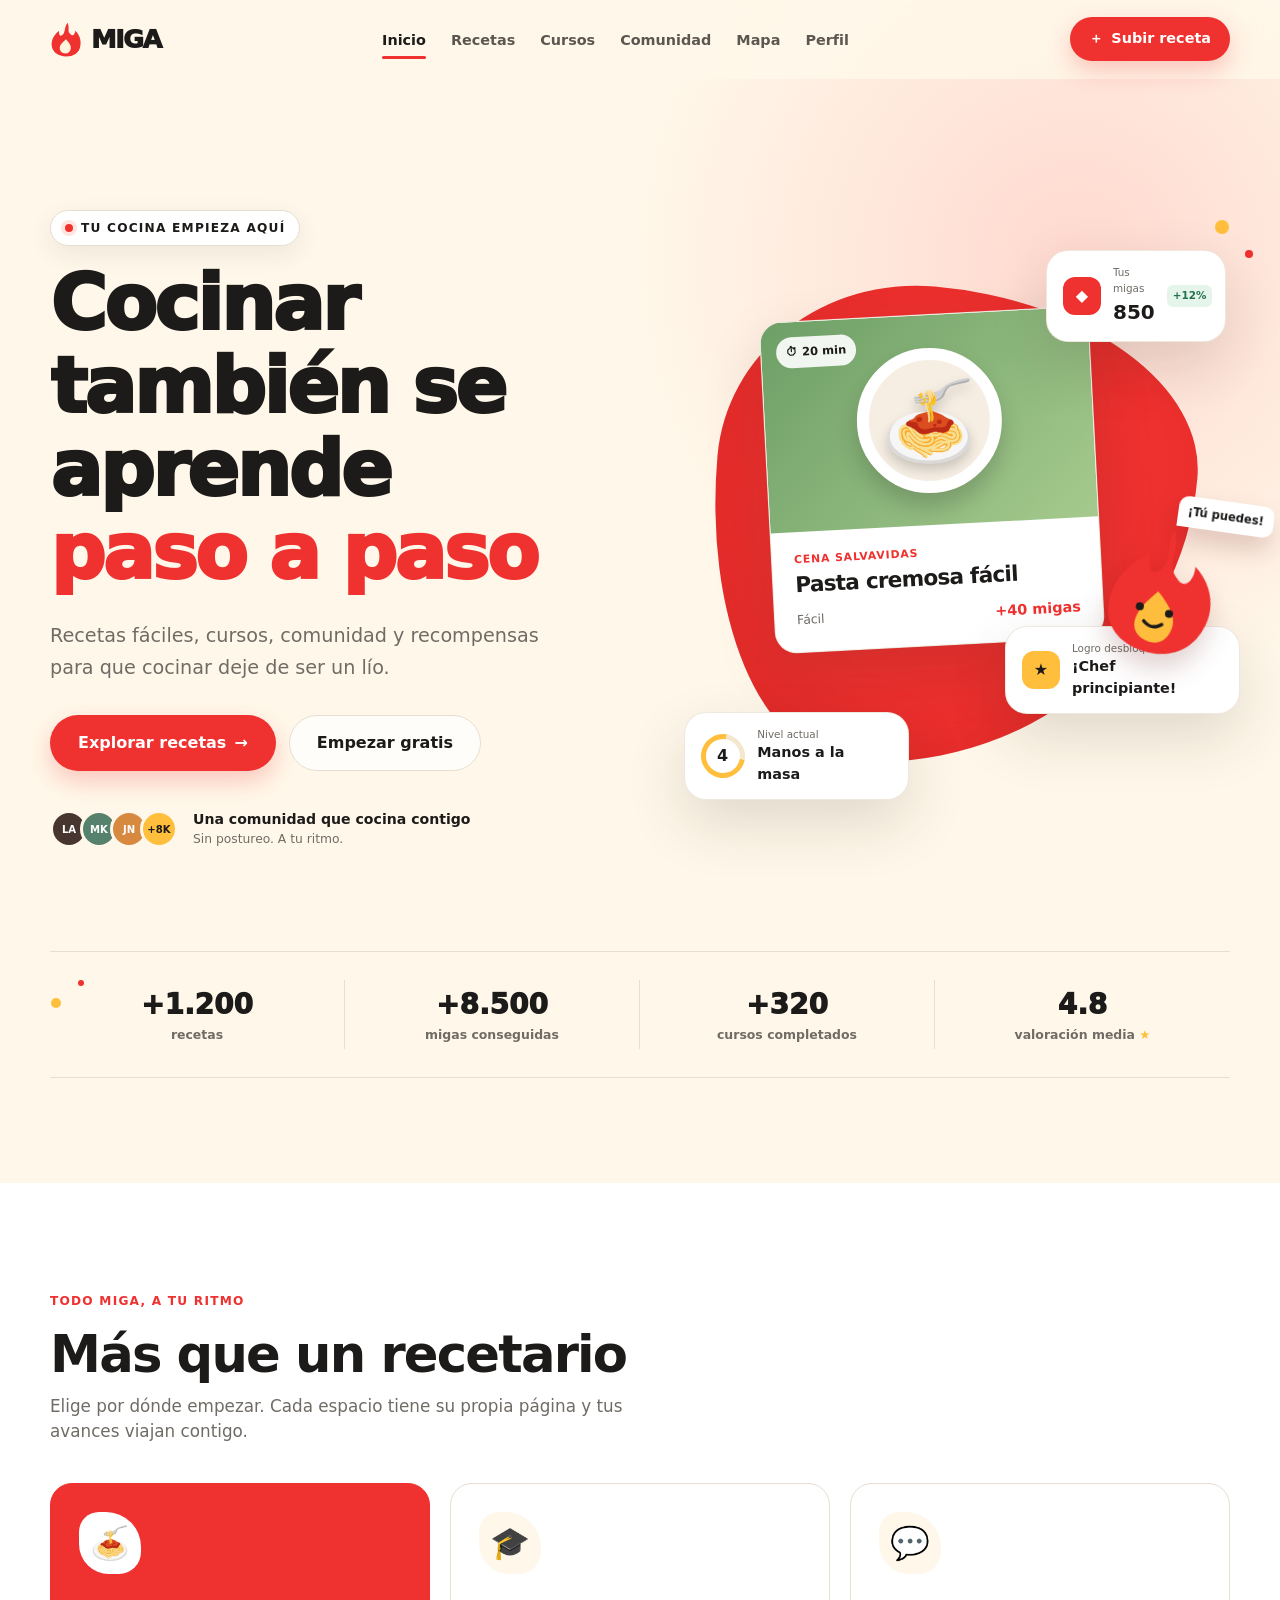
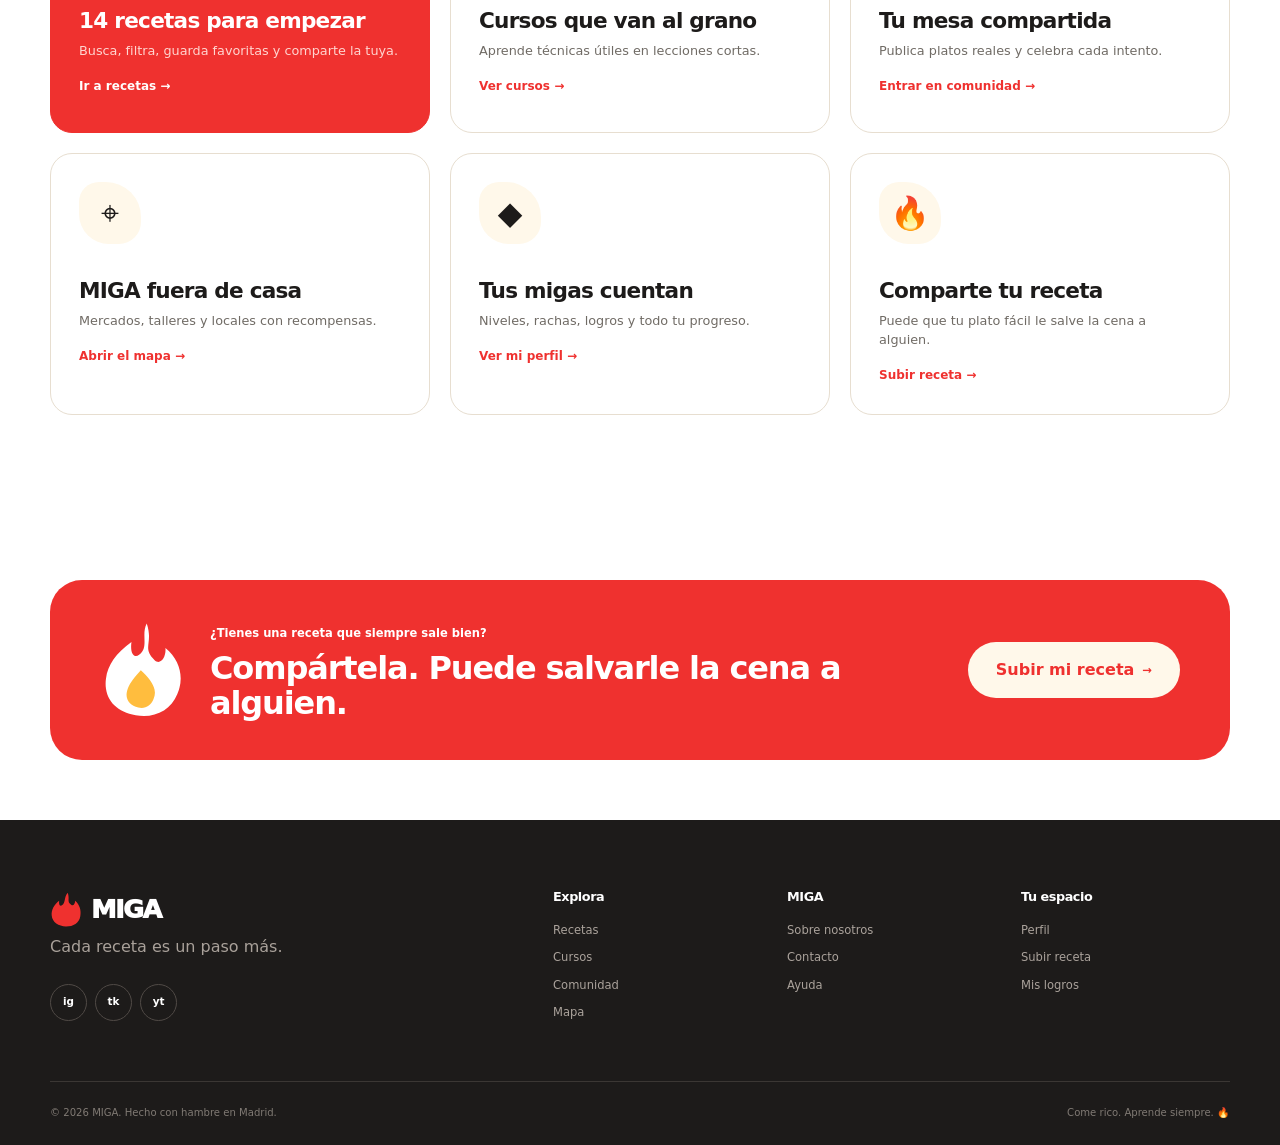
<file: index.html>
<!doctype html>
<html lang="es">
<head>
  <meta charset="UTF-8">
  <meta name="viewport" content="width=device-width, initial-scale=1.0">
  <meta name="theme-color" content="#ef312f">
  <meta name="description" content="MIGA: recetas fáciles, cursos, comunidad y recompensas para aprender a cocinar.">
  <title>MIGA — Cocina a tu manera</title>
  <link rel="stylesheet" href="styles.css">
</head>
<body data-page="home">
  <a class="skip-link" href="#main-content">Saltar al contenido</a>
  <header class="site-header">
    <div class="header-inner container">
      <a class="brand" href="index.html" aria-label="MIGA, volver al inicio">
        <span class="brand-mark" aria-hidden="true"><svg viewBox="0 0 56 64"><path d="M31 3c4 12-2 15 6 21 4 3 7-2 7-7 8 7 11 17 9 27-2 12-12 18-25 18S4 55 3 43c-1-10 4-19 13-26-1 8 2 10 5 8 7-5 3-14 10-22Z" fill="currentColor"/><path d="M28 32c6 7 10 12 8 18-1 4-4 7-9 7-6 0-10-4-10-10 0-5 4-9 11-15Z" fill="#fff4dc"/></svg></span>
        <span>MIGA</span>
      </a>
      <button class="menu-toggle" type="button" aria-label="Abrir menú" aria-expanded="false" aria-controls="main-nav"><span></span><span></span><span></span></button>
      <nav class="main-nav" id="main-nav" aria-label="Navegación principal">
        <a class="nav-link active" href="index.html">Inicio</a>
        <a class="nav-link" href="recetas.html">Recetas</a>
        <a class="nav-link" href="cursos.html">Cursos</a>
        <a class="nav-link" href="comunidad.html">Comunidad</a>
        <a class="nav-link" href="mapa.html">Mapa</a>
        <a class="nav-link" href="perfil.html">Perfil</a>
      </nav>
      <a class="button button-primary header-cta" href="recetas.html#subir"><span aria-hidden="true">＋</span> Subir receta</a>
    </div>
  </header>

  <main id="main-content">
    <section class="hero section" id="home">
      <div class="hero-spark hero-spark-one" aria-hidden="true"></div><div class="hero-spark hero-spark-two" aria-hidden="true"></div>
      <div class="container hero-grid">
        <div class="hero-copy reveal">
          <div class="eyebrow"><span class="eyebrow-dot"></span> Tu cocina empieza aquí</div>
          <h1>Cocinar también se aprende <span>paso a paso</span></h1>
          <p class="hero-subtitle">Recetas fáciles, cursos, comunidad y recompensas para que cocinar deje de ser un lío.</p>
          <div class="hero-actions">
            <a class="button button-primary button-large" href="recetas.html">Explorar recetas <span aria-hidden="true">→</span></a>
            <a class="button button-light button-large" href="perfil.html" data-start-free>Empezar gratis</a>
          </div>
          <div class="hero-proof"><div class="avatar-stack" aria-hidden="true"><span>LA</span><span>MK</span><span>JN</span><span>+8K</span></div><div><strong>Una comunidad que cocina contigo</strong><small>Sin postureo. A tu ritmo.</small></div></div>
        </div>
        <div class="hero-visual reveal" aria-label="Vista previa de la plataforma MIGA">
          <div class="organic-shape" aria-hidden="true"></div>
          <article class="hero-recipe-card floating-card">
            <div class="recipe-visual visual-pasta"><span class="time-chip">⏱ 20 min</span><div class="food-bowl" aria-hidden="true"><span>🍝</span></div></div>
            <div class="hero-card-body"><div class="card-kicker">Cena salvavidas</div><h3>Pasta cremosa fácil</h3><div class="mini-meta"><span>Fácil</span><strong>+40 migas</strong></div></div>
          </article>
          <div class="points-card floating-card"><span class="mini-icon crumb-icon" aria-hidden="true">◆</span><div><small>Tus migas</small><strong id="hero-points">850</strong></div><span class="trend">+12%</span></div>
          <div class="achievement-card floating-card"><span class="mini-icon trophy-icon" aria-hidden="true">★</span><div><small>Logro desbloqueado</small><strong>¡Chef principiante!</strong></div></div>
          <div class="level-card floating-card"><div class="level-ring"><span>4</span></div><div><small>Nivel actual</small><strong>Manos a la masa</strong></div></div>
          <div class="flame-buddy" aria-label="Flami, la mascota de MIGA"><svg viewBox="0 0 100 118" aria-hidden="true"><path d="M55 4c8 24-6 28 9 43 7 7 14-3 13-14 18 15 22 36 14 54-8 20-28 29-49 25C18 108 4 92 7 69c2-16 12-30 30-43-2 15 4 19 9 15C58 32 48 17 55 4Z" fill="#ef312f"/><path d="M48 59c13 12 20 23 15 34-3 8-10 12-18 10-10-2-16-10-13-20 2-8 8-15 16-24Z" fill="#ffbd3e"/><circle cx="34" cy="74" r="3.5" fill="#1c1b1a"/><circle cx="60" cy="77" r="3.5" fill="#1c1b1a"/><path d="M39 86c5 5 11 5 16 1" fill="none" stroke="#1c1b1a" stroke-width="3" stroke-linecap="round"/></svg><span>¡Tú puedes!</span></div>
        </div>
      </div>
      <div class="container stats-strip reveal" aria-label="Datos de MIGA">
        <div class="stat"><strong>+1.200</strong><span>recetas</span></div><div class="stat"><strong>+8.500</strong><span>migas conseguidas</span></div><div class="stat"><strong>+320</strong><span>cursos completados</span></div><div class="stat"><strong>4.8</strong><span>valoración media <span aria-hidden="true">★</span></span></div>
      </div>
    </section>

    <section class="overview-section section">
      <div class="container">
        <div class="section-heading reveal"><div><span class="section-tag">Todo MIGA, a tu ritmo</span><h2>Más que un recetario</h2><p>Elige por dónde empezar. Cada espacio tiene su propia página y tus avances viajan contigo.</p></div></div>
        <div class="overview-grid">
          <a class="overview-card featured reveal" href="recetas.html"><span class="overview-icon">🍝</span><h3>14 recetas para empezar</h3><p>Busca, filtra, guarda favoritas y comparte la tuya.</p><b>Ir a recetas →</b></a>
          <a class="overview-card reveal" href="cursos.html"><span class="overview-icon">🎓</span><h3>Cursos que van al grano</h3><p>Aprende técnicas útiles en lecciones cortas.</p><b>Ver cursos →</b></a>
          <a class="overview-card reveal" href="comunidad.html"><span class="overview-icon">💬</span><h3>Tu mesa compartida</h3><p>Publica platos reales y celebra cada intento.</p><b>Entrar en comunidad →</b></a>
          <a class="overview-card reveal" href="mapa.html"><span class="overview-icon">⌖</span><h3>MIGA fuera de casa</h3><p>Mercados, talleres y locales con recompensas.</p><b>Abrir el mapa →</b></a>
          <a class="overview-card reveal" href="perfil.html"><span class="overview-icon">◆</span><h3>Tus migas cuentan</h3><p>Niveles, rachas, logros y todo tu progreso.</p><b>Ver mi perfil →</b></a>
          <a class="overview-card reveal" href="recetas.html#subir"><span class="overview-icon">🔥</span><h3>Comparte tu receta</h3><p>Puede que tu plato fácil le salve la cena a alguien.</p><b>Subir receta →</b></a>
        </div>
      </div>
    </section>

    <section class="cta-section section">
      <div class="container cta-card reveal"><div class="cta-flame" aria-hidden="true"><svg viewBox="0 0 100 118"><path d="M55 4c8 24-6 28 9 43 7 7 14-3 13-14 18 15 22 36 14 54-8 20-28 29-49 25C18 108 4 92 7 69c2-16 12-30 30-43-2 15 4 19 9 15C58 32 48 17 55 4Z" fill="currentColor"/><path d="M48 59c13 12 20 23 15 34-3 8-10 12-18 10-10-2-16-10-13-20 2-8 8-15 16-24Z" fill="#ffbd3e"/></svg></div><div><span>¿Tienes una receta que siempre sale bien?</span><h2>Compártela. Puede salvarle la cena a alguien.</h2></div><a class="button button-cream button-large" href="recetas.html#subir">Subir mi receta <span aria-hidden="true">→</span></a></div>
    </section>
  </main>

  <footer class="site-footer">
    <div class="container footer-main"><div class="footer-brand"><a class="brand brand-footer" href="index.html"><span class="brand-mark" aria-hidden="true"><svg viewBox="0 0 56 64"><path d="M31 3c4 12-2 15 6 21 4 3 7-2 7-7 8 7 11 17 9 27-2 12-12 18-25 18S4 55 3 43c-1-10 4-19 13-26-1 8 2 10 5 8 7-5 3-14 10-22Z" fill="currentColor"/></svg></span><span>MIGA</span></a><p>Cada receta es un paso más.</p><div class="socials"><a href="#" aria-label="Instagram">ig</a><a href="#" aria-label="TikTok">tk</a><a href="#" aria-label="YouTube">yt</a></div></div><div class="footer-links"><div><h3>Explora</h3><a href="recetas.html">Recetas</a><a href="cursos.html">Cursos</a><a href="comunidad.html">Comunidad</a><a href="mapa.html">Mapa</a></div><div><h3>MIGA</h3><a href="index.html">Sobre nosotros</a><a href="#">Contacto</a><a href="#">Ayuda</a></div><div><h3>Tu espacio</h3><a href="perfil.html">Perfil</a><a href="recetas.html#subir">Subir receta</a><a href="perfil.html">Mis logros</a></div></div></div>
    <div class="container footer-bottom"><span>© 2026 MIGA. Hecho con hambre en Madrid.</span><span>Come rico. Aprende siempre. 🔥</span></div>
  </footer>
  <div class="toast" id="toast" role="status" aria-live="polite"><span class="toast-icon">✓</span><div><strong id="toast-title">¡Hecho!</strong><span id="toast-message"></span></div></div>
  <script src="script.js"></script>
</body>
</html>
</file>
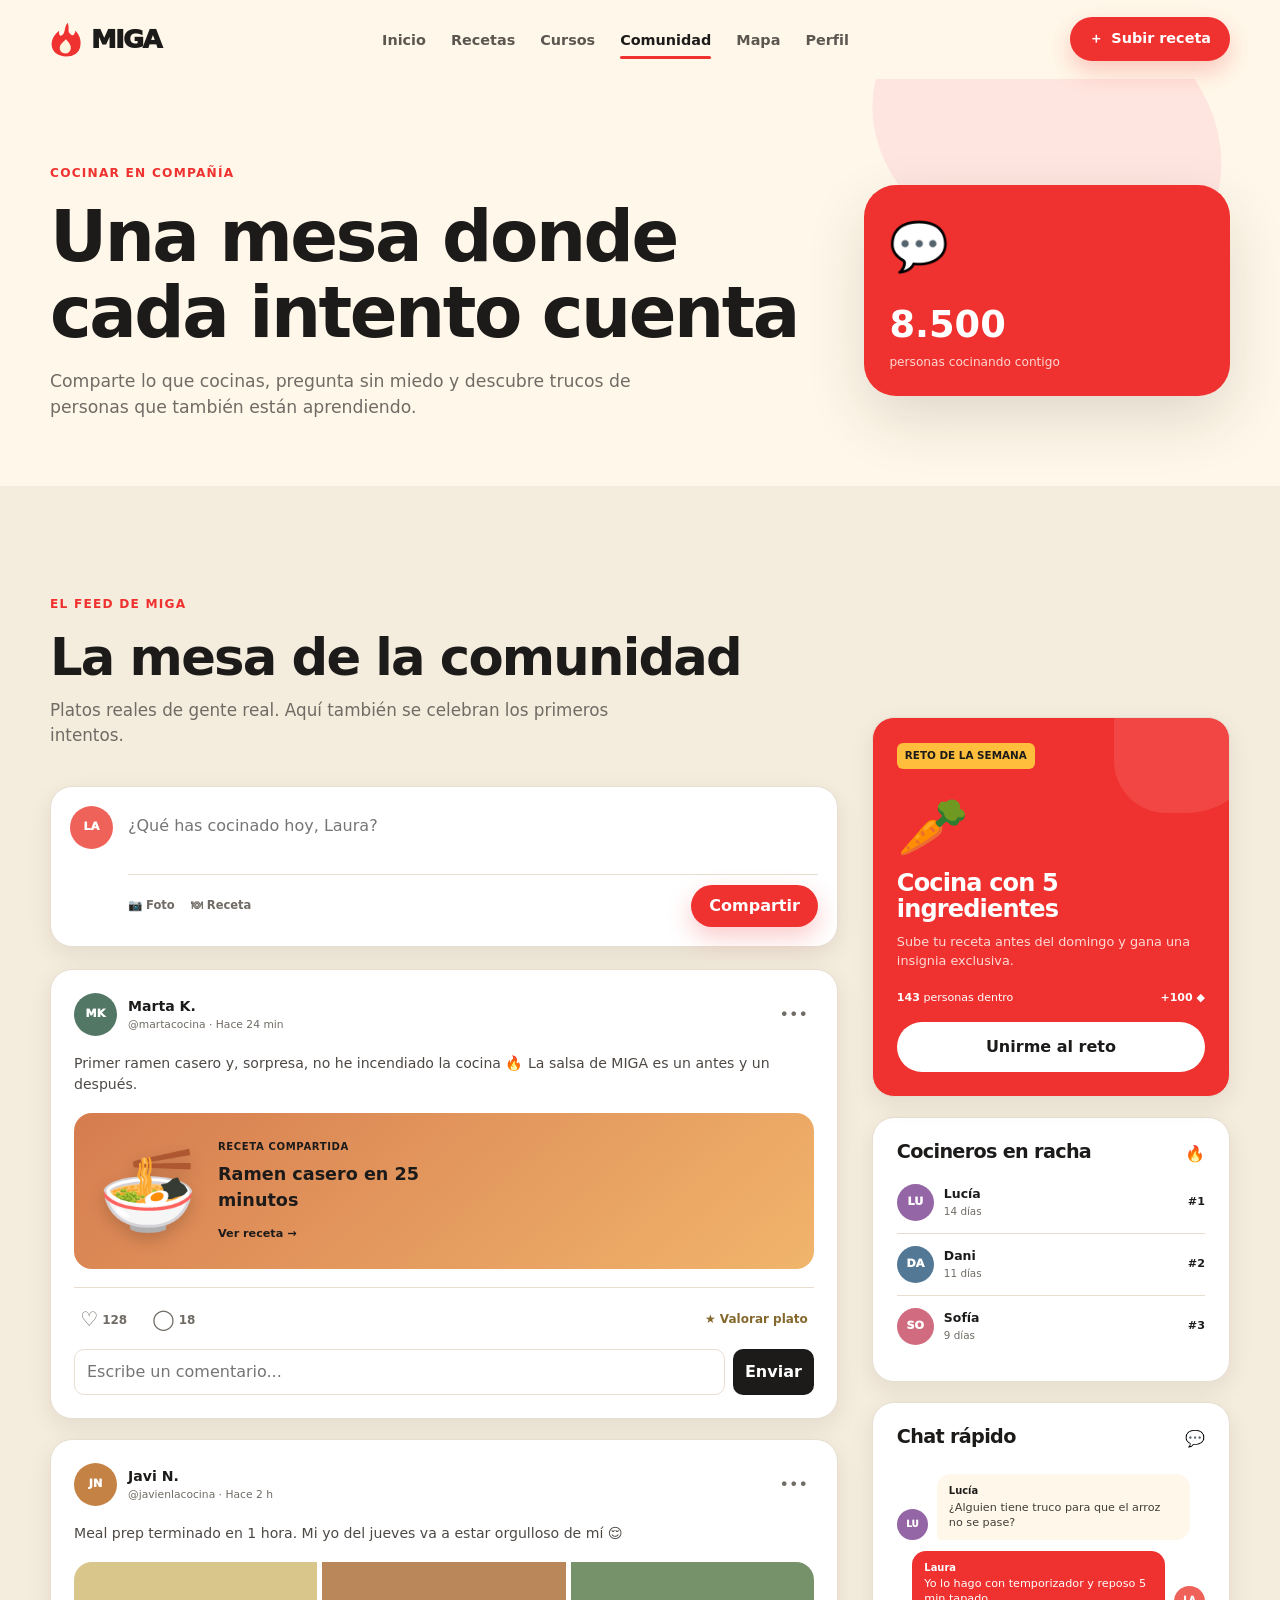
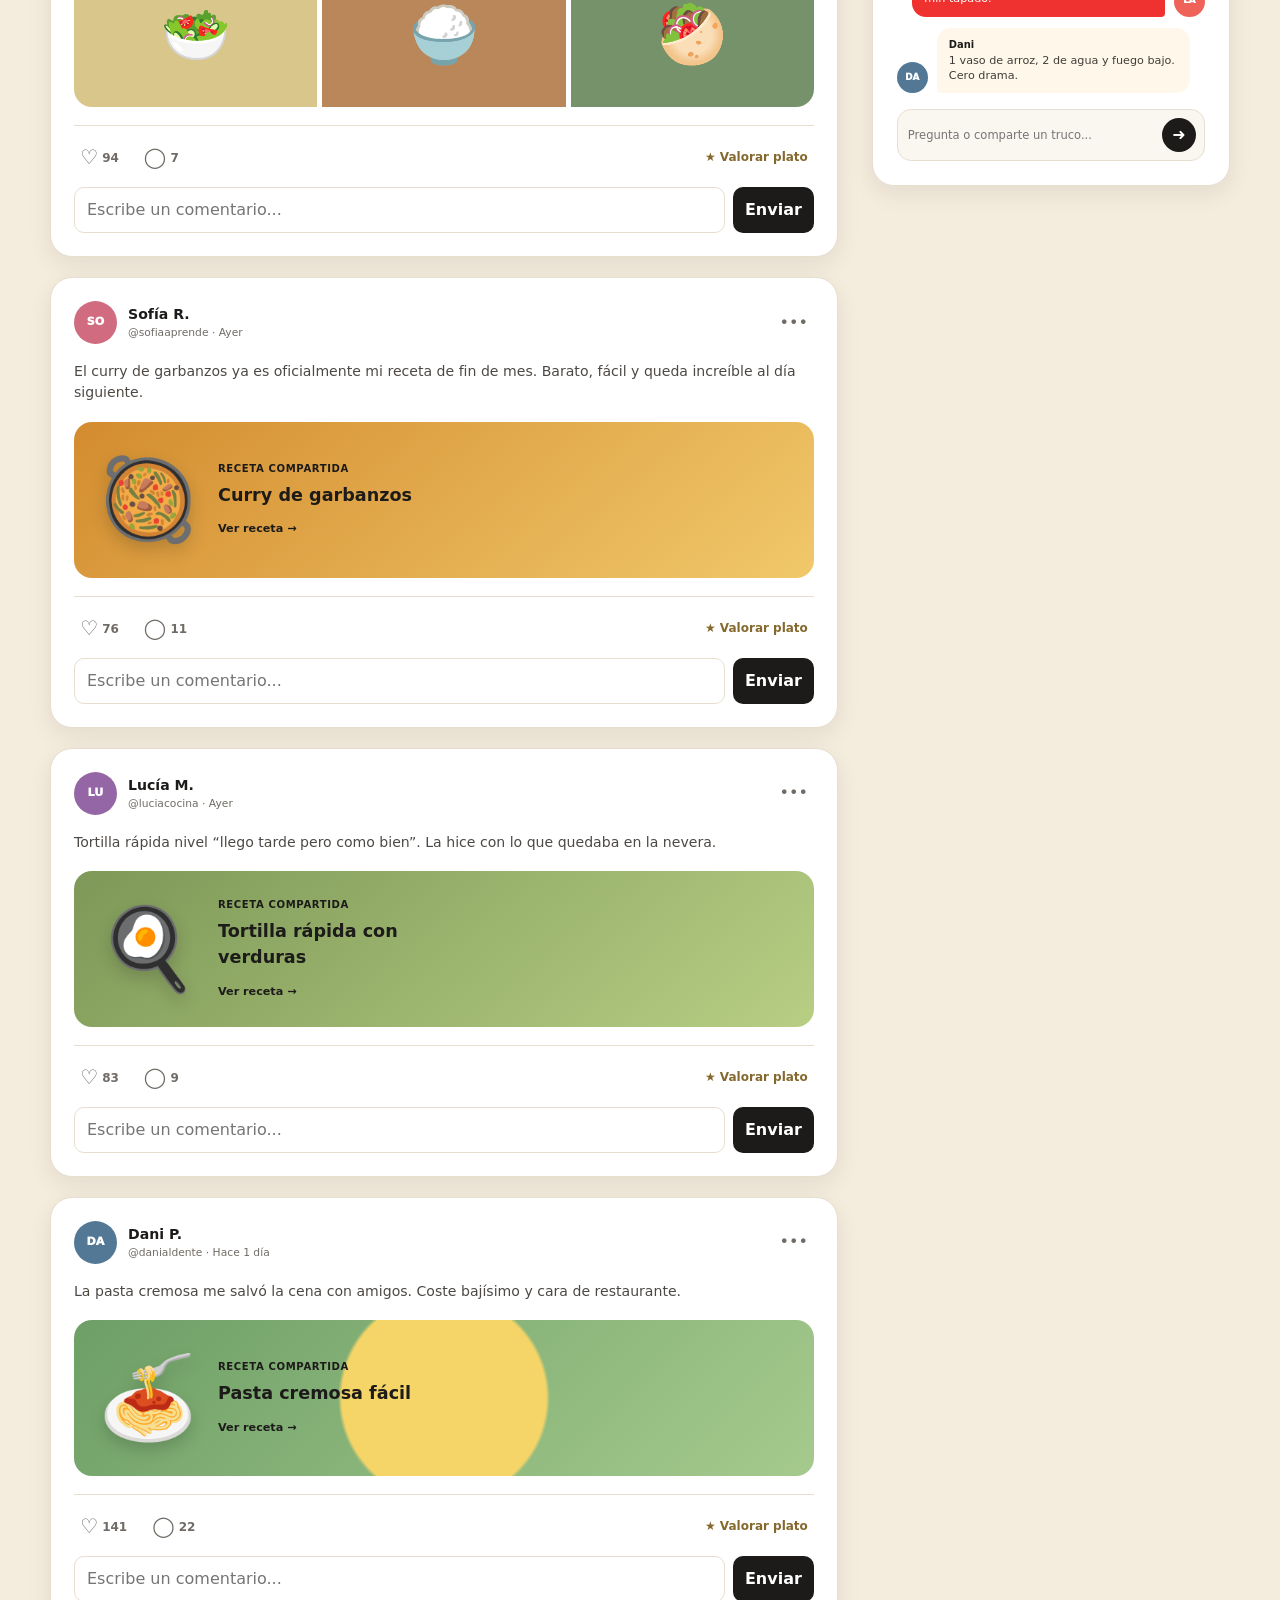
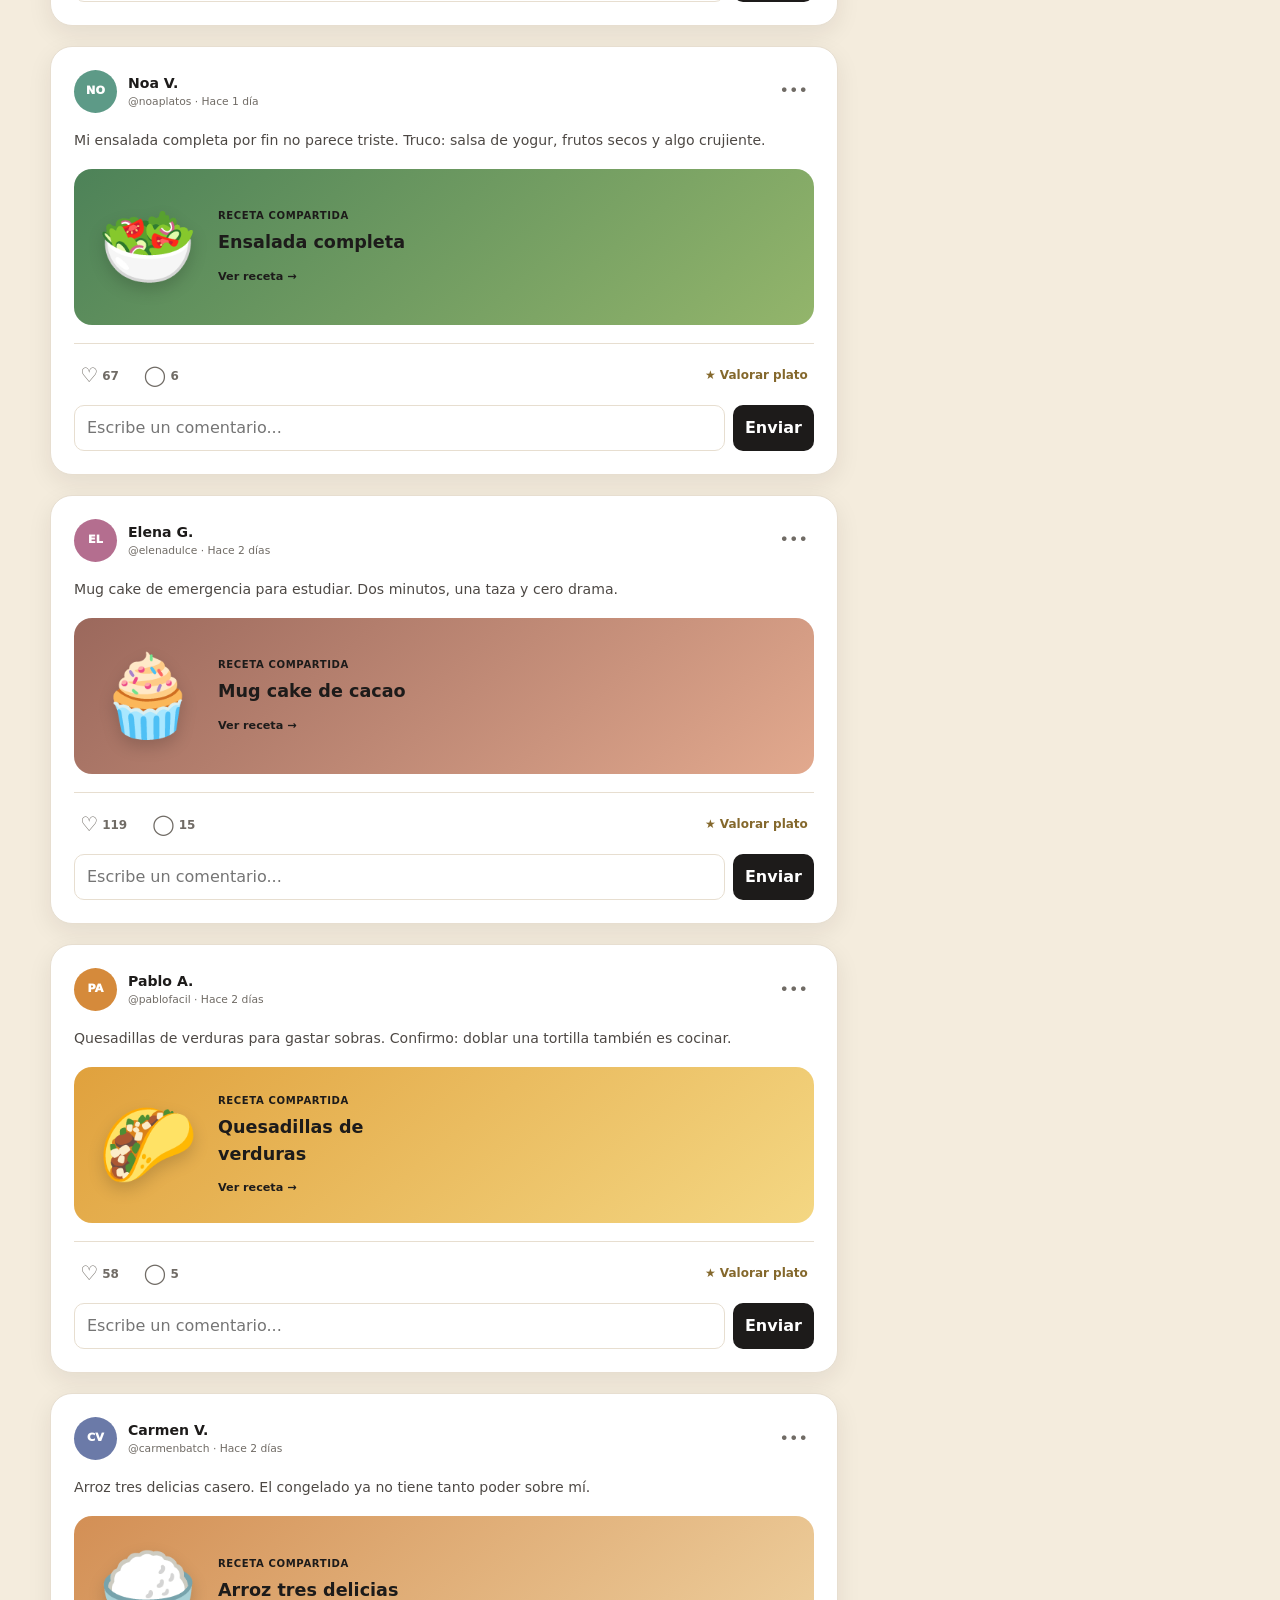
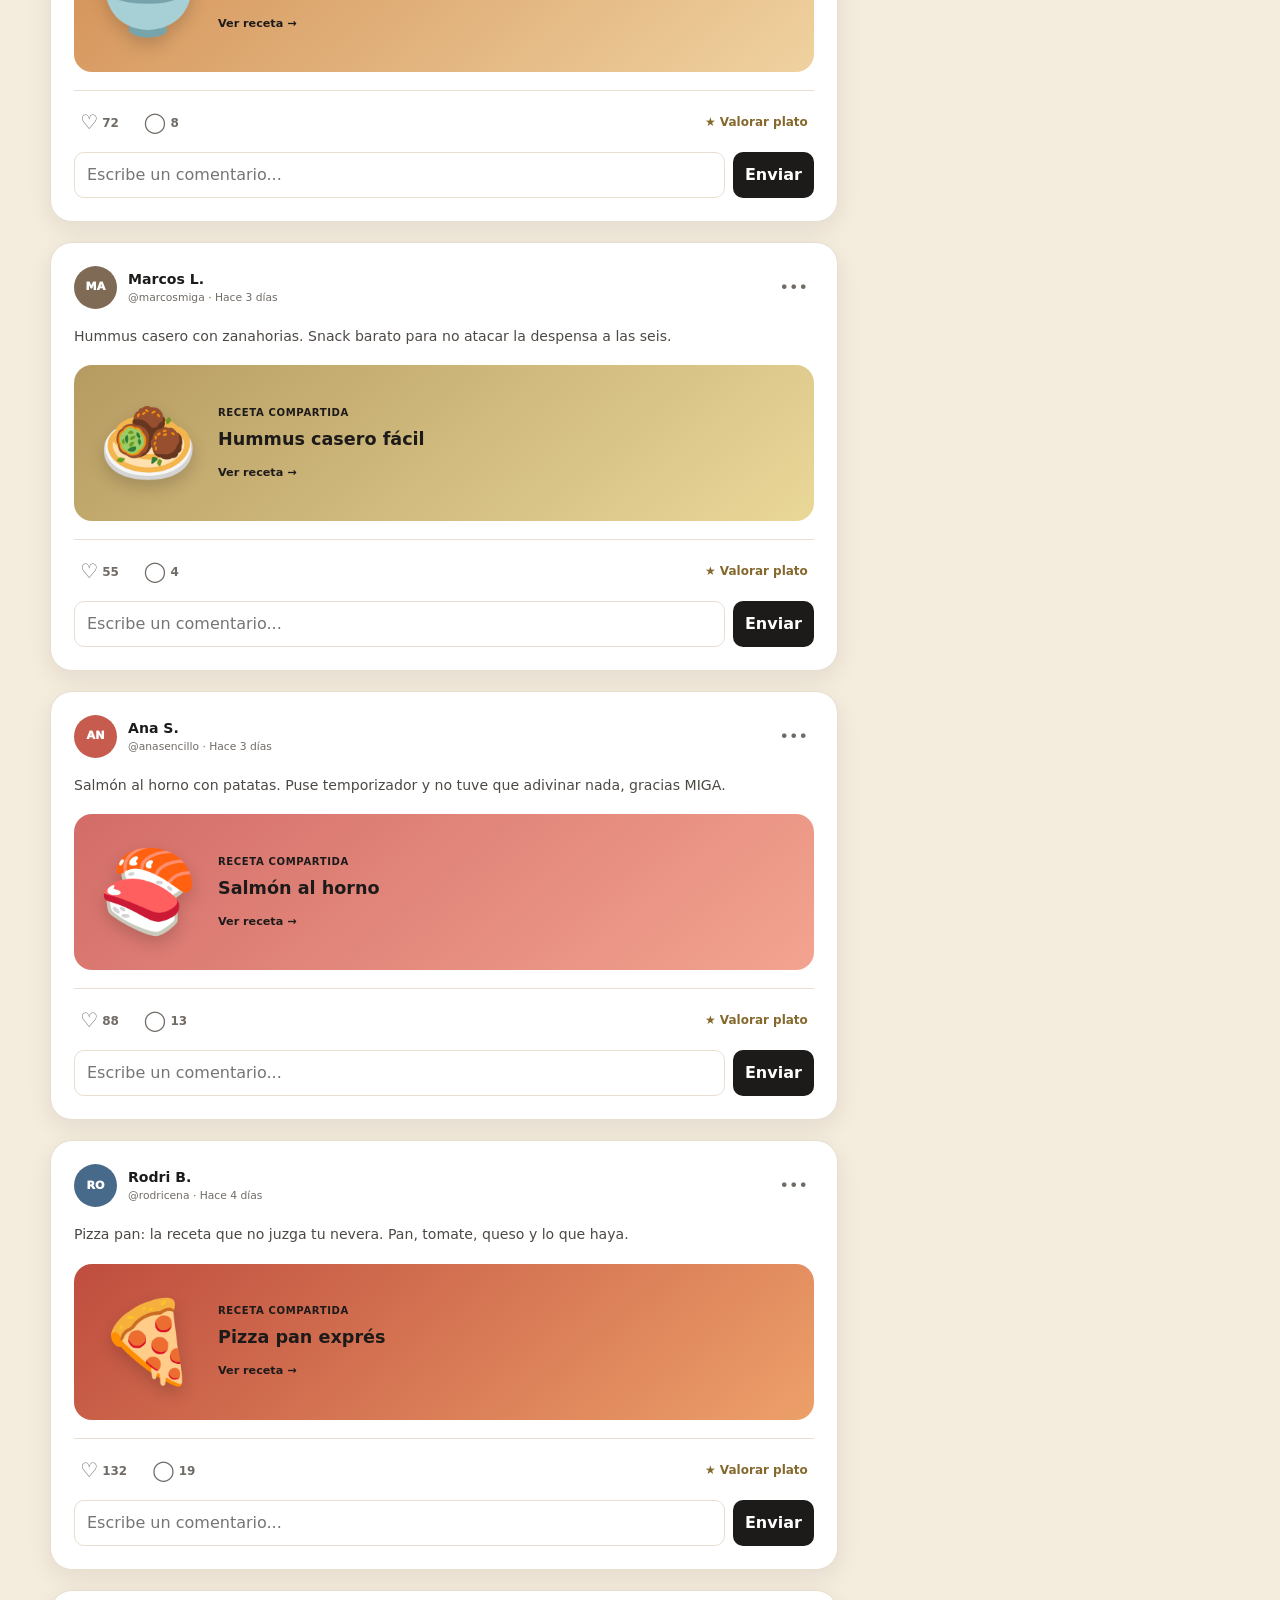
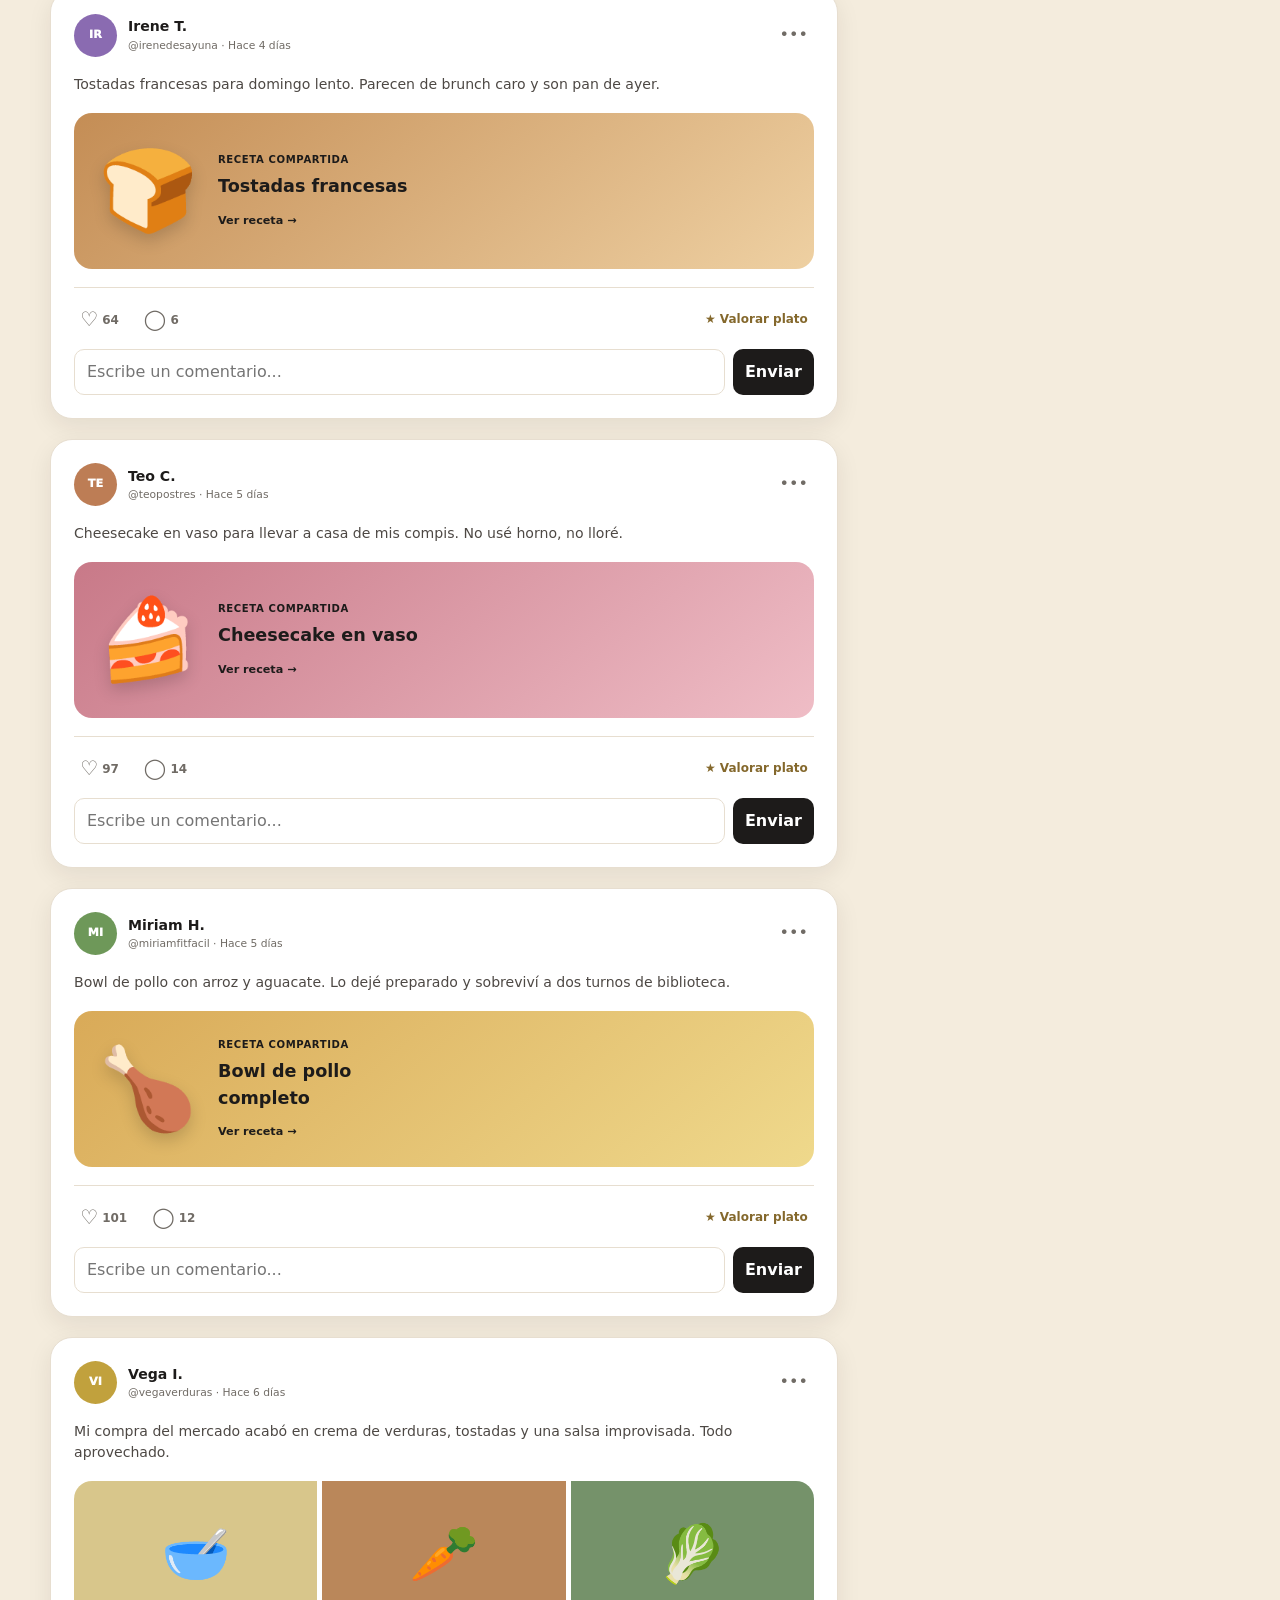
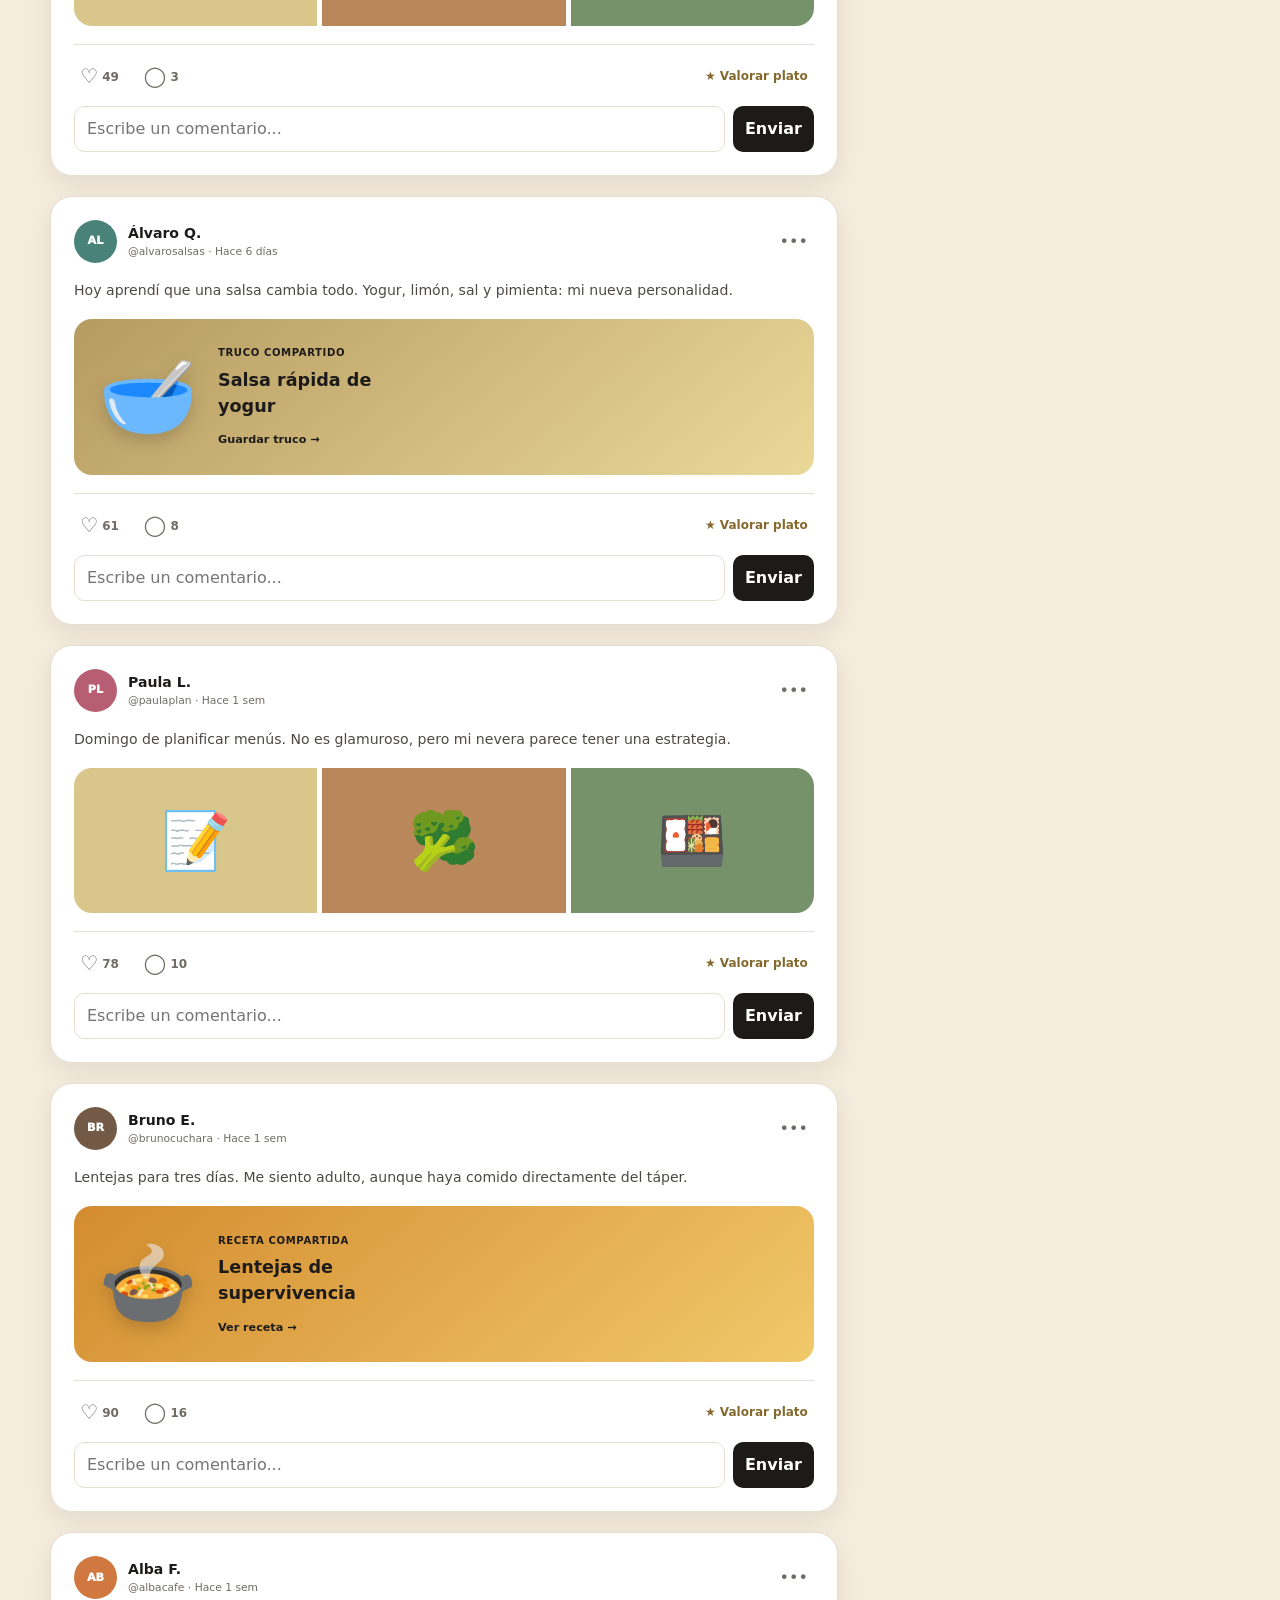
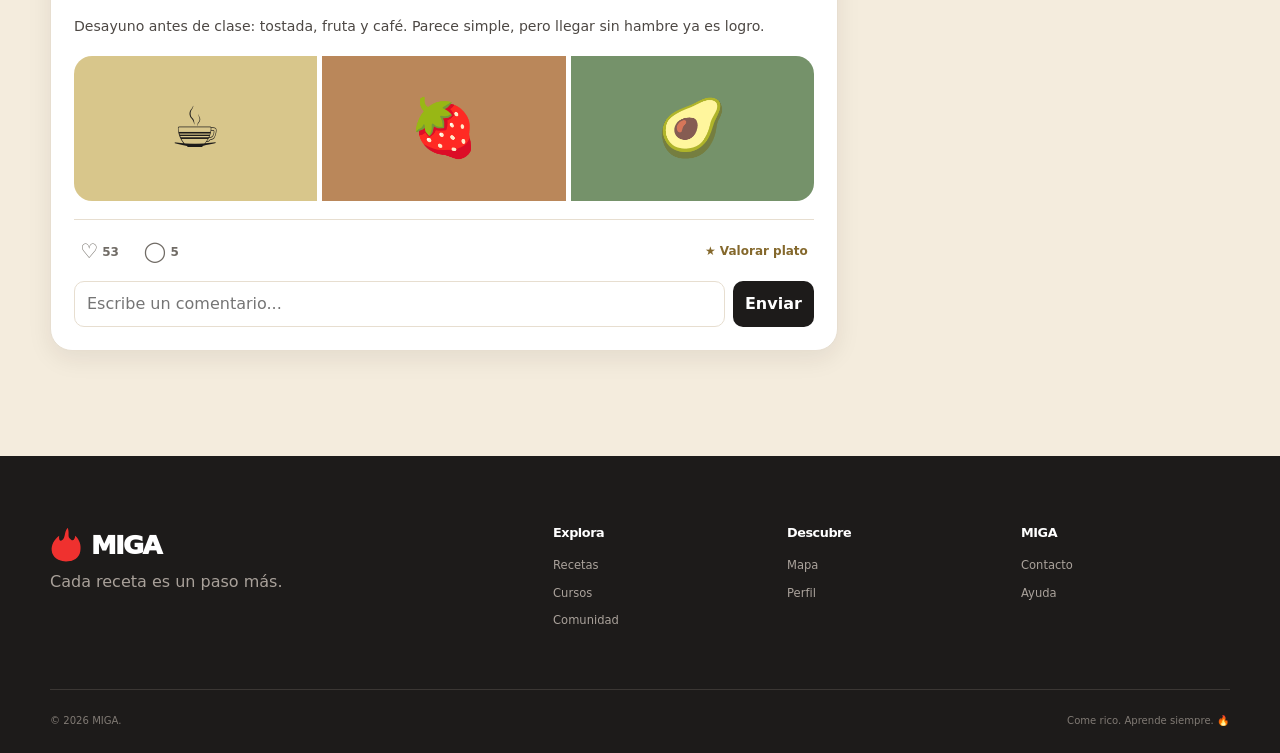
<file: comunidad.html>
<!doctype html><html lang="es"><head><meta charset="UTF-8"><meta name="viewport" content="width=device-width, initial-scale=1.0"><meta name="theme-color" content="#ef312f"><meta name="description" content="La comunidad MIGA: platos reales, retos y personas que aprenden a cocinar juntas."><title>Comunidad — MIGA</title><link rel="stylesheet" href="styles.css"></head>
<body data-page="community"><a class="skip-link" href="#main-content">Saltar al contenido</a>
  <header class="site-header"><div class="header-inner container"><a class="brand" href="index.html" aria-label="MIGA, volver al inicio"><span class="brand-mark" aria-hidden="true"><svg viewBox="0 0 56 64"><path d="M31 3c4 12-2 15 6 21 4 3 7-2 7-7 8 7 11 17 9 27-2 12-12 18-25 18S4 55 3 43c-1-10 4-19 13-26-1 8 2 10 5 8 7-5 3-14 10-22Z" fill="currentColor"/><path d="M28 32c6 7 10 12 8 18-1 4-4 7-9 7-6 0-10-4-10-10 0-5 4-9 11-15Z" fill="#fff4dc"/></svg></span><span>MIGA</span></a><button class="menu-toggle" type="button" aria-label="Abrir menú" aria-expanded="false" aria-controls="main-nav"><span></span><span></span><span></span></button><nav class="main-nav" id="main-nav" aria-label="Navegación principal"><a class="nav-link" href="index.html">Inicio</a><a class="nav-link" href="recetas.html">Recetas</a><a class="nav-link" href="cursos.html">Cursos</a><a class="nav-link active" href="comunidad.html">Comunidad</a><a class="nav-link" href="mapa.html">Mapa</a><a class="nav-link" href="perfil.html">Perfil</a></nav><a class="button button-primary header-cta" href="recetas.html#subir"><span aria-hidden="true">＋</span> Subir receta</a></div></header>
  <main class="page-main" id="main-content">
    <section class="page-hero"><div class="container page-hero-grid"><div class="reveal"><span class="section-tag">Cocinar en compañía</span><h1>Una mesa donde cada intento cuenta</h1><p>Comparte lo que cocinas, pregunta sin miedo y descubre trucos de personas que también están aprendiendo.</p></div><div class="page-hero-panel reveal"><span class="panel-emoji" aria-hidden="true">💬</span><strong>8.500</strong><span>personas cocinando contigo</span></div></div></section>
    <section class="community-section section" id="comunidad"><div class="container community-layout"><div class="community-main">
      <div class="section-heading reveal"><div><span class="section-tag">El feed de MIGA</span><h2>La mesa de la comunidad</h2><p>Platos reales de gente real. Aquí también se celebran los primeros intentos.</p></div></div>
      <form class="share-box reveal" id="quick-share-form"><div class="user-avatar avatar-la">LA</div><div class="share-content"><label class="sr-only" for="share-text">Comparte algo con la comunidad</label><textarea id="share-text" rows="2" maxlength="180" placeholder="¿Qué has cocinado hoy, Laura?"></textarea><div class="share-actions"><div class="share-options" aria-label="Opciones de publicación"><span>📷 Foto</span><span>🍽 Receta</span></div><button class="button button-primary button-small" type="submit">Compartir</button></div></div></form>
      <div class="feed" id="community-feed">
        <article class="post-card reveal" data-post-id="post-1"><header class="post-header"><div class="user-avatar avatar-mk">MK</div><div><strong>Marta K.</strong><span>@martacocina · Hace 24 min</span></div><button class="icon-button" type="button" aria-label="Más opciones">•••</button></header><p>Primer ramen casero y, sorpresa, no he incendiado la cocina 🔥 La salsa de MIGA es un antes y un después.</p><div class="post-recipe visual-ramen"><div class="post-food" aria-hidden="true">🍜</div><div><span>Receta compartida</span><strong>Ramen casero en 25 minutos</strong><small>Ver receta →</small></div></div><div class="post-reactions"><button class="reaction-button like-button" type="button" aria-pressed="false"><span aria-hidden="true">♡</span> <b>128</b></button><button class="reaction-button comment-toggle" type="button"><span aria-hidden="true">◯</span> 18</button><button class="rate-button" type="button">★ Valorar plato</button></div><form class="comment-form" hidden><label class="sr-only">Añadir comentario</label><input type="text" maxlength="120" placeholder="Escribe un comentario..."><button type="submit">Enviar</button></form></article>
        <article class="post-card reveal" data-post-id="post-2"><header class="post-header"><div class="user-avatar avatar-jn">JN</div><div><strong>Javi N.</strong><span>@javienlacocina · Hace 2 h</span></div><button class="icon-button" type="button" aria-label="Más opciones">•••</button></header><p>Meal prep terminado en 1 hora. Mi yo del jueves va a estar orgulloso de mí 😌</p><div class="post-gallery" aria-label="Tres preparaciones de meal prep"><div>🥗</div><div>🍚</div><div>🥙</div></div><div class="post-reactions"><button class="reaction-button like-button" type="button" aria-pressed="false"><span aria-hidden="true">♡</span> <b>94</b></button><button class="reaction-button comment-toggle" type="button"><span aria-hidden="true">◯</span> 7</button><button class="rate-button" type="button">★ Valorar plato</button></div><form class="comment-form" hidden><label class="sr-only">Añadir comentario</label><input type="text" maxlength="120" placeholder="Escribe un comentario..."><button type="submit">Enviar</button></form></article>
        <article class="post-card reveal" data-post-id="post-3"><header class="post-header"><div class="user-avatar avatar-so">SO</div><div><strong>Sofía R.</strong><span>@sofiaaprende · Ayer</span></div><button class="icon-button" type="button" aria-label="Más opciones">•••</button></header><p>El curry de garbanzos ya es oficialmente mi receta de fin de mes. Barato, fácil y queda increíble al día siguiente.</p><div class="post-recipe visual-curry"><div class="post-food" aria-hidden="true">🥘</div><div><span>Receta compartida</span><strong>Curry de garbanzos</strong><small>Ver receta →</small></div></div><div class="post-reactions"><button class="reaction-button like-button" type="button" aria-pressed="false"><span aria-hidden="true">♡</span> <b>76</b></button><button class="reaction-button comment-toggle" type="button"><span aria-hidden="true">◯</span> 11</button><button class="rate-button" type="button">★ Valorar plato</button></div><form class="comment-form" hidden><label class="sr-only">Añadir comentario</label><input type="text" maxlength="120" placeholder="Escribe un comentario..."><button type="submit">Enviar</button></form></article>
        <article class="post-card reveal" data-post-id="post-4"><header class="post-header"><div class="user-avatar avatar-lu">LU</div><div><strong>Lucía M.</strong><span>@luciacocina · Ayer</span></div><button class="icon-button" type="button" aria-label="Más opciones">•••</button></header><p>Tortilla rápida nivel “llego tarde pero como bien”. La hice con lo que quedaba en la nevera.</p><div class="post-recipe visual-tortilla"><div class="post-food" aria-hidden="true">🍳</div><div><span>Receta compartida</span><strong>Tortilla rápida con verduras</strong><small>Ver receta →</small></div></div><div class="post-reactions"><button class="reaction-button like-button" type="button" aria-pressed="false"><span aria-hidden="true">♡</span> <b>83</b></button><button class="reaction-button comment-toggle" type="button"><span aria-hidden="true">◯</span> 9</button><button class="rate-button" type="button">★ Valorar plato</button></div><form class="comment-form" hidden><label class="sr-only">Añadir comentario</label><input type="text" maxlength="120" placeholder="Escribe un comentario..."><button type="submit">Enviar</button></form></article>
        <article class="post-card reveal" data-post-id="post-5"><header class="post-header"><div class="user-avatar avatar-da">DA</div><div><strong>Dani P.</strong><span>@danialdente · Hace 1 día</span></div><button class="icon-button" type="button" aria-label="Más opciones">•••</button></header><p>La pasta cremosa me salvó la cena con amigos. Coste bajísimo y cara de restaurante.</p><div class="post-recipe visual-pasta"><div class="post-food" aria-hidden="true">🍝</div><div><span>Receta compartida</span><strong>Pasta cremosa fácil</strong><small>Ver receta →</small></div></div><div class="post-reactions"><button class="reaction-button like-button" type="button" aria-pressed="false"><span aria-hidden="true">♡</span> <b>141</b></button><button class="reaction-button comment-toggle" type="button"><span aria-hidden="true">◯</span> 22</button><button class="rate-button" type="button">★ Valorar plato</button></div><form class="comment-form" hidden><label class="sr-only">Añadir comentario</label><input type="text" maxlength="120" placeholder="Escribe un comentario..."><button type="submit">Enviar</button></form></article>
        <article class="post-card reveal" data-post-id="post-6"><header class="post-header"><div class="user-avatar avatar-no">NO</div><div><strong>Noa V.</strong><span>@noaplatos · Hace 1 día</span></div><button class="icon-button" type="button" aria-label="Más opciones">•••</button></header><p>Mi ensalada completa por fin no parece triste. Truco: salsa de yogur, frutos secos y algo crujiente.</p><div class="post-recipe visual-salad"><div class="post-food" aria-hidden="true">🥗</div><div><span>Receta compartida</span><strong>Ensalada completa</strong><small>Ver receta →</small></div></div><div class="post-reactions"><button class="reaction-button like-button" type="button" aria-pressed="false"><span aria-hidden="true">♡</span> <b>67</b></button><button class="reaction-button comment-toggle" type="button"><span aria-hidden="true">◯</span> 6</button><button class="rate-button" type="button">★ Valorar plato</button></div><form class="comment-form" hidden><label class="sr-only">Añadir comentario</label><input type="text" maxlength="120" placeholder="Escribe un comentario..."><button type="submit">Enviar</button></form></article>
        <article class="post-card reveal" data-post-id="post-7"><header class="post-header"><div class="user-avatar avatar-el">EL</div><div><strong>Elena G.</strong><span>@elenadulce · Hace 2 días</span></div><button class="icon-button" type="button" aria-label="Más opciones">•••</button></header><p>Mug cake de emergencia para estudiar. Dos minutos, una taza y cero drama.</p><div class="post-recipe visual-cake"><div class="post-food" aria-hidden="true">🧁</div><div><span>Receta compartida</span><strong>Mug cake de cacao</strong><small>Ver receta →</small></div></div><div class="post-reactions"><button class="reaction-button like-button" type="button" aria-pressed="false"><span aria-hidden="true">♡</span> <b>119</b></button><button class="reaction-button comment-toggle" type="button"><span aria-hidden="true">◯</span> 15</button><button class="rate-button" type="button">★ Valorar plato</button></div><form class="comment-form" hidden><label class="sr-only">Añadir comentario</label><input type="text" maxlength="120" placeholder="Escribe un comentario..."><button type="submit">Enviar</button></form></article>
        <article class="post-card reveal" data-post-id="post-8"><header class="post-header"><div class="user-avatar avatar-pa">PA</div><div><strong>Pablo A.</strong><span>@pablofacil · Hace 2 días</span></div><button class="icon-button" type="button" aria-label="Más opciones">•••</button></header><p>Quesadillas de verduras para gastar sobras. Confirmo: doblar una tortilla también es cocinar.</p><div class="post-recipe visual-quesadilla"><div class="post-food" aria-hidden="true">🌮</div><div><span>Receta compartida</span><strong>Quesadillas de verduras</strong><small>Ver receta →</small></div></div><div class="post-reactions"><button class="reaction-button like-button" type="button" aria-pressed="false"><span aria-hidden="true">♡</span> <b>58</b></button><button class="reaction-button comment-toggle" type="button"><span aria-hidden="true">◯</span> 5</button><button class="rate-button" type="button">★ Valorar plato</button></div><form class="comment-form" hidden><label class="sr-only">Añadir comentario</label><input type="text" maxlength="120" placeholder="Escribe un comentario..."><button type="submit">Enviar</button></form></article>
        <article class="post-card reveal" data-post-id="post-9"><header class="post-header"><div class="user-avatar avatar-cv">CV</div><div><strong>Carmen V.</strong><span>@carmenbatch · Hace 2 días</span></div><button class="icon-button" type="button" aria-label="Más opciones">•••</button></header><p>Arroz tres delicias casero. El congelado ya no tiene tanto poder sobre mí.</p><div class="post-recipe visual-rice"><div class="post-food" aria-hidden="true">🍚</div><div><span>Receta compartida</span><strong>Arroz tres delicias</strong><small>Ver receta →</small></div></div><div class="post-reactions"><button class="reaction-button like-button" type="button" aria-pressed="false"><span aria-hidden="true">♡</span> <b>72</b></button><button class="reaction-button comment-toggle" type="button"><span aria-hidden="true">◯</span> 8</button><button class="rate-button" type="button">★ Valorar plato</button></div><form class="comment-form" hidden><label class="sr-only">Añadir comentario</label><input type="text" maxlength="120" placeholder="Escribe un comentario..."><button type="submit">Enviar</button></form></article>
        <article class="post-card reveal" data-post-id="post-10"><header class="post-header"><div class="user-avatar avatar-ma">MA</div><div><strong>Marcos L.</strong><span>@marcosmiga · Hace 3 días</span></div><button class="icon-button" type="button" aria-label="Más opciones">•••</button></header><p>Hummus casero con zanahorias. Snack barato para no atacar la despensa a las seis.</p><div class="post-recipe visual-hummus"><div class="post-food" aria-hidden="true">🧆</div><div><span>Receta compartida</span><strong>Hummus casero fácil</strong><small>Ver receta →</small></div></div><div class="post-reactions"><button class="reaction-button like-button" type="button" aria-pressed="false"><span aria-hidden="true">♡</span> <b>55</b></button><button class="reaction-button comment-toggle" type="button"><span aria-hidden="true">◯</span> 4</button><button class="rate-button" type="button">★ Valorar plato</button></div><form class="comment-form" hidden><label class="sr-only">Añadir comentario</label><input type="text" maxlength="120" placeholder="Escribe un comentario..."><button type="submit">Enviar</button></form></article>
        <article class="post-card reveal" data-post-id="post-11"><header class="post-header"><div class="user-avatar avatar-an">AN</div><div><strong>Ana S.</strong><span>@anasencillo · Hace 3 días</span></div><button class="icon-button" type="button" aria-label="Más opciones">•••</button></header><p>Salmón al horno con patatas. Puse temporizador y no tuve que adivinar nada, gracias MIGA.</p><div class="post-recipe visual-salmon"><div class="post-food" aria-hidden="true">🍣</div><div><span>Receta compartida</span><strong>Salmón al horno</strong><small>Ver receta →</small></div></div><div class="post-reactions"><button class="reaction-button like-button" type="button" aria-pressed="false"><span aria-hidden="true">♡</span> <b>88</b></button><button class="reaction-button comment-toggle" type="button"><span aria-hidden="true">◯</span> 13</button><button class="rate-button" type="button">★ Valorar plato</button></div><form class="comment-form" hidden><label class="sr-only">Añadir comentario</label><input type="text" maxlength="120" placeholder="Escribe un comentario..."><button type="submit">Enviar</button></form></article>
        <article class="post-card reveal" data-post-id="post-12"><header class="post-header"><div class="user-avatar avatar-ro">RO</div><div><strong>Rodri B.</strong><span>@rodricena · Hace 4 días</span></div><button class="icon-button" type="button" aria-label="Más opciones">•••</button></header><p>Pizza pan: la receta que no juzga tu nevera. Pan, tomate, queso y lo que haya.</p><div class="post-recipe visual-pizza"><div class="post-food" aria-hidden="true">🍕</div><div><span>Receta compartida</span><strong>Pizza pan exprés</strong><small>Ver receta →</small></div></div><div class="post-reactions"><button class="reaction-button like-button" type="button" aria-pressed="false"><span aria-hidden="true">♡</span> <b>132</b></button><button class="reaction-button comment-toggle" type="button"><span aria-hidden="true">◯</span> 19</button><button class="rate-button" type="button">★ Valorar plato</button></div><form class="comment-form" hidden><label class="sr-only">Añadir comentario</label><input type="text" maxlength="120" placeholder="Escribe un comentario..."><button type="submit">Enviar</button></form></article>
        <article class="post-card reveal" data-post-id="post-13"><header class="post-header"><div class="user-avatar avatar-ir">IR</div><div><strong>Irene T.</strong><span>@irenedesayuna · Hace 4 días</span></div><button class="icon-button" type="button" aria-label="Más opciones">•••</button></header><p>Tostadas francesas para domingo lento. Parecen de brunch caro y son pan de ayer.</p><div class="post-recipe visual-toast"><div class="post-food" aria-hidden="true">🍞</div><div><span>Receta compartida</span><strong>Tostadas francesas</strong><small>Ver receta →</small></div></div><div class="post-reactions"><button class="reaction-button like-button" type="button" aria-pressed="false"><span aria-hidden="true">♡</span> <b>64</b></button><button class="reaction-button comment-toggle" type="button"><span aria-hidden="true">◯</span> 6</button><button class="rate-button" type="button">★ Valorar plato</button></div><form class="comment-form" hidden><label class="sr-only">Añadir comentario</label><input type="text" maxlength="120" placeholder="Escribe un comentario..."><button type="submit">Enviar</button></form></article>
        <article class="post-card reveal" data-post-id="post-14"><header class="post-header"><div class="user-avatar avatar-te">TE</div><div><strong>Teo C.</strong><span>@teopostres · Hace 5 días</span></div><button class="icon-button" type="button" aria-label="Más opciones">•••</button></header><p>Cheesecake en vaso para llevar a casa de mis compis. No usé horno, no lloré.</p><div class="post-recipe visual-cheesecake"><div class="post-food" aria-hidden="true">🍰</div><div><span>Receta compartida</span><strong>Cheesecake en vaso</strong><small>Ver receta →</small></div></div><div class="post-reactions"><button class="reaction-button like-button" type="button" aria-pressed="false"><span aria-hidden="true">♡</span> <b>97</b></button><button class="reaction-button comment-toggle" type="button"><span aria-hidden="true">◯</span> 14</button><button class="rate-button" type="button">★ Valorar plato</button></div><form class="comment-form" hidden><label class="sr-only">Añadir comentario</label><input type="text" maxlength="120" placeholder="Escribe un comentario..."><button type="submit">Enviar</button></form></article>
        <article class="post-card reveal" data-post-id="post-15"><header class="post-header"><div class="user-avatar avatar-mi">MI</div><div><strong>Miriam H.</strong><span>@miriamfitfacil · Hace 5 días</span></div><button class="icon-button" type="button" aria-label="Más opciones">•••</button></header><p>Bowl de pollo con arroz y aguacate. Lo dejé preparado y sobreviví a dos turnos de biblioteca.</p><div class="post-recipe visual-chicken"><div class="post-food" aria-hidden="true">🍗</div><div><span>Receta compartida</span><strong>Bowl de pollo completo</strong><small>Ver receta →</small></div></div><div class="post-reactions"><button class="reaction-button like-button" type="button" aria-pressed="false"><span aria-hidden="true">♡</span> <b>101</b></button><button class="reaction-button comment-toggle" type="button"><span aria-hidden="true">◯</span> 12</button><button class="rate-button" type="button">★ Valorar plato</button></div><form class="comment-form" hidden><label class="sr-only">Añadir comentario</label><input type="text" maxlength="120" placeholder="Escribe un comentario..."><button type="submit">Enviar</button></form></article>
        <article class="post-card reveal" data-post-id="post-16"><header class="post-header"><div class="user-avatar avatar-vi">VI</div><div><strong>Vega I.</strong><span>@vegaverduras · Hace 6 días</span></div><button class="icon-button" type="button" aria-label="Más opciones">•••</button></header><p>Mi compra del mercado acabó en crema de verduras, tostadas y una salsa improvisada. Todo aprovechado.</p><div class="post-gallery" aria-label="Tres platos con verduras"><div>🥣</div><div>🥕</div><div>🥬</div></div><div class="post-reactions"><button class="reaction-button like-button" type="button" aria-pressed="false"><span aria-hidden="true">♡</span> <b>49</b></button><button class="reaction-button comment-toggle" type="button"><span aria-hidden="true">◯</span> 3</button><button class="rate-button" type="button">★ Valorar plato</button></div><form class="comment-form" hidden><label class="sr-only">Añadir comentario</label><input type="text" maxlength="120" placeholder="Escribe un comentario..."><button type="submit">Enviar</button></form></article>
        <article class="post-card reveal" data-post-id="post-17"><header class="post-header"><div class="user-avatar avatar-al">AL</div><div><strong>Álvaro Q.</strong><span>@alvarosalsas · Hace 6 días</span></div><button class="icon-button" type="button" aria-label="Más opciones">•••</button></header><p>Hoy aprendí que una salsa cambia todo. Yogur, limón, sal y pimienta: mi nueva personalidad.</p><div class="post-recipe visual-hummus"><div class="post-food" aria-hidden="true">🥣</div><div><span>Truco compartido</span><strong>Salsa rápida de yogur</strong><small>Guardar truco →</small></div></div><div class="post-reactions"><button class="reaction-button like-button" type="button" aria-pressed="false"><span aria-hidden="true">♡</span> <b>61</b></button><button class="reaction-button comment-toggle" type="button"><span aria-hidden="true">◯</span> 8</button><button class="rate-button" type="button">★ Valorar plato</button></div><form class="comment-form" hidden><label class="sr-only">Añadir comentario</label><input type="text" maxlength="120" placeholder="Escribe un comentario..."><button type="submit">Enviar</button></form></article>
        <article class="post-card reveal" data-post-id="post-18"><header class="post-header"><div class="user-avatar avatar-pl">PL</div><div><strong>Paula L.</strong><span>@paulaplan · Hace 1 sem</span></div><button class="icon-button" type="button" aria-label="Más opciones">•••</button></header><p>Domingo de planificar menús. No es glamuroso, pero mi nevera parece tener una estrategia.</p><div class="post-gallery" aria-label="Plan semanal de comida"><div>📝</div><div>🥦</div><div>🍱</div></div><div class="post-reactions"><button class="reaction-button like-button" type="button" aria-pressed="false"><span aria-hidden="true">♡</span> <b>78</b></button><button class="reaction-button comment-toggle" type="button"><span aria-hidden="true">◯</span> 10</button><button class="rate-button" type="button">★ Valorar plato</button></div><form class="comment-form" hidden><label class="sr-only">Añadir comentario</label><input type="text" maxlength="120" placeholder="Escribe un comentario..."><button type="submit">Enviar</button></form></article>
        <article class="post-card reveal" data-post-id="post-19"><header class="post-header"><div class="user-avatar avatar-br">BR</div><div><strong>Bruno E.</strong><span>@brunocuchara · Hace 1 sem</span></div><button class="icon-button" type="button" aria-label="Más opciones">•••</button></header><p>Lentejas para tres días. Me siento adulto, aunque haya comido directamente del táper.</p><div class="post-recipe visual-curry"><div class="post-food" aria-hidden="true">🍲</div><div><span>Receta compartida</span><strong>Lentejas de supervivencia</strong><small>Ver receta →</small></div></div><div class="post-reactions"><button class="reaction-button like-button" type="button" aria-pressed="false"><span aria-hidden="true">♡</span> <b>90</b></button><button class="reaction-button comment-toggle" type="button"><span aria-hidden="true">◯</span> 16</button><button class="rate-button" type="button">★ Valorar plato</button></div><form class="comment-form" hidden><label class="sr-only">Añadir comentario</label><input type="text" maxlength="120" placeholder="Escribe un comentario..."><button type="submit">Enviar</button></form></article>
        <article class="post-card reveal" data-post-id="post-20"><header class="post-header"><div class="user-avatar avatar-ab">AB</div><div><strong>Alba F.</strong><span>@albacafe · Hace 1 sem</span></div><button class="icon-button" type="button" aria-label="Más opciones">•••</button></header><p>Desayuno antes de clase: tostada, fruta y café. Parece simple, pero llegar sin hambre ya es logro.</p><div class="post-gallery" aria-label="Desayuno casero"><div>☕</div><div>🍓</div><div>🥑</div></div><div class="post-reactions"><button class="reaction-button like-button" type="button" aria-pressed="false"><span aria-hidden="true">♡</span> <b>53</b></button><button class="reaction-button comment-toggle" type="button"><span aria-hidden="true">◯</span> 5</button><button class="rate-button" type="button">★ Valorar plato</button></div><form class="comment-form" hidden><label class="sr-only">Añadir comentario</label><input type="text" maxlength="120" placeholder="Escribe un comentario..."><button type="submit">Enviar</button></form></article>
      </div>
    </div><aside class="community-aside reveal"><div class="aside-card challenge-card"><span class="aside-kicker">Reto de la semana</span><div class="challenge-icon" aria-hidden="true">🥕</div><h3>Cocina con 5 ingredientes</h3><p>Sube tu receta antes del domingo y gana una insignia exclusiva.</p><div class="challenge-progress"><span><b>143</b> personas dentro</span><strong>+100 ◆</strong></div><button class="button button-primary button-full" type="button" data-join-challenge>Unirme al reto</button></div><div class="aside-card cook-list"><div class="aside-title"><h3>Cocineros en racha</h3><span>🔥</span></div><div class="cook-row"><div class="user-avatar avatar-lu">LU</div><div><strong>Lucía</strong><span>14 días</span></div><b>#1</b></div><div class="cook-row"><div class="user-avatar avatar-da">DA</div><div><strong>Dani</strong><span>11 días</span></div><b>#2</b></div><div class="cook-row"><div class="user-avatar avatar-so">SO</div><div><strong>Sofía</strong><span>9 días</span></div><b>#3</b></div></div><div class="aside-card community-chat" id="community-chat"><div class="aside-title"><h3>Chat rápido</h3><span>💬</span></div><div class="chat-thread" id="chat-thread" aria-live="polite"><div class="chat-message"><div class="user-avatar avatar-lu">LU</div><p><strong>Lucía</strong> ¿Alguien tiene truco para que el arroz no se pase?</p></div><div class="chat-message is-own"><p><strong>Laura</strong> Yo lo hago con temporizador y reposo 5 min tapado.</p><div class="user-avatar avatar-la">LA</div></div><div class="chat-message"><div class="user-avatar avatar-da">DA</div><p><strong>Dani</strong> 1 vaso de arroz, 2 de agua y fuego bajo. Cero drama.</p></div></div><form class="chat-form" id="chat-form"><label class="sr-only" for="chat-input">Escribe en el chat</label><input id="chat-input" type="text" maxlength="100" placeholder="Pregunta o comparte un truco..."><button type="submit" aria-label="Enviar mensaje">➜</button></form></div></aside></div></section>
  </main>
  <footer class="site-footer"><div class="container footer-main"><div class="footer-brand"><a class="brand brand-footer" href="index.html"><span class="brand-mark" aria-hidden="true"><svg viewBox="0 0 56 64"><path d="M31 3c4 12-2 15 6 21 4 3 7-2 7-7 8 7 11 17 9 27-2 12-12 18-25 18S4 55 3 43c-1-10 4-19 13-26-1 8 2 10 5 8 7-5 3-14 10-22Z" fill="currentColor"/></svg></span><span>MIGA</span></a><p>Cada receta es un paso más.</p></div><div class="footer-links"><div><h3>Explora</h3><a href="recetas.html">Recetas</a><a href="cursos.html">Cursos</a><a href="comunidad.html">Comunidad</a></div><div><h3>Descubre</h3><a href="mapa.html">Mapa</a><a href="perfil.html">Perfil</a></div><div><h3>MIGA</h3><a href="#">Contacto</a><a href="#">Ayuda</a></div></div></div><div class="container footer-bottom"><span>© 2026 MIGA.</span><span>Come rico. Aprende siempre. 🔥</span></div></footer>
  <div class="toast" id="toast" role="status" aria-live="polite"><span class="toast-icon">✓</span><div><strong id="toast-title">¡Hecho!</strong><span id="toast-message"></span></div></div><script src="script.js"></script>
</body></html>
</file>
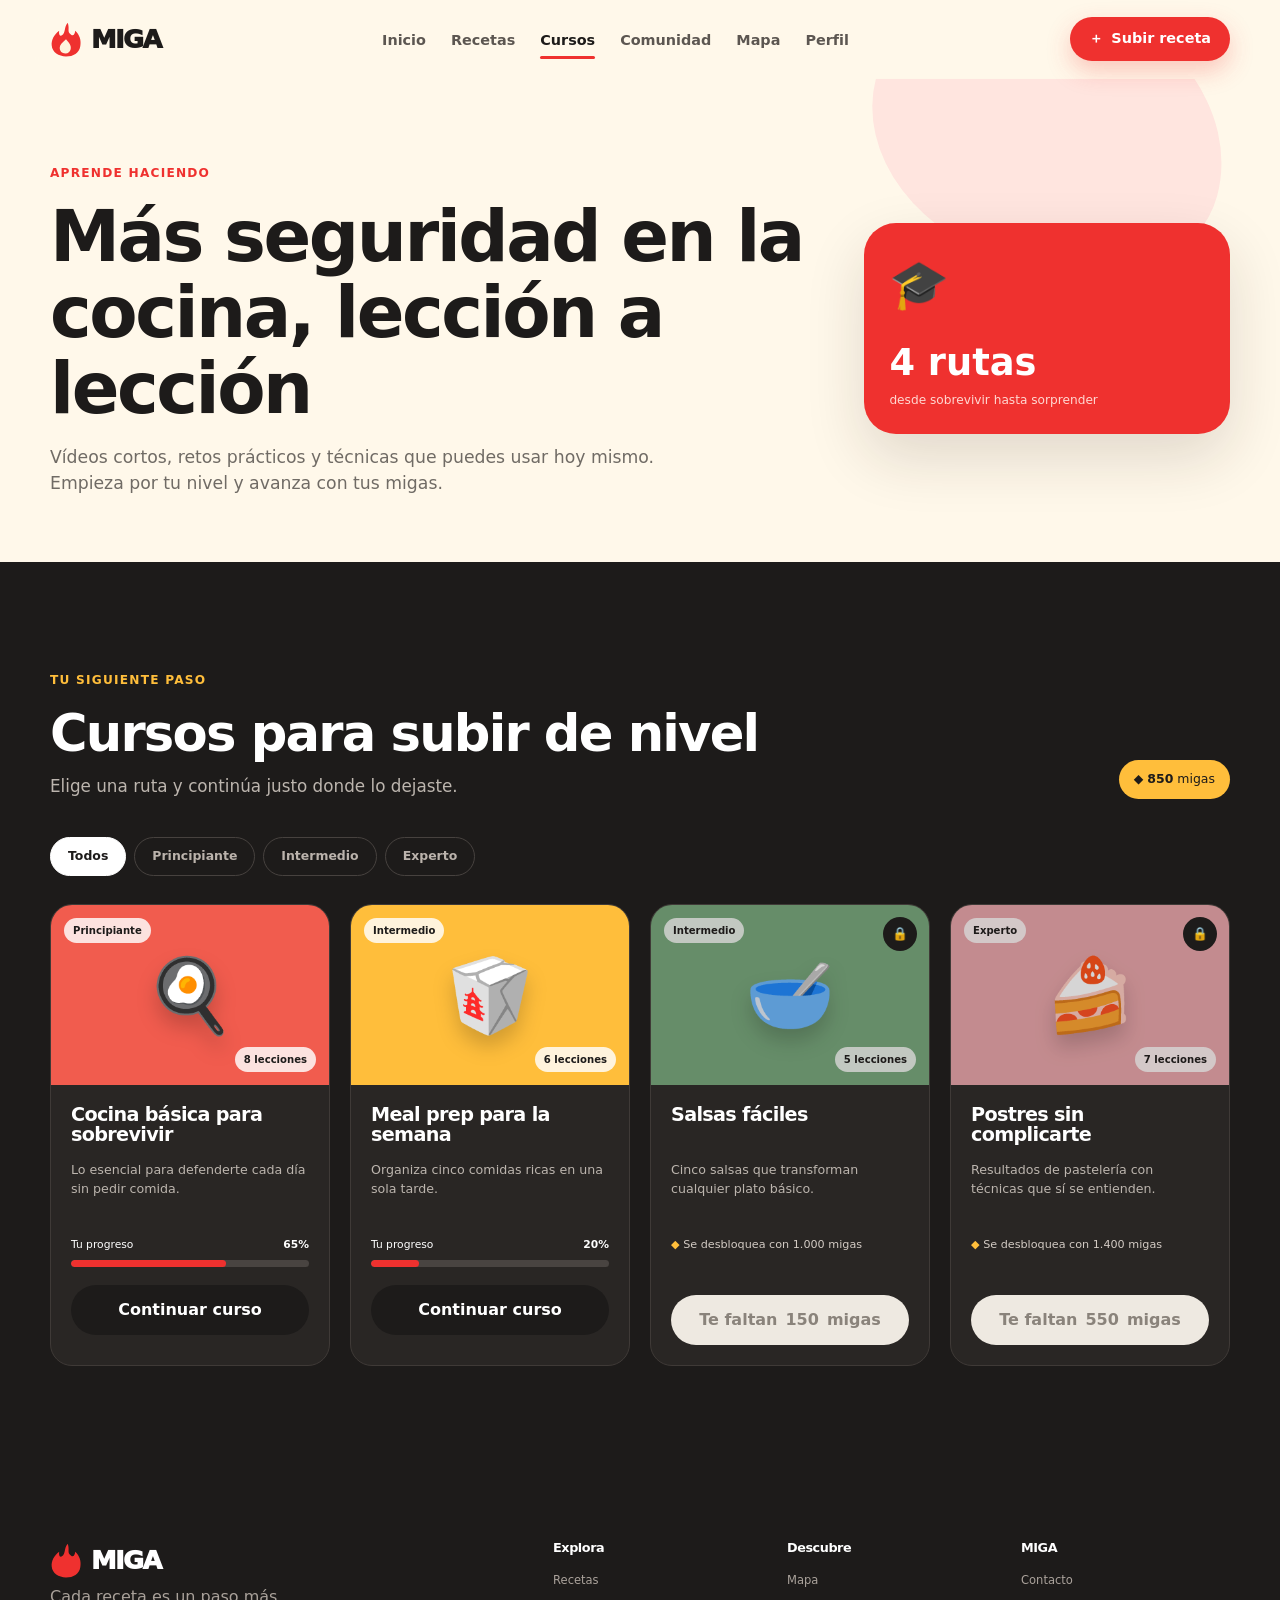
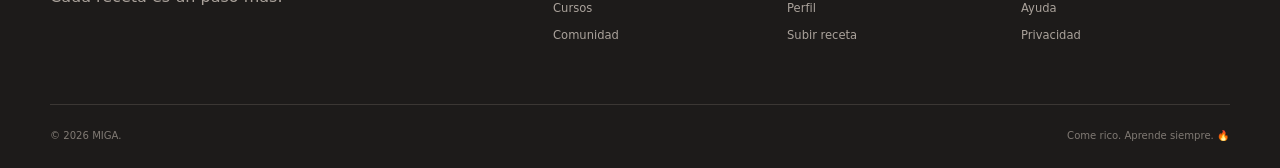
<file: cursos.html>
<!doctype html><html lang="es"><head><meta charset="UTF-8"><meta name="viewport" content="width=device-width, initial-scale=1.0"><meta name="theme-color" content="#ef312f"><meta name="description" content="Cursos de cocina MIGA por niveles, prácticos y sin complicaciones."><title>Cursos de cocina — MIGA</title><link rel="stylesheet" href="styles.css"></head>
<body data-page="courses"><a class="skip-link" href="#main-content">Saltar al contenido</a>
  <header class="site-header"><div class="header-inner container"><a class="brand" href="index.html" aria-label="MIGA, volver al inicio"><span class="brand-mark" aria-hidden="true"><svg viewBox="0 0 56 64"><path d="M31 3c4 12-2 15 6 21 4 3 7-2 7-7 8 7 11 17 9 27-2 12-12 18-25 18S4 55 3 43c-1-10 4-19 13-26-1 8 2 10 5 8 7-5 3-14 10-22Z" fill="currentColor"/><path d="M28 32c6 7 10 12 8 18-1 4-4 7-9 7-6 0-10-4-10-10 0-5 4-9 11-15Z" fill="#fff4dc"/></svg></span><span>MIGA</span></a><button class="menu-toggle" type="button" aria-label="Abrir menú" aria-expanded="false" aria-controls="main-nav"><span></span><span></span><span></span></button><nav class="main-nav" id="main-nav" aria-label="Navegación principal"><a class="nav-link" href="index.html">Inicio</a><a class="nav-link" href="recetas.html">Recetas</a><a class="nav-link active" href="cursos.html">Cursos</a><a class="nav-link" href="comunidad.html">Comunidad</a><a class="nav-link" href="mapa.html">Mapa</a><a class="nav-link" href="perfil.html">Perfil</a></nav><a class="button button-primary header-cta" href="recetas.html#subir"><span aria-hidden="true">＋</span> Subir receta</a></div></header>
  <main class="page-main" id="main-content">
    <section class="page-hero"><div class="container page-hero-grid"><div class="reveal"><span class="section-tag">Aprende haciendo</span><h1>Más seguridad en la cocina, lección a lección</h1><p>Vídeos cortos, retos prácticos y técnicas que puedes usar hoy mismo. Empieza por tu nivel y avanza con tus migas.</p></div><div class="page-hero-panel reveal"><span class="panel-emoji" aria-hidden="true">🎓</span><strong>4 rutas</strong><span>desde sobrevivir hasta sorprender</span></div></div></section>
    <section class="courses-section section" id="cursos"><div class="container">
      <div class="section-heading reveal"><div><span class="section-tag tag-dark">Tu siguiente paso</span><h2>Cursos para subir de nivel</h2><p>Elige una ruta y continúa justo donde lo dejaste.</p></div><div class="points-pill"><span aria-hidden="true">◆</span> <strong data-points>850</strong> migas</div></div>
      <div class="level-tabs reveal" role="tablist" aria-label="Nivel de los cursos"><button class="level-tab active" type="button" role="tab" aria-selected="true" data-level="Todos">Todos</button><button class="level-tab" type="button" role="tab" aria-selected="false" data-level="Principiante">Principiante</button><button class="level-tab" type="button" role="tab" aria-selected="false" data-level="Intermedio">Intermedio</button><button class="level-tab" type="button" role="tab" aria-selected="false" data-level="Experto">Experto</button></div>
      <div class="course-grid" id="course-grid">
        <article class="course-card reveal" data-course-level="Principiante" data-course="basics"><div class="course-cover cover-red"><span class="course-level">Principiante</span><div class="course-illustration" aria-hidden="true">🍳</div><span class="lesson-count">8 lecciones</span></div><div class="course-body"><h3>Cocina básica para sobrevivir</h3><p>Lo esencial para defenderte cada día sin pedir comida.</p><div class="progress-label"><span>Tu progreso</span><strong>65%</strong></div><div class="progress-track"><span style="width:65%"></span></div><button class="button button-dark button-full course-action" type="button">Continuar curso</button></div></article>
        <article class="course-card reveal" data-course-level="Intermedio" data-course="mealprep"><div class="course-cover cover-yellow"><span class="course-level">Intermedio</span><div class="course-illustration" aria-hidden="true">🥡</div><span class="lesson-count">6 lecciones</span></div><div class="course-body"><h3>Meal prep para la semana</h3><p>Organiza cinco comidas ricas en una sola tarde.</p><div class="progress-label"><span>Tu progreso</span><strong>20%</strong></div><div class="progress-track"><span style="width:20%"></span></div><button class="button button-dark button-full course-action" type="button">Continuar curso</button></div></article>
        <article class="course-card reveal course-locked" data-course-level="Intermedio" data-unlock="1000" data-course="sauces"><div class="course-cover cover-green"><span class="course-level">Intermedio</span><div class="lock-badge" aria-hidden="true">🔒</div><div class="course-illustration" aria-hidden="true">🥣</div><span class="lesson-count">5 lecciones</span></div><div class="course-body"><h3>Salsas fáciles</h3><p>Cinco salsas que transforman cualquier plato básico.</p><div class="unlock-note"><span aria-hidden="true">◆</span> Se desbloquea con 1.000 migas</div><button class="button button-muted button-full course-action" type="button">Te faltan <span data-missing>150</span> migas</button></div></article>
        <article class="course-card reveal course-locked" data-course-level="Experto" data-unlock="1400" data-course="desserts"><div class="course-cover cover-pink"><span class="course-level">Experto</span><div class="lock-badge" aria-hidden="true">🔒</div><div class="course-illustration" aria-hidden="true">🍰</div><span class="lesson-count">7 lecciones</span></div><div class="course-body"><h3>Postres sin complicarte</h3><p>Resultados de pastelería con técnicas que sí se entienden.</p><div class="unlock-note"><span aria-hidden="true">◆</span> Se desbloquea con 1.400 migas</div><button class="button button-muted button-full course-action" type="button">Te faltan <span data-missing>550</span> migas</button></div></article>
      </div>
    </div></section>
  </main>
  <footer class="site-footer"><div class="container footer-main"><div class="footer-brand"><a class="brand brand-footer" href="index.html"><span class="brand-mark" aria-hidden="true"><svg viewBox="0 0 56 64"><path d="M31 3c4 12-2 15 6 21 4 3 7-2 7-7 8 7 11 17 9 27-2 12-12 18-25 18S4 55 3 43c-1-10 4-19 13-26-1 8 2 10 5 8 7-5 3-14 10-22Z" fill="currentColor"/></svg></span><span>MIGA</span></a><p>Cada receta es un paso más.</p></div><div class="footer-links"><div><h3>Explora</h3><a href="recetas.html">Recetas</a><a href="cursos.html">Cursos</a><a href="comunidad.html">Comunidad</a></div><div><h3>Descubre</h3><a href="mapa.html">Mapa</a><a href="perfil.html">Perfil</a><a href="recetas.html#subir">Subir receta</a></div><div><h3>MIGA</h3><a href="#">Contacto</a><a href="#">Ayuda</a><a href="#">Privacidad</a></div></div></div><div class="container footer-bottom"><span>© 2026 MIGA.</span><span>Come rico. Aprende siempre. 🔥</span></div></footer>
  <div class="toast" id="toast" role="status" aria-live="polite"><span class="toast-icon">✓</span><div><strong id="toast-title">¡Hecho!</strong><span id="toast-message"></span></div></div><script src="script.js"></script>
</body></html>
</file>
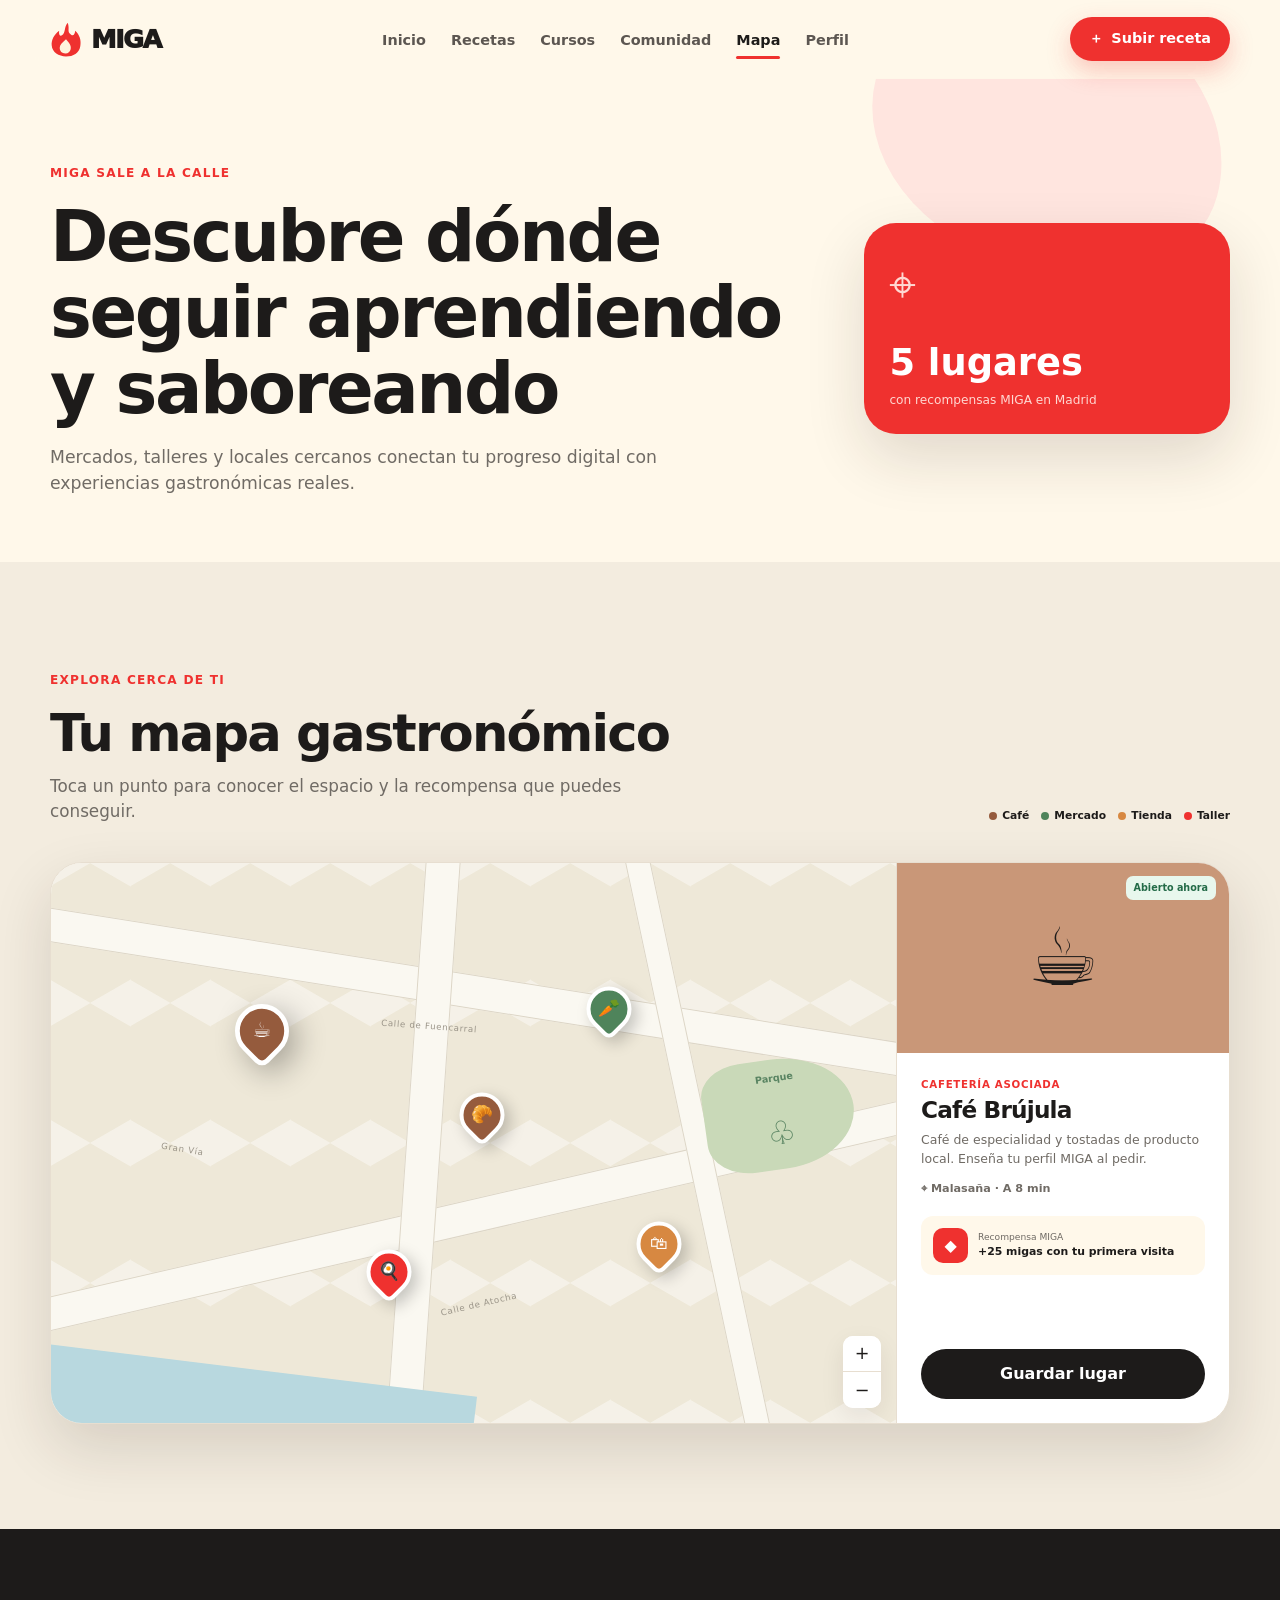
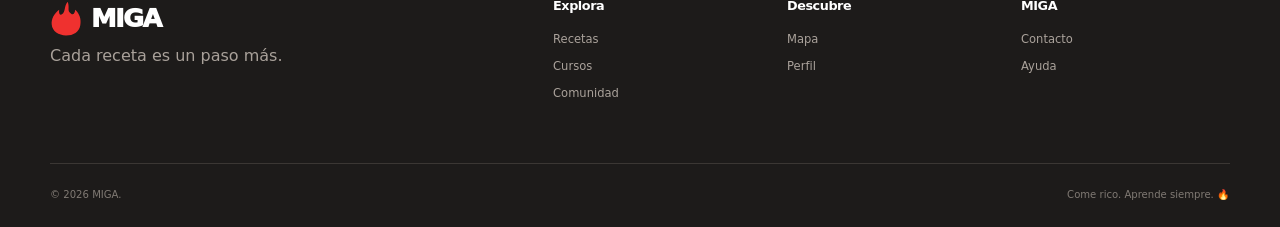
<file: mapa.html>
<!doctype html><html lang="es"><head><meta charset="UTF-8"><meta name="viewport" content="width=device-width, initial-scale=1.0"><meta name="theme-color" content="#ef312f"><meta name="description" content="Mapa gastronómico MIGA con mercados, cafés, tiendas y talleres asociados."><title>Mapa gastronómico — MIGA</title><link rel="stylesheet" href="styles.css"></head>
<body data-page="map"><a class="skip-link" href="#main-content">Saltar al contenido</a>
  <header class="site-header"><div class="header-inner container"><a class="brand" href="index.html" aria-label="MIGA, volver al inicio"><span class="brand-mark" aria-hidden="true"><svg viewBox="0 0 56 64"><path d="M31 3c4 12-2 15 6 21 4 3 7-2 7-7 8 7 11 17 9 27-2 12-12 18-25 18S4 55 3 43c-1-10 4-19 13-26-1 8 2 10 5 8 7-5 3-14 10-22Z" fill="currentColor"/><path d="M28 32c6 7 10 12 8 18-1 4-4 7-9 7-6 0-10-4-10-10 0-5 4-9 11-15Z" fill="#fff4dc"/></svg></span><span>MIGA</span></a><button class="menu-toggle" type="button" aria-label="Abrir menú" aria-expanded="false" aria-controls="main-nav"><span></span><span></span><span></span></button><nav class="main-nav" id="main-nav" aria-label="Navegación principal"><a class="nav-link" href="index.html">Inicio</a><a class="nav-link" href="recetas.html">Recetas</a><a class="nav-link" href="cursos.html">Cursos</a><a class="nav-link" href="comunidad.html">Comunidad</a><a class="nav-link active" href="mapa.html">Mapa</a><a class="nav-link" href="perfil.html">Perfil</a></nav><a class="button button-primary header-cta" href="recetas.html#subir"><span aria-hidden="true">＋</span> Subir receta</a></div></header>
  <main class="page-main" id="main-content">
    <section class="page-hero"><div class="container page-hero-grid"><div class="reveal"><span class="section-tag">MIGA sale a la calle</span><h1>Descubre dónde seguir aprendiendo y saboreando</h1><p>Mercados, talleres y locales cercanos conectan tu progreso digital con experiencias gastronómicas reales.</p></div><div class="page-hero-panel reveal"><span class="panel-emoji" aria-hidden="true">⌖</span><strong>5 lugares</strong><span>con recompensas MIGA en Madrid</span></div></div></section>
    <section class="map-section section" id="mapa"><div class="container"><div class="section-heading reveal"><div><span class="section-tag">Explora cerca de ti</span><h2>Tu mapa gastronómico</h2><p>Toca un punto para conocer el espacio y la recompensa que puedes conseguir.</p></div><div class="map-legend" aria-label="Leyenda"><span><i class="dot cafe"></i>Café</span><span><i class="dot market"></i>Mercado</span><span><i class="dot shop"></i>Tienda</span><span><i class="dot workshop"></i>Taller</span></div></div>
      <div class="map-shell reveal"><div class="fake-map" id="fake-map" aria-label="Mapa interactivo de locales asociados a MIGA"><div class="map-road road-one"></div><div class="map-road road-two"></div><div class="map-road road-three"></div><div class="map-road road-four"></div><div class="map-park"><span>Parque</span><div>♧</div></div><div class="map-water"></div><span class="street-label label-one">Calle de Fuencarral</span><span class="street-label label-two">Gran Vía</span><span class="street-label label-three">Calle de Atocha</span><button class="map-pin pin-cafe active" type="button" style="--x:25%;--y:30%" data-place="cafe" aria-label="Café Brújula"><span>☕</span></button><button class="map-pin pin-market" type="button" style="--x:66%;--y:26%" data-place="market" aria-label="Mercado Vivo"><span>🥕</span></button><button class="map-pin pin-shop" type="button" style="--x:72%;--y:68%" data-place="shop" aria-label="La Despensa"><span>🛍</span></button><button class="map-pin pin-workshop" type="button" style="--x:40%;--y:73%" data-place="workshop" aria-label="Taller Fuego Lento"><span>🍳</span></button><button class="map-pin pin-cafe" type="button" style="--x:51%;--y:45%" data-place="bakery" aria-label="Pan y Punto"><span>🥐</span></button><div class="map-controls"><button type="button" aria-label="Ampliar">+</button><button type="button" aria-label="Reducir">−</button></div></div>
        <article class="place-card" id="place-card"><div class="place-image place-cafe" id="place-image"><span aria-hidden="true">☕</span><div class="open-label">Abierto ahora</div></div><div class="place-body"><span class="place-type" id="place-type">Cafetería asociada</span><h3 id="place-name">Café Brújula</h3><p id="place-description">Café de especialidad y tostadas de producto local. Enseña tu perfil MIGA al pedir.</p><div class="place-address" id="place-address">⌖ Malasaña · A 8 min</div><div class="place-reward"><span class="reward-icon">◆</span><div><small>Recompensa MIGA</small><strong id="place-reward">+25 migas con tu primera visita</strong></div></div><button class="button button-dark button-full" type="button" id="save-place">Guardar lugar</button></div></article>
      </div>
    </div></section>
  </main>
  <footer class="site-footer"><div class="container footer-main"><div class="footer-brand"><a class="brand brand-footer" href="index.html"><span class="brand-mark" aria-hidden="true"><svg viewBox="0 0 56 64"><path d="M31 3c4 12-2 15 6 21 4 3 7-2 7-7 8 7 11 17 9 27-2 12-12 18-25 18S4 55 3 43c-1-10 4-19 13-26-1 8 2 10 5 8 7-5 3-14 10-22Z" fill="currentColor"/></svg></span><span>MIGA</span></a><p>Cada receta es un paso más.</p></div><div class="footer-links"><div><h3>Explora</h3><a href="recetas.html">Recetas</a><a href="cursos.html">Cursos</a><a href="comunidad.html">Comunidad</a></div><div><h3>Descubre</h3><a href="mapa.html">Mapa</a><a href="perfil.html">Perfil</a></div><div><h3>MIGA</h3><a href="#">Contacto</a><a href="#">Ayuda</a></div></div></div><div class="container footer-bottom"><span>© 2026 MIGA.</span><span>Come rico. Aprende siempre. 🔥</span></div></footer>
  <div class="toast" id="toast" role="status" aria-live="polite"><span class="toast-icon">✓</span><div><strong id="toast-title">¡Hecho!</strong><span id="toast-message"></span></div></div><script src="script.js"></script>
</body></html>
</file>
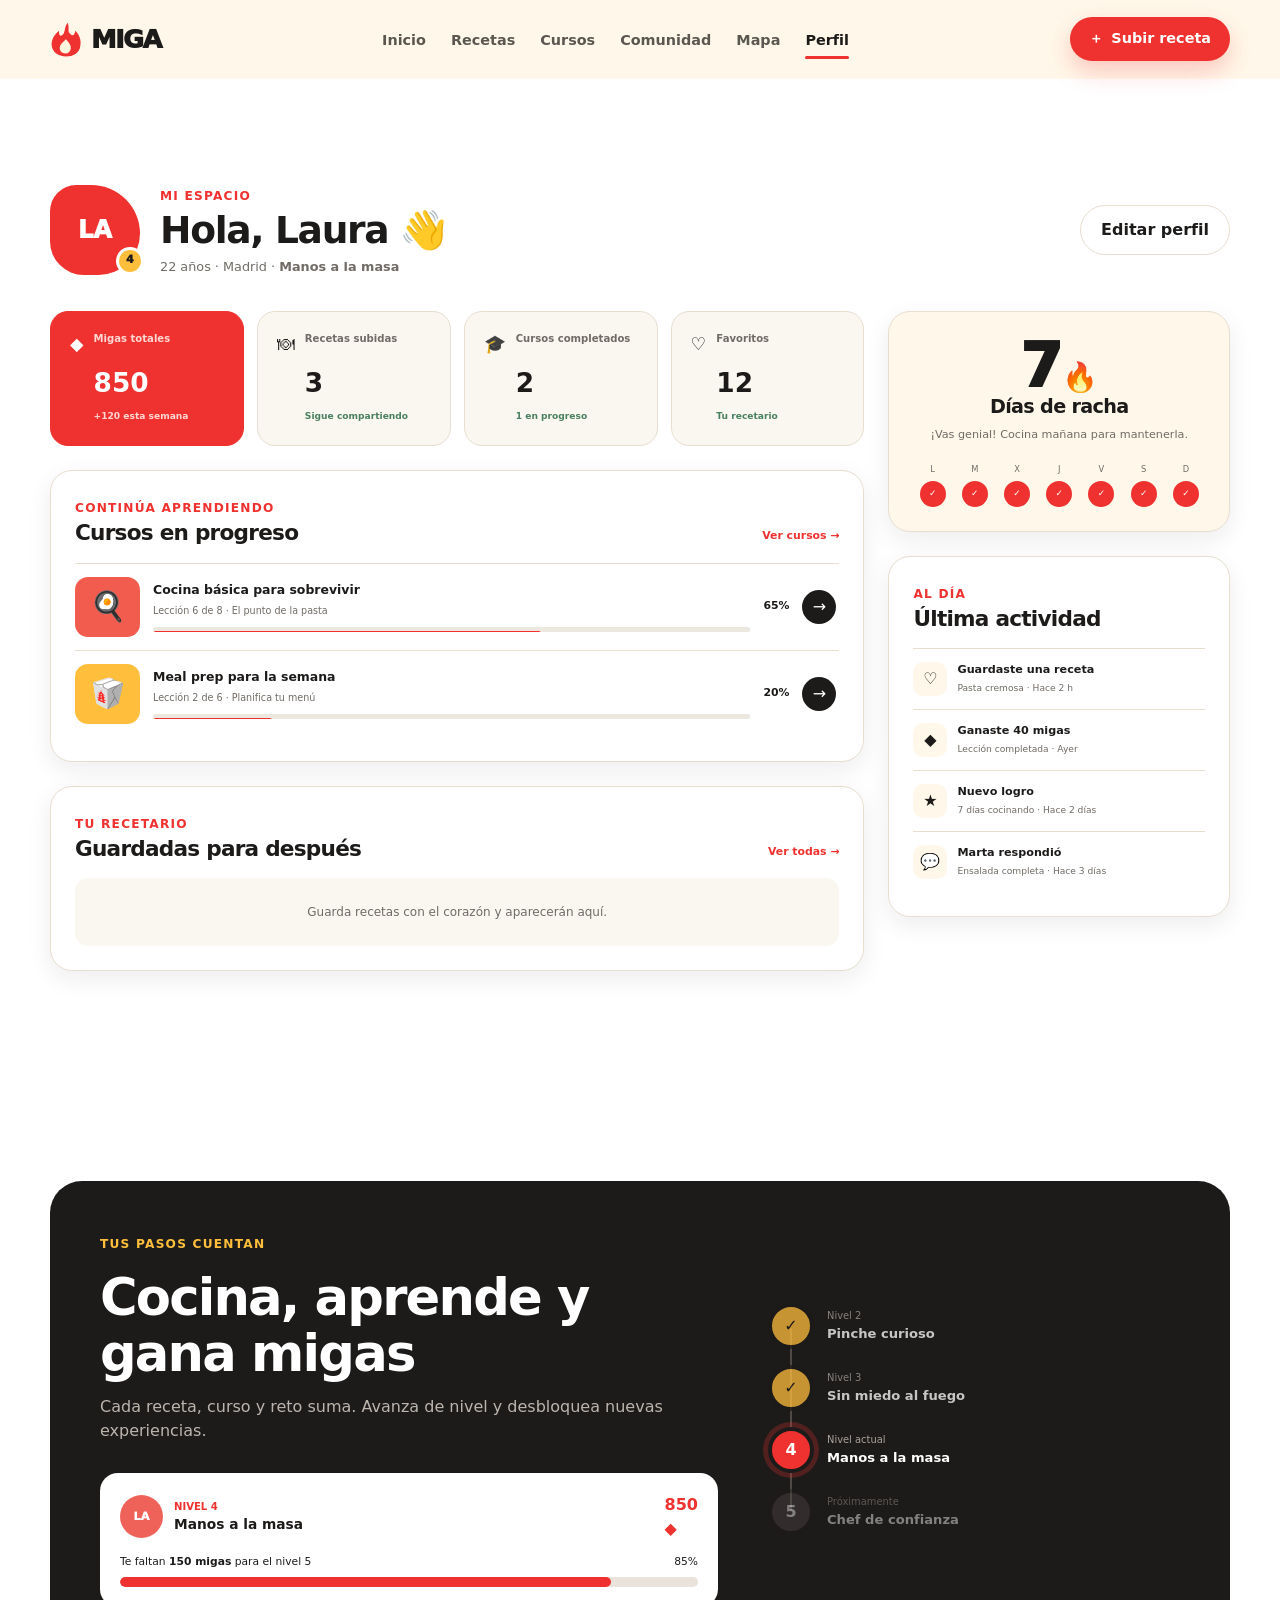
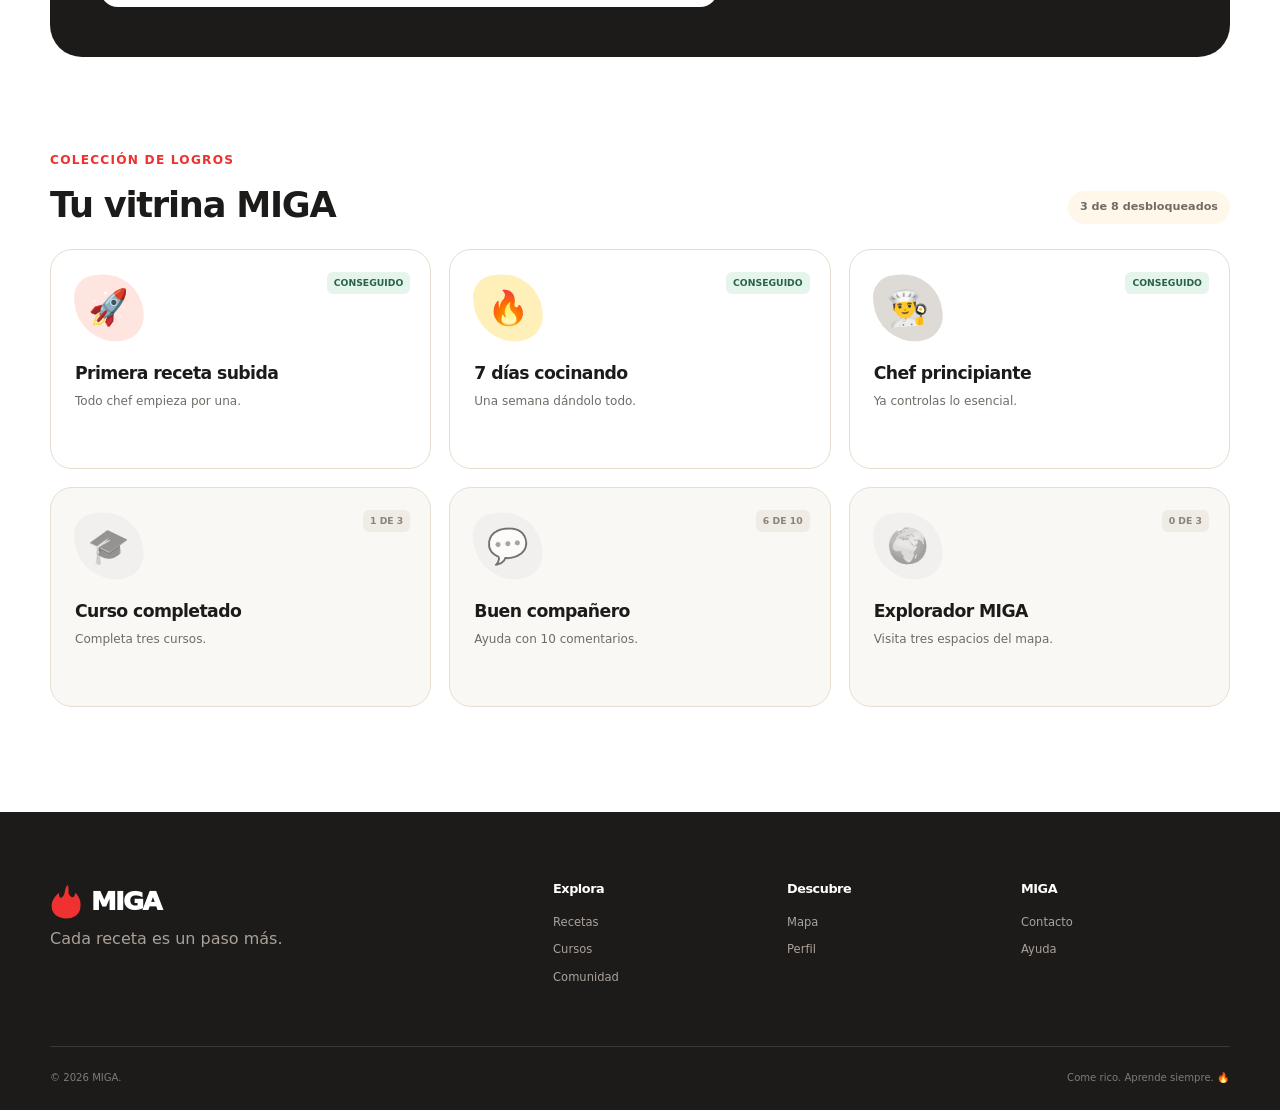
<file: perfil.html>
<!doctype html><html lang="es"><head><meta charset="UTF-8"><meta name="viewport" content="width=device-width, initial-scale=1.0"><meta name="theme-color" content="#ef312f"><meta name="description" content="Perfil MIGA de Laura: puntos, logros, racha, favoritos y cursos."><title>Mi perfil — MIGA</title><link rel="stylesheet" href="styles.css"></head>
<body data-page="profile"><a class="skip-link" href="#main-content">Saltar al contenido</a>
  <header class="site-header"><div class="header-inner container"><a class="brand" href="index.html" aria-label="MIGA, volver al inicio"><span class="brand-mark" aria-hidden="true"><svg viewBox="0 0 56 64"><path d="M31 3c4 12-2 15 6 21 4 3 7-2 7-7 8 7 11 17 9 27-2 12-12 18-25 18S4 55 3 43c-1-10 4-19 13-26-1 8 2 10 5 8 7-5 3-14 10-22Z" fill="currentColor"/><path d="M28 32c6 7 10 12 8 18-1 4-4 7-9 7-6 0-10-4-10-10 0-5 4-9 11-15Z" fill="#fff4dc"/></svg></span><span>MIGA</span></a><button class="menu-toggle" type="button" aria-label="Abrir menú" aria-expanded="false" aria-controls="main-nav"><span></span><span></span><span></span></button><nav class="main-nav" id="main-nav" aria-label="Navegación principal"><a class="nav-link" href="index.html">Inicio</a><a class="nav-link" href="recetas.html">Recetas</a><a class="nav-link" href="cursos.html">Cursos</a><a class="nav-link" href="comunidad.html">Comunidad</a><a class="nav-link" href="mapa.html">Mapa</a><a class="nav-link active" href="perfil.html">Perfil</a></nav><a class="button button-primary header-cta" href="recetas.html#subir"><span aria-hidden="true">＋</span> Subir receta</a></div></header>
  <main class="page-main" id="main-content">
    <section class="profile-section section" id="perfil"><div class="container">
      <div class="profile-top reveal"><div class="profile-identity"><div class="profile-avatar">LA<span>4</span></div><div><span class="section-tag">Mi espacio</span><h2>Hola, Laura 👋</h2><p>22 años · Madrid · <strong>Manos a la masa</strong></p></div></div><button class="button button-light edit-profile" type="button">Editar perfil</button></div>
      <div class="profile-dashboard"><div class="dashboard-main">
        <div class="metric-grid reveal"><article class="metric-card metric-primary"><span>◆</span><div><small>Migas totales</small><strong data-points>850</strong><em>+120 esta semana</em></div></article><article class="metric-card"><span>🍽</span><div><small>Recetas subidas</small><strong id="uploaded-count">3</strong><em>Sigue compartiendo</em></div></article><article class="metric-card"><span>🎓</span><div><small>Cursos completados</small><strong>2</strong><em>1 en progreso</em></div></article><article class="metric-card"><span>♡</span><div><small>Favoritos</small><strong id="favorite-count">12</strong><em>Tu recetario</em></div></article></div>
        <div class="dashboard-card reveal"><div class="dashboard-card-head"><div><span class="section-tag">Continúa aprendiendo</span><h3>Cursos en progreso</h3></div><a href="cursos.html">Ver cursos →</a></div><div class="compact-course"><div class="compact-cover cover-red">🍳</div><div><strong>Cocina básica para sobrevivir</strong><span>Lección 6 de 8 · El punto de la pasta</span><div class="progress-track"><span style="width:65%"></span></div></div><b>65%</b><button type="button" aria-label="Continuar Cocina básica">→</button></div><div class="compact-course"><div class="compact-cover cover-yellow">🥡</div><div><strong>Meal prep para la semana</strong><span>Lección 2 de 6 · Planifica tu menú</span><div class="progress-track"><span style="width:20%"></span></div></div><b>20%</b><button type="button" aria-label="Continuar Meal prep">→</button></div></div>
        <div class="dashboard-card reveal"><div class="dashboard-card-head"><div><span class="section-tag">Tu recetario</span><h3>Guardadas para después</h3></div><a href="recetas.html">Ver todas →</a></div><div class="saved-recipes" id="saved-recipes"><p class="saved-placeholder">Guarda recetas con el corazón y aparecerán aquí.</p></div></div>
      </div><aside class="dashboard-side"><div class="dashboard-card streak-card reveal"><div class="streak-number">7<span>🔥</span></div><h3>Días de racha</h3><p>¡Vas genial! Cocina mañana para mantenerla.</p><div class="week-row"><div><span>L</span><b>✓</b></div><div><span>M</span><b>✓</b></div><div><span>X</span><b>✓</b></div><div><span>J</span><b>✓</b></div><div><span>V</span><b>✓</b></div><div><span>S</span><b>✓</b></div><div><span>D</span><b>✓</b></div></div></div><div class="dashboard-card activity-card reveal"><div class="dashboard-card-head"><div><span class="section-tag">Al día</span><h3>Última actividad</h3></div></div><ul><li><span class="activity-icon">♡</span><div><strong>Guardaste una receta</strong><small>Pasta cremosa · Hace 2 h</small></div></li><li><span class="activity-icon">◆</span><div><strong>Ganaste 40 migas</strong><small>Lección completada · Ayer</small></div></li><li><span class="activity-icon">★</span><div><strong>Nuevo logro</strong><small>7 días cocinando · Hace 2 días</small></div></li><li><span class="activity-icon">💬</span><div><strong>Marta respondió</strong><small>Ensalada completa · Hace 3 días</small></div></li></ul></div></aside></div>
    </div></section>
    <section class="rewards-section section" id="recompensas"><div class="container"><div class="rewards-hero reveal"><div class="rewards-copy"><span class="section-tag tag-yellow">Tus pasos cuentan</span><h2>Cocina, aprende y gana migas</h2><p>Cada receta, curso y reto suma. Avanza de nivel y desbloquea nuevas experiencias.</p><div class="profile-progress-card"><div class="progress-profile-head"><div class="user-avatar avatar-la">LA</div><div><span>Nivel 4</span><strong>Manos a la masa</strong></div><b><span data-points>850</span> ◆</b></div><div class="progress-label"><span>Te faltan <strong id="points-to-next">150 migas</strong> para el nivel 5</span><span id="level-percent">85%</span></div><div class="progress-track progress-large"><span id="global-progress" style="width:85%"></span></div></div></div><div class="level-path" aria-label="Progreso por niveles"><div class="path-line"></div><div class="path-level done"><span>✓</span><div><small>Nivel 2</small><strong>Pinche curioso</strong></div></div><div class="path-level done"><span>✓</span><div><small>Nivel 3</small><strong>Sin miedo al fuego</strong></div></div><div class="path-level current"><span>4</span><div><small>Nivel actual</small><strong>Manos a la masa</strong></div></div><div class="path-level"><span>5</span><div><small>Próximamente</small><strong>Chef de confianza</strong></div></div></div></div>
      <div class="achievement-heading reveal"><div><span class="section-tag">Colección de logros</span><h2>Tu vitrina MIGA</h2></div><span class="badge-count">3 de 8 desbloqueados</span></div><div class="achievement-grid"><article class="achievement-tile unlocked reveal"><div class="badge badge-red">🚀</div><span class="unlocked-label">Conseguido</span><h3>Primera receta subida</h3><p>Todo chef empieza por una.</p></article><article class="achievement-tile unlocked reveal"><div class="badge badge-yellow">🔥</div><span class="unlocked-label">Conseguido</span><h3>7 días cocinando</h3><p>Una semana dándolo todo.</p></article><article class="achievement-tile unlocked reveal"><div class="badge badge-black">👨‍🍳</div><span class="unlocked-label">Conseguido</span><h3>Chef principiante</h3><p>Ya controlas lo esencial.</p></article><article class="achievement-tile locked reveal"><div class="badge badge-muted">🎓</div><span class="locked-label">1 de 3</span><h3>Curso completado</h3><p>Completa tres cursos.</p></article><article class="achievement-tile locked reveal"><div class="badge badge-muted">💬</div><span class="locked-label">6 de 10</span><h3>Buen compañero</h3><p>Ayuda con 10 comentarios.</p></article><article class="achievement-tile locked reveal"><div class="badge badge-muted">🌍</div><span class="locked-label">0 de 3</span><h3>Explorador MIGA</h3><p>Visita tres espacios del mapa.</p></article></div>
    </div></section>
  </main>
  <footer class="site-footer"><div class="container footer-main"><div class="footer-brand"><a class="brand brand-footer" href="index.html"><span class="brand-mark" aria-hidden="true"><svg viewBox="0 0 56 64"><path d="M31 3c4 12-2 15 6 21 4 3 7-2 7-7 8 7 11 17 9 27-2 12-12 18-25 18S4 55 3 43c-1-10 4-19 13-26-1 8 2 10 5 8 7-5 3-14 10-22Z" fill="currentColor"/></svg></span><span>MIGA</span></a><p>Cada receta es un paso más.</p></div><div class="footer-links"><div><h3>Explora</h3><a href="recetas.html">Recetas</a><a href="cursos.html">Cursos</a><a href="comunidad.html">Comunidad</a></div><div><h3>Descubre</h3><a href="mapa.html">Mapa</a><a href="perfil.html">Perfil</a></div><div><h3>MIGA</h3><a href="#">Contacto</a><a href="#">Ayuda</a></div></div></div><div class="container footer-bottom"><span>© 2026 MIGA.</span><span>Come rico. Aprende siempre. 🔥</span></div></footer>
  <div class="toast" id="toast" role="status" aria-live="polite"><span class="toast-icon">✓</span><div><strong id="toast-title">¡Hecho!</strong><span id="toast-message"></span></div></div><script src="script.js"></script>
</body></html>
</file>
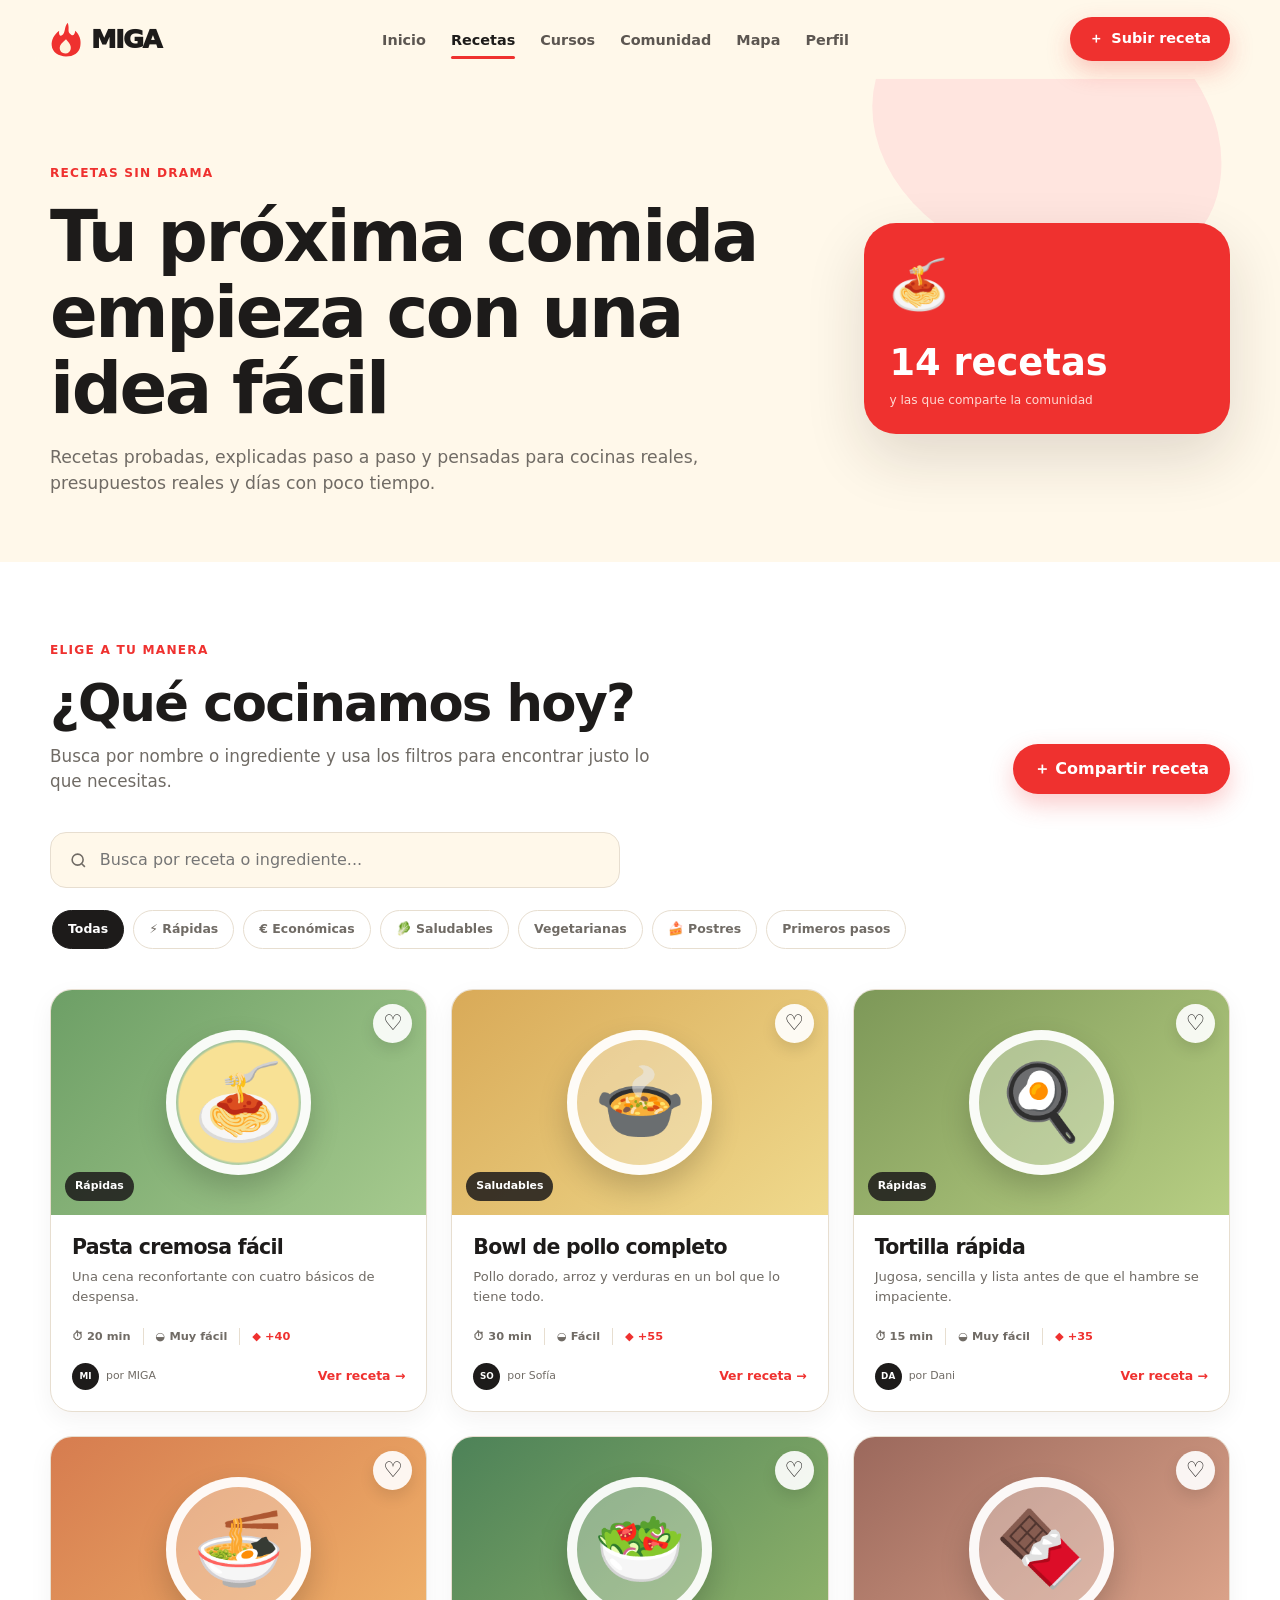
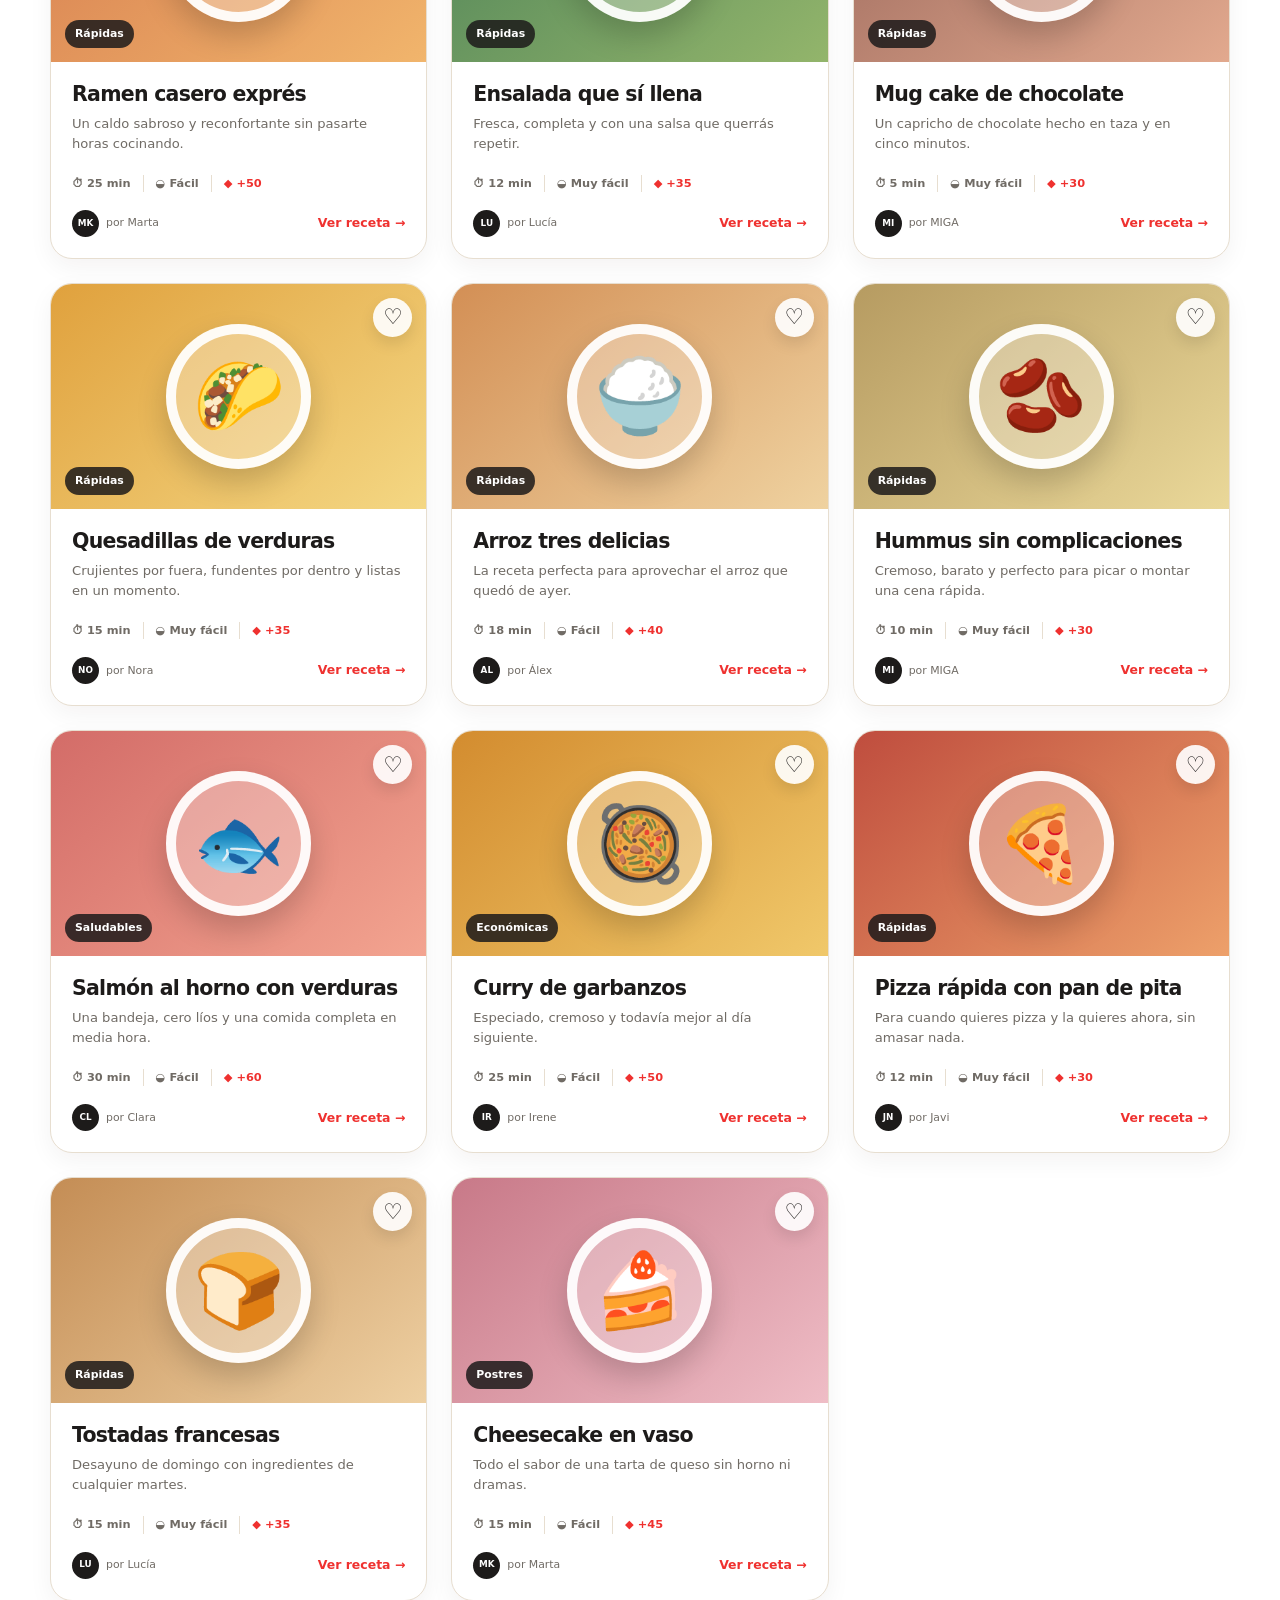
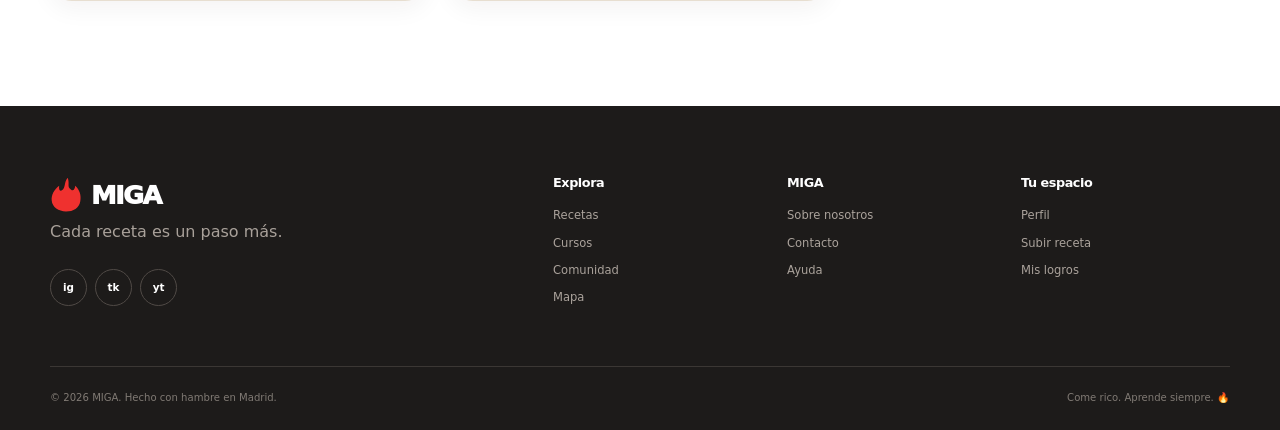
<file: recetas.html>
<!doctype html>
<html lang="es">
<head>
  <meta charset="UTF-8"><meta name="viewport" content="width=device-width, initial-scale=1.0"><meta name="theme-color" content="#ef312f">
  <meta name="description" content="Recetas MIGA: ideas fáciles, rápidas y realistas para cocinar mejor cada día.">
  <title>Recetas fáciles — MIGA</title><link rel="stylesheet" href="styles.css">
</head>
<body data-page="recipes">
  <a class="skip-link" href="#main-content">Saltar al contenido</a>
  <header class="site-header"><div class="header-inner container">
    <a class="brand" href="index.html" aria-label="MIGA, volver al inicio"><span class="brand-mark" aria-hidden="true"><svg viewBox="0 0 56 64"><path d="M31 3c4 12-2 15 6 21 4 3 7-2 7-7 8 7 11 17 9 27-2 12-12 18-25 18S4 55 3 43c-1-10 4-19 13-26-1 8 2 10 5 8 7-5 3-14 10-22Z" fill="currentColor"/><path d="M28 32c6 7 10 12 8 18-1 4-4 7-9 7-6 0-10-4-10-10 0-5 4-9 11-15Z" fill="#fff4dc"/></svg></span><span>MIGA</span></a>
    <button class="menu-toggle" type="button" aria-label="Abrir menú" aria-expanded="false" aria-controls="main-nav"><span></span><span></span><span></span></button>
    <nav class="main-nav" id="main-nav" aria-label="Navegación principal"><a class="nav-link" href="index.html">Inicio</a><a class="nav-link active" href="recetas.html">Recetas</a><a class="nav-link" href="cursos.html">Cursos</a><a class="nav-link" href="comunidad.html">Comunidad</a><a class="nav-link" href="mapa.html">Mapa</a><a class="nav-link" href="perfil.html">Perfil</a></nav>
    <a class="button button-primary header-cta" href="#subir" data-open-upload><span aria-hidden="true">＋</span> Subir receta</a>
  </div></header>

  <main class="page-main" id="main-content">
    <section class="page-hero"><div class="container page-hero-grid"><div class="reveal"><span class="section-tag">Recetas sin drama</span><h1>Tu próxima comida empieza con una idea fácil</h1><p>Recetas probadas, explicadas paso a paso y pensadas para cocinas reales, presupuestos reales y días con poco tiempo.</p></div><div class="page-hero-panel reveal"><span class="panel-emoji" aria-hidden="true">🍝</span><strong>14 recetas</strong><span>y las que comparte la comunidad</span></div></div></section>
    <section class="recipes-section section page-section" id="recetas"><div class="container">
      <div class="section-heading reveal"><div><span class="section-tag">Elige a tu manera</span><h2>¿Qué cocinamos hoy?</h2><p>Busca por nombre o ingrediente y usa los filtros para encontrar justo lo que necesitas.</p></div><a class="button button-primary" href="#subir" data-open-upload>＋ Compartir receta</a></div>
      <div class="recipe-tools reveal">
        <label class="search-box" for="recipe-search"><svg viewBox="0 0 24 24" aria-hidden="true"><circle cx="11" cy="11" r="7"/><path d="m16.2 16.2 4 4"/></svg><input id="recipe-search" type="search" placeholder="Busca por receta o ingrediente..." autocomplete="off"></label>
        <div class="filter-list" role="group" aria-label="Filtrar recetas por categoría"><button class="filter-chip active" type="button" data-category="Todas">Todas</button><button class="filter-chip" type="button" data-category="Rápidas">⚡ Rápidas</button><button class="filter-chip" type="button" data-category="Económicas">€ Económicas</button><button class="filter-chip" type="button" data-category="Saludables">🥬 Saludables</button><button class="filter-chip" type="button" data-category="Vegetarianas">Vegetarianas</button><button class="filter-chip" type="button" data-category="Postres">🍰 Postres</button><button class="filter-chip" type="button" data-category="Para principiantes">Primeros pasos</button></div>
      </div>
      <div class="recipe-grid" id="recipe-grid" aria-live="polite"></div>
      <div class="empty-state" id="recipe-empty" hidden><span aria-hidden="true">🥄</span><h3>No hemos encontrado esa receta</h3><p>Prueba con otro ingrediente o quita algún filtro.</p></div>
    </div></section>
  </main>

  <footer class="site-footer"><div class="container footer-main"><div class="footer-brand"><a class="brand brand-footer" href="index.html"><span class="brand-mark" aria-hidden="true"><svg viewBox="0 0 56 64"><path d="M31 3c4 12-2 15 6 21 4 3 7-2 7-7 8 7 11 17 9 27-2 12-12 18-25 18S4 55 3 43c-1-10 4-19 13-26-1 8 2 10 5 8 7-5 3-14 10-22Z" fill="currentColor"/></svg></span><span>MIGA</span></a><p>Cada receta es un paso más.</p><div class="socials"><a href="#" aria-label="Instagram">ig</a><a href="#" aria-label="TikTok">tk</a><a href="#" aria-label="YouTube">yt</a></div></div><div class="footer-links"><div><h3>Explora</h3><a href="recetas.html">Recetas</a><a href="cursos.html">Cursos</a><a href="comunidad.html">Comunidad</a><a href="mapa.html">Mapa</a></div><div><h3>MIGA</h3><a href="index.html">Sobre nosotros</a><a href="#">Contacto</a><a href="#">Ayuda</a></div><div><h3>Tu espacio</h3><a href="perfil.html">Perfil</a><a href="#subir" data-open-upload>Subir receta</a><a href="perfil.html">Mis logros</a></div></div></div><div class="container footer-bottom"><span>© 2026 MIGA. Hecho con hambre en Madrid.</span><span>Come rico. Aprende siempre. 🔥</span></div></footer>

  <dialog class="modal recipe-modal" id="recipe-modal" aria-labelledby="modal-recipe-title"><button class="modal-close" type="button" aria-label="Cerrar modal" data-close-modal>×</button><div class="modal-recipe-visual" id="modal-recipe-visual"><div class="modal-food" id="modal-food"></div><span class="modal-category" id="modal-category"></span></div><div class="modal-content"><div class="modal-title-row"><div><span class="section-tag">Receta paso a paso</span><h2 id="modal-recipe-title"></h2></div><button class="favorite-large" id="modal-favorite" type="button" aria-label="Guardar favorito" aria-pressed="false">♡</button></div><p id="modal-description"></p><div class="modal-meta"><span>⏱ <b id="modal-time"></b></span><span>◒ <b id="modal-difficulty"></b></span><span>◆ <b id="modal-points"></b> migas</span></div><div class="modal-columns"><div><h3>Ingredientes</h3><ul id="modal-ingredients"></ul></div><div><h3>Pasos</h3><ol id="modal-steps"></ol></div></div><button class="button button-primary button-full" id="modal-favorite-text" type="button">Guardar en favoritos</button></div></dialog>

  <dialog class="modal upload-modal" id="upload-modal" aria-labelledby="upload-title"><button class="modal-close" type="button" aria-label="Cerrar formulario" data-close-upload>×</button><div class="upload-header"><span class="section-tag">+50 migas por compartir</span><h2 id="upload-title">Sube tu receta</h2><p>No tiene que ser perfecta. Solo tiene que ser tuya.</p></div>
    <form id="upload-form" class="upload-form">
      <div class="form-field field-wide"><label for="recipe-title">Título de la receta</label><input id="recipe-title" name="title" type="text" placeholder="Ej. Pasta salvavidas" required maxlength="60"></div>
      <div class="form-field"><label for="recipe-category">Categoría</label><select id="recipe-category" name="category" required><option value="">Elige una</option><option>Rápidas</option><option>Económicas</option><option>Saludables</option><option>Vegetarianas</option><option>Postres</option><option>Para principiantes</option></select></div>
      <div class="form-field"><label for="recipe-time">Tiempo</label><div class="input-suffix"><input id="recipe-time" name="time" type="number" min="1" max="300" placeholder="20" required><span>min</span></div></div>
      <div class="form-field field-wide"><label>Dificultad</label><div class="difficulty-options"><label><input type="radio" name="difficulty" value="Muy fácil" required><span>Muy fácil</span></label><label><input type="radio" name="difficulty" value="Fácil"><span>Fácil</span></label><label><input type="radio" name="difficulty" value="Me apaño"><span>Me apaño</span></label></div></div>
      <div class="form-field field-wide"><label for="recipe-ingredients">Ingredientes</label><textarea id="recipe-ingredients" name="ingredients" rows="4" placeholder="Uno por línea:&#10;200 g de pasta&#10;1 huevo&#10;Queso rallado" required></textarea></div>
      <div class="form-field field-wide"><label for="recipe-steps">Pasos</label><textarea id="recipe-steps" name="steps" rows="5" placeholder="Uno por línea. Cuéntalo de forma sencilla." required></textarea></div>
      <div class="form-field field-wide"><label for="recipe-image">Foto <span>(opcional)</span></label><label class="file-drop" for="recipe-image"><input id="recipe-image" name="image" type="file" accept="image/*"><span class="file-icon">📷</span><span><strong>Añade una foto</strong><small>PNG o JPG, máximo 5 MB</small></span><b>Elegir archivo</b></label></div>
      <button class="button button-primary button-large button-full field-wide" type="submit">Publicar receta y ganar 50 migas</button>
    </form>
  </dialog>
  <div class="toast" id="toast" role="status" aria-live="polite"><span class="toast-icon">✓</span><div><strong id="toast-title">¡Hecho!</strong><span id="toast-message"></span></div></div>
  <script src="script.js"></script>
</body>
</html>
</file>
<file: styles.css>
:root {
  --red: #ef312f;
  --red-dark: #c91f24;
  --red-soft: #ffe5df;
  --cream: #fff8ea;
  --cream-deep: #f5ead3;
  --white: #ffffff;
  --ink: #1d1b1a;
  --muted: #706b65;
  --line: #e7ded0;
  --yellow: #ffbe3b;
  --green: #4a805f;
  --pink: #f3a8a8;
  --blue: #9dc8d6;
  --shadow-sm: 0 8px 24px rgba(39, 28, 20, .08);
  --shadow-lg: 0 24px 60px rgba(39, 28, 20, .14);
  --radius-sm: 14px;
  --radius-md: 22px;
  --radius-lg: 32px;
  --container: 1180px;
}

* { box-sizing: border-box; }
html { scroll-behavior: smooth; scroll-padding-top: 88px; }
body {
  margin: 0;
  color: var(--ink);
  background: var(--cream);
  font-family: "Avenir Next", "Nunito Sans", "Trebuchet MS", system-ui, -apple-system, sans-serif;
  font-size: 16px;
  line-height: 1.5;
  overflow-x: hidden;
}
body.modal-open { overflow: hidden; }
button, input, textarea, select { font: inherit; }
button, a { -webkit-tap-highlight-color: transparent; }
button { color: inherit; }
a { color: inherit; text-decoration: none; }
img, svg { display: block; max-width: 100%; }
h1, h2, h3, p { margin-top: 0; }
h1, h2, h3 { line-height: 1.08; letter-spacing: -.035em; }
h1 { font-size: clamp(3rem, 6vw, 5.9rem); }
h2 { margin-bottom: 14px; font-size: clamp(2.15rem, 4vw, 3.65rem); }
h3 { margin-bottom: 9px; font-size: 1.2rem; }
p { color: var(--muted); }

.container { width: min(calc(100% - 40px), var(--container)); margin-inline: auto; }
.section { position: relative; padding: 105px 0; }
.sr-only {
  position: absolute; width: 1px; height: 1px; padding: 0; margin: -1px;
  overflow: hidden; clip: rect(0, 0, 0, 0); white-space: nowrap; border: 0;
}
.skip-link { position: fixed; top: -60px; left: 20px; z-index: 9999; padding: 12px 18px; background: var(--ink); color: white; border-radius: 0 0 10px 10px; }
.skip-link:focus { top: 0; }

.button {
  display: inline-flex; align-items: center; justify-content: center; gap: 8px;
  min-height: 46px; padding: 12px 20px; border: 1px solid transparent; border-radius: 999px;
  font-weight: 800; cursor: pointer; transition: transform .2s ease, box-shadow .2s ease, background .2s ease, color .2s ease;
}
.button:hover { transform: translateY(-2px); }
.button:active { transform: translateY(0); }
.button:focus-visible, button:focus-visible, a:focus-visible, input:focus-visible, textarea:focus-visible, select:focus-visible { outline: 3px solid var(--yellow); outline-offset: 3px; }
.button-primary { color: white; background: var(--red); box-shadow: 0 10px 24px rgba(239, 49, 47, .25); }
.button-primary:hover { background: var(--red-dark); box-shadow: 0 14px 30px rgba(239, 49, 47, .32); }
.button-light { border-color: var(--line); background: rgba(255,255,255,.75); }
.button-light:hover { background: white; box-shadow: var(--shadow-sm); }
.button-dark { color: white; background: var(--ink); }
.button-dark:hover { background: #35312e; }
.button-muted { color: #8a837b; background: #eee9e1; cursor: default; }
.button-muted:hover { transform: none; }
.button-cream { color: var(--red); background: var(--cream); }
.button-large { min-height: 56px; padding: 15px 27px; }
.button-small { min-height: 38px; padding: 8px 17px; }
.button-full { width: 100%; }
.text-link { display: inline-flex; gap: 6px; align-items: center; flex: 0 0 auto; color: var(--red); font-weight: 800; }
.text-link span { transition: transform .2s ease; }
.text-link:hover span { transform: translateX(4px); }

/* Header */
.site-header {
  position: fixed; top: 0; z-index: 1000; width: 100%;
  background: rgba(255,248,234,.84); border-bottom: 1px solid transparent; backdrop-filter: blur(16px);
  transition: background .2s, border .2s, box-shadow .2s;
}
.site-header.scrolled { background: rgba(255,255,255,.94); border-color: rgba(231,222,208,.7); box-shadow: 0 8px 30px rgba(40,30,20,.07); }
.header-inner { display: flex; align-items: center; min-height: 78px; }
.brand { display: inline-flex; align-items: center; gap: 9px; font-size: 1.6rem; font-weight: 950; letter-spacing: -.06em; }
.brand-mark { width: 32px; color: var(--red); }
.main-nav { display: flex; align-items: center; gap: 25px; margin: 0 auto; }
.nav-link { position: relative; padding: 28px 0 25px; color: #5c5651; font-size: .9rem; font-weight: 750; }
.nav-link::after { content: ""; position: absolute; right: 0; bottom: 17px; left: 0; height: 3px; background: var(--red); border-radius: 3px; transform: scaleX(0); transition: transform .2s; }
.nav-link:hover, .nav-link.active { color: var(--ink); }
.nav-link.active::after { transform: scaleX(1); }
.header-cta { min-height: 44px; padding: 10px 18px; font-size: .9rem; }
.menu-toggle { display: none; width: 44px; height: 44px; padding: 11px; border: 0; background: transparent; cursor: pointer; }
.menu-toggle span { display: block; width: 23px; height: 2px; margin: 5px 0; background: var(--ink); border-radius: 3px; transition: transform .25s, opacity .25s; }

/* Hero */
.hero { min-height: 900px; padding-top: 150px; overflow: hidden; background: radial-gradient(circle at 84% 22%, #ffd9cf 0, transparent 32%), var(--cream); }
.hero-grid { display: grid; grid-template-columns: .95fr 1.05fr; gap: 70px; align-items: center; }
.hero-copy { position: relative; z-index: 2; padding: 60px 0; }
.eyebrow, .section-tag { display: inline-flex; align-items: center; gap: 8px; margin-bottom: 17px; color: var(--red); font-size: .76rem; font-weight: 900; letter-spacing: .1em; text-transform: uppercase; }
.eyebrow { padding: 8px 14px; color: var(--ink); background: white; border: 1px solid var(--line); border-radius: 999px; box-shadow: var(--shadow-sm); }
.eyebrow-dot { width: 8px; height: 8px; background: var(--red); border-radius: 50%; box-shadow: 0 0 0 4px var(--red-soft); }
.hero h1 { max-width: 650px; margin-bottom: 25px; font-weight: 950; }
.hero h1 span { display: inline; color: var(--red); }
.hero-subtitle { max-width: 570px; margin-bottom: 32px; font-size: 1.2rem; line-height: 1.65; }
.hero-actions { display: flex; flex-wrap: wrap; gap: 13px; }
.hero-proof { display: flex; align-items: center; gap: 15px; margin-top: 38px; }
.avatar-stack { display: flex; }
.avatar-stack span { display: grid; place-items: center; width: 38px; height: 38px; margin-left: -8px; border: 3px solid var(--cream); color: white; background: var(--red); border-radius: 50%; font-size: .63rem; font-weight: 900; }
.avatar-stack span:first-child { margin-left: 0; background: #46362f; }
.avatar-stack span:nth-child(2) { background: #56816c; }
.avatar-stack span:nth-child(3) { background: #d88940; }
.avatar-stack span:last-child { color: var(--ink); background: var(--yellow); }
.hero-proof strong, .hero-proof small { display: block; }
.hero-proof strong { font-size: .88rem; }
.hero-proof small { color: var(--muted); font-size: .77rem; }
.hero-visual { position: relative; min-height: 630px; }
.organic-shape { position: absolute; top: 75px; left: 65px; width: 480px; height: 480px; background: var(--red); border-radius: 42% 58% 68% 32% / 39% 35% 65% 61%; transform: rotate(5deg); box-shadow: inset 20px -20px 70px rgba(128,0,0,.13); }
.floating-card { position: absolute; z-index: 2; background: white; border: 1px solid rgba(231,222,208,.7); border-radius: var(--radius-md); box-shadow: var(--shadow-lg); }
.hero-recipe-card { top: 100px; left: 120px; width: 330px; overflow: hidden; transform: rotate(-3deg); animation: floatOne 5s ease-in-out infinite; }
.recipe-visual { position: relative; display: grid; place-items: center; min-height: 210px; overflow: hidden; }
.visual-pasta { background: radial-gradient(circle, #f5d568 0 27%, transparent 28%), linear-gradient(135deg,#6d9f66,#a6ca8e); }
.food-bowl { display: grid; place-items: center; width: 145px; height: 145px; background: #f6eee3; border: 12px solid white; border-radius: 50%; box-shadow: 0 14px 22px rgba(0,0,0,.17); transform: rotate(3deg); }
.food-bowl span { font-size: 4.8rem; filter: drop-shadow(0 6px 6px rgba(0,0,0,.18)); }
.time-chip { position: absolute; top: 15px; left: 15px; z-index: 2; padding: 7px 10px; background: rgba(255,255,255,.9); border-radius: 999px; font-size: .72rem; font-weight: 800; }
.hero-card-body { padding: 20px 22px; }
.card-kicker { color: var(--red); font-size: .68rem; font-weight: 900; letter-spacing: .08em; text-transform: uppercase; }
.hero-card-body h3 { margin: 5px 0 14px; font-size: 1.35rem; }
.mini-meta { display: flex; justify-content: space-between; color: var(--muted); font-size: .78rem; }
.mini-meta strong { color: var(--red); }
.points-card, .achievement-card, .level-card { display: flex; align-items: center; gap: 12px; padding: 14px 16px; }
.points-card { top: 36px; right: 4px; width: 180px; animation: floatTwo 4.2s ease-in-out infinite; }
.achievement-card { right: -10px; bottom: 130px; width: 235px; animation: floatOne 5.7s ease-in-out infinite reverse; }
.level-card { bottom: 44px; left: 37px; width: 225px; animation: floatTwo 4.9s ease-in-out infinite reverse; }
.floating-card small, .floating-card strong { display: block; }
.floating-card small { color: var(--muted); font-size: .65rem; }
.floating-card strong { font-size: .9rem; }
.points-card strong { font-size: 1.25rem; }
.mini-icon { display: grid; place-items: center; flex: 0 0 auto; width: 38px; height: 38px; color: white; border-radius: 12px; }
.crumb-icon { background: var(--red); }
.trophy-icon { color: var(--ink); background: var(--yellow); }
.trend { margin-left: auto; padding: 3px 6px; color: #26714d; background: #e5f5eb; border-radius: 6px; font-size: .65rem; font-weight: 900; }
.level-ring { display: grid; place-items: center; width: 44px; height: 44px; border: 5px solid var(--yellow); border-right-color: #f3e7cd; border-radius: 50%; transform: rotate(-35deg); }
.level-ring span { font-weight: 900; transform: rotate(35deg); }
.flame-buddy { position: absolute; top: 310px; right: 12px; z-index: 3; width: 115px; transform: rotate(8deg); filter: drop-shadow(0 14px 13px rgba(95,10,10,.19)); animation: buddy 4s ease-in-out infinite; }
.flame-buddy span { position: absolute; top: -31px; right: -45px; width: max-content; padding: 7px 10px; background: white; border-radius: 10px 10px 10px 0; font-size: .72rem; font-weight: 900; }
.hero-spark { position: absolute; border-radius: 50%; background: var(--yellow); }
.hero-spark-one { top: 220px; right: 4%; width: 14px; height: 14px; box-shadow: 27px 27px 0 -3px var(--red), -16px 43px 0 -5px var(--ink); }
.hero-spark-two { bottom: 175px; left: 4%; width: 10px; height: 10px; box-shadow: 25px -20px 0 -2px var(--red); }
.stats-strip { position: relative; z-index: 3; display: grid; grid-template-columns: repeat(4,1fr); margin-top: 42px; padding: 28px 0; border-top: 1px solid var(--line); border-bottom: 1px solid var(--line); }
.stat { padding: 4px 26px; border-right: 1px solid var(--line); text-align: center; }
.stat:last-child { border-right: 0; }
.stat strong, .stat span { display: block; }
.stat strong { font-size: 1.75rem; font-weight: 950; }
.stat span { color: var(--muted); font-size: .78rem; font-weight: 700; }
.stat span span { display: inline; color: var(--yellow); }
@keyframes floatOne { 0%,100%{transform:translateY(0) rotate(-3deg)} 50%{transform:translateY(-12px) rotate(-2deg)} }
@keyframes floatTwo { 0%,100%{transform:translateY(0)} 50%{transform:translateY(10px)} }
@keyframes buddy { 0%,100%{transform:rotate(8deg) translateY(0)} 50%{transform:rotate(4deg) translateY(-8px)} }

/* Shared headings */
.section-heading { display: flex; align-items: end; justify-content: space-between; gap: 30px; margin-bottom: 38px; }
.section-heading p { max-width: 630px; margin: 0; font-size: 1.05rem; }
.section-heading h2 { margin-bottom: 12px; }
.tag-dark { color: var(--ink); }
.tag-yellow { color: var(--yellow); }

/* Cabeceras y navegación de páginas interiores */
.page-main { min-height: 70vh; padding-top: 78px; }
.page-hero { position: relative; padding: 82px 0 65px; overflow: hidden; background: var(--cream); }
.page-hero::after { content: ""; position: absolute; top: -90px; right: 4%; width: 360px; height: 280px; background: var(--red-soft); border-radius: 38% 62% 45% 55%; transform: rotate(15deg); }
.page-hero .container { position: relative; z-index: 1; }
.page-hero-grid { display: grid; grid-template-columns: minmax(0,1.15fr) minmax(280px,.55fr); gap: 50px; align-items: center; }
.page-hero h1 { max-width: 780px; margin-bottom: 18px; font-size: clamp(2.8rem,5.5vw,5rem); }
.page-hero p { max-width: 650px; margin-bottom: 0; font-size: 1.08rem; }
.page-hero-panel { position: relative; padding: 25px; color: white; background: var(--red); border-radius: var(--radius-lg); box-shadow: var(--shadow-lg); transform: rotate(2deg); }
.page-hero-panel strong, .page-hero-panel span { display: block; }
.page-hero-panel strong { font-size: 2.3rem; }
.page-hero-panel span { color: #ffd8d2; font-size: .76rem; }
.page-hero-panel .panel-emoji { margin-bottom: 15px; font-size: 3rem; }
.overview-section { background: white; }
.overview-grid { display: grid; grid-template-columns: repeat(3,1fr); gap: 20px; }
.overview-card { position: relative; min-height: 250px; padding: 28px; overflow: hidden; border: 1px solid var(--line); border-radius: var(--radius-md); transition: transform .25s, box-shadow .25s; }
.overview-card:hover { transform: translateY(-6px); box-shadow: var(--shadow-lg); }
.overview-card .overview-icon { display: grid; place-items: center; width: 62px; height: 62px; margin-bottom: 35px; background: var(--cream); border-radius: 20px 35px 22px 30px; font-size: 2rem; }
.overview-card h3 { font-size: 1.35rem; }
.overview-card p { font-size: .8rem; }
.overview-card b { color: var(--red); font-size: .75rem; }
.overview-card.featured { color: white; background: var(--red); border-color: var(--red); }
.overview-card.featured p { color: #ffd5d0; }
.overview-card.featured b { color: white; }
.overview-card.featured .overview-icon { background: white; }
.page-section { padding-top: 75px; }

/* Recipes */
.recipes-section { background: white; }
.recipe-tools { margin-bottom: 32px; }
.search-box { display: flex; align-items: center; gap: 12px; max-width: 570px; margin-bottom: 20px; padding: 0 18px; background: var(--cream); border: 1px solid var(--line); border-radius: 16px; transition: border .2s, box-shadow .2s; }
.search-box:focus-within { border-color: var(--red); box-shadow: 0 0 0 4px var(--red-soft); }
.search-box svg { width: 20px; fill: none; stroke: var(--muted); stroke-width: 2; }
.search-box input { width: 100%; padding: 15px 0; border: 0; outline: 0; background: transparent; }
.filter-list { display: flex; gap: 9px; overflow-x: auto; padding: 2px 2px 8px; scrollbar-width: thin; }
.filter-chip { flex: 0 0 auto; padding: 9px 15px; border: 1px solid var(--line); background: white; border-radius: 999px; color: var(--muted); font-size: .78rem; font-weight: 800; cursor: pointer; transition: .2s; }
.filter-chip:hover { color: var(--ink); border-color: #bfb5a5; }
.filter-chip.active { color: white; background: var(--ink); border-color: var(--ink); }
.recipe-grid { display: grid; grid-template-columns: repeat(3, 1fr); gap: 24px; }
.recipe-card { overflow: hidden; background: white; border: 1px solid var(--line); border-radius: var(--radius-md); box-shadow: 0 8px 24px rgba(33,24,17,.05); transition: transform .25s, box-shadow .25s; }
.recipe-card:hover { transform: translateY(-6px); box-shadow: var(--shadow-lg); }
.recipe-card .recipe-visual { min-height: 225px; }
.visual-chicken { background: linear-gradient(140deg,#d9aa58,#efd98c); }
.visual-tortilla { background: linear-gradient(140deg,#7d9858,#b7ce83); }
.visual-ramen { background: linear-gradient(140deg,#d67c4f,#f1b56c); }
.visual-salad { background: linear-gradient(140deg,#4d8258,#93b56b); }
.visual-cake { background: linear-gradient(140deg,#9b685c,#e2a98e); }
.visual-user { background: linear-gradient(140deg,#7868a2,#b6a6dc); }
.visual-quesadilla { background: linear-gradient(140deg,#e0a13d,#f4d783); }
.visual-rice { background: linear-gradient(140deg,#d38f55,#efd2a0); }
.visual-hummus { background: linear-gradient(140deg,#b69b61,#ead899); }
.visual-salmon { background: linear-gradient(140deg,#d36c68,#f3a490); }
.visual-curry { background: linear-gradient(140deg,#d38c2f,#f0c86a); }
.visual-pizza { background: linear-gradient(140deg,#bf4d3e,#eda06a); }
.visual-toast { background: linear-gradient(140deg,#c48d55,#eed0a2); }
.visual-cheesecake { background: linear-gradient(140deg,#c87988,#efbdc6); }
.food-plate { display: grid; place-items: center; width: 145px; height: 145px; border: 10px solid rgba(255,255,255,.92); background: rgba(255,255,255,.3); border-radius: 50%; box-shadow: 0 14px 30px rgba(0,0,0,.18); font-size: 4.6rem; transition: transform .3s; }
.recipe-card:hover .food-plate { transform: rotate(5deg) scale(1.05); }
.favorite-button { position: absolute; top: 14px; right: 14px; z-index: 2; display: grid; place-items: center; width: 39px; height: 39px; border: 0; background: rgba(255,255,255,.91); border-radius: 50%; font-size: 1.35rem; cursor: pointer; box-shadow: 0 7px 15px rgba(0,0,0,.1); transition: transform .2s, color .2s; }
.favorite-button:hover { transform: scale(1.1); }
.favorite-button.active { color: var(--red); }
.category-chip { position: absolute; bottom: 14px; left: 14px; padding: 6px 10px; background: rgba(29,27,26,.85); color: white; border-radius: 999px; font-size: .68rem; font-weight: 800; }
.recipe-card-body { padding: 21px; }
.recipe-card-body h3 { margin-bottom: 9px; font-size: 1.28rem; }
.recipe-card-body > p { min-height: 44px; margin-bottom: 17px; font-size: .82rem; }
.recipe-meta { display: flex; gap: 12px; margin-bottom: 18px; color: var(--muted); font-size: .71rem; font-weight: 700; }
.recipe-meta span { padding-right: 12px; border-right: 1px solid var(--line); }
.recipe-meta span:last-child { padding-right: 0; border: 0; color: var(--red); }
.recipe-card-actions { display: flex; align-items: center; justify-content: space-between; }
.recipe-author { display: flex; align-items: center; gap: 7px; color: var(--muted); font-size: .68rem; }
.mini-avatar { display: grid; place-items: center; width: 27px; height: 27px; color: white; background: var(--ink); border-radius: 50%; font-size: .55rem; font-weight: 900; }
.view-recipe { padding: 0; border: 0; background: transparent; color: var(--red); font-size: .78rem; font-weight: 900; cursor: pointer; }
.view-recipe:hover { text-decoration: underline; }
.empty-state { padding: 70px 20px; text-align: center; }
.empty-state span { display: block; font-size: 4rem; }
.empty-state h3 { margin: 15px 0 8px; font-size: 1.5rem; }

/* Courses */
.courses-section { color: white; background: var(--ink); }
.courses-section p { color: #bcb5ae; }
.courses-section .section-tag { color: var(--yellow); }
.points-pill { padding: 10px 15px; color: var(--ink); background: var(--yellow); border-radius: 999px; font-size: .78rem; }
.level-tabs { display: flex; gap: 8px; margin-bottom: 28px; }
.level-tab { padding: 9px 17px; border: 1px solid #47423f; color: #bbb3ac; background: transparent; border-radius: 999px; font-size: .78rem; font-weight: 800; cursor: pointer; }
.level-tab.active { color: var(--ink); background: white; border-color: white; }
.course-grid { display: grid; grid-template-columns: repeat(4,1fr); gap: 20px; }
.course-card { overflow: hidden; background: #292624; border: 1px solid #3f3a37; border-radius: var(--radius-md); transition: transform .25s, opacity .25s; }
.course-card:hover { transform: translateY(-5px); }
.course-card[hidden] { display: none; }
.course-cover { position: relative; display: grid; place-items: center; min-height: 180px; color: var(--ink); overflow: hidden; }
.cover-red { background: #f15c4e; }
.cover-yellow { background: var(--yellow); }
.cover-green { background: #76a77b; }
.cover-pink { background: #e8a5a9; }
.course-level, .lesson-count { position: absolute; padding: 5px 9px; background: rgba(255,255,255,.82); border-radius: 999px; font-size: .63rem; font-weight: 900; }
.course-level { top: 13px; left: 13px; }
.lesson-count { right: 13px; bottom: 13px; }
.course-illustration { font-size: 4.5rem; filter: drop-shadow(0 12px 10px rgba(0,0,0,.18)); transition: transform .3s; }
.course-card:hover .course-illustration { transform: rotate(-7deg) scale(1.08); }
.lock-badge { position: absolute; top: 12px; right: 12px; z-index: 2; display: grid; place-items: center; width: 34px; height: 34px; background: var(--ink); border-radius: 50%; font-size: .8rem; }
.course-locked .course-cover::after { content: ""; position: absolute; inset: 0; background: rgba(29,27,26,.18); }
.course-body { padding: 20px; }
.course-body h3 { min-height: 47px; }
.course-body p { min-height: 60px; margin-bottom: 16px; font-size: .79rem; }
.progress-label { display: flex; justify-content: space-between; gap: 12px; margin: 13px 0 7px; color: inherit; font-size: .67rem; }
.progress-track { height: 7px; overflow: hidden; background: #494441; border-radius: 999px; }
.progress-track span { display: block; height: 100%; background: var(--red); border-radius: inherit; transition: width .6s ease; }
.course-body .button { margin-top: 18px; }
.unlock-note { min-height: 37px; margin: 14px 0 3px; color: #d3cbc4; font-size: .7rem; }
.unlock-note span { color: var(--yellow); }
.course-card.unlocked-now .lock-badge { display: none; }
.course-card.unlocked-now .course-cover::after { display: none; }

/* Community */
.community-section { background: #f4ecdd; }
.community-layout { display: grid; grid-template-columns: minmax(0, 1.65fr) minmax(260px, .75fr); gap: 34px; }
.share-box { display: flex; gap: 15px; margin-bottom: 22px; padding: 19px; background: white; border: 1px solid var(--line); border-radius: var(--radius-md); box-shadow: var(--shadow-sm); }
.user-avatar { display: grid; place-items: center; flex: 0 0 auto; width: 43px; height: 43px; color: white; border-radius: 50%; font-size: .7rem; font-weight: 950; }
.avatar-la { background: #ef6259; }.avatar-mk { background: #537765; }.avatar-jn { background: #c58245; }.avatar-lu { background: #9566a5; }.avatar-da { background: #527896; }.avatar-so { background: #d16b7f; }.avatar-no { background: #5d9a87; }.avatar-el { background: #b46e8f; }.avatar-pa { background: #d58a3b; }.avatar-cv { background: #6b7aa8; }.avatar-ma { background: #7f6a55; }.avatar-an { background: #c65b4e; }.avatar-ro { background: #486a8a; }.avatar-ir { background: #8a6bb1; }.avatar-te { background: #bd7d55; }.avatar-mi { background: #6e9859; }.avatar-vi { background: #c1a13d; }.avatar-al { background: #488278; }.avatar-pl { background: #b85e73; }.avatar-br { background: #735a47; }.avatar-ab { background: #d07840; }
.share-content { flex: 1; }
.share-content textarea { display: block; width: 100%; padding: 8px 0 12px; resize: none; border: 0; outline: 0; color: var(--ink); }
.share-actions { display: flex; align-items: center; justify-content: space-between; padding-top: 10px; border-top: 1px solid var(--line); }
.share-options { display: flex; gap: 16px; color: var(--muted); font-size: .72rem; font-weight: 800; }
.feed { display: grid; gap: 20px; }
.post-card { padding: 23px; background: white; border: 1px solid var(--line); border-radius: var(--radius-md); box-shadow: var(--shadow-sm); }
.post-header { display: flex; align-items: center; margin-bottom: 17px; }
.post-header > div:nth-child(2) { margin-left: 11px; }
.post-header strong, .post-header span { display: block; }
.post-header strong { font-size: .88rem; }
.post-header span { color: var(--muted); font-size: .67rem; }
.icon-button { margin-left: auto; border: 0; background: transparent; color: var(--muted); cursor: pointer; }
.post-card > p { color: #4d4844; font-size: .88rem; }
.post-recipe { display: flex; align-items: center; gap: 20px; min-height: 155px; margin: 18px 0; padding: 18px 24px; border-radius: 18px; }
.post-food { font-size: 5rem; filter: drop-shadow(0 7px 8px rgba(0,0,0,.16)); }
.post-recipe span, .post-recipe strong, .post-recipe small { display: block; }
.post-recipe span { margin-bottom: 6px; font-size: .63rem; font-weight: 900; letter-spacing: .06em; text-transform: uppercase; }
.post-recipe strong { max-width: 210px; font-size: 1.1rem; }
.post-recipe small { margin-top: 13px; font-size: .7rem; font-weight: 900; }
.post-gallery { display: grid; grid-template-columns: repeat(3,1fr); gap: 5px; margin: 18px 0; overflow: hidden; border-radius: 18px; }
.post-gallery div { display: grid; place-items: center; min-height: 145px; background: #d8c68b; font-size: 3.5rem; }
.post-gallery div:nth-child(2) { background: #ba875a; }.post-gallery div:nth-child(3) { background: #75926a; }
.post-reactions { display: flex; align-items: center; gap: 13px; padding-top: 15px; border-top: 1px solid var(--line); }
.reaction-button, .rate-button { border: 0; background: transparent; color: var(--muted); font-size: .75rem; font-weight: 800; cursor: pointer; }
.reaction-button span { font-size: 1.25rem; vertical-align: -2px; }
.like-button.active { color: var(--red); }
.rate-button { margin-left: auto; color: #84682c; }
.comment-form { display: flex; gap: 8px; margin-top: 14px; }
.comment-form input { flex: 1; min-width: 0; padding: 10px 12px; border: 1px solid var(--line); border-radius: 10px; outline: 0; }
.comment-form button { padding: 8px 12px; border: 0; color: white; background: var(--ink); border-radius: 10px; font-weight: 800; cursor: pointer; }
.community-aside { padding-top: 126px; }
.aside-card { margin-bottom: 20px; padding: 24px; background: white; border: 1px solid var(--line); border-radius: var(--radius-md); box-shadow: var(--shadow-sm); }
.challenge-card { position: relative; overflow: hidden; background: var(--red); color: white; }
.challenge-card::before { content:""; position:absolute; right:-35px; top:-55px; width:150px; height:150px; background:rgba(255,255,255,.1); border-radius:45% 55% 60% 40%; }
.aside-kicker { display: inline-block; margin-bottom: 16px; padding: 5px 8px; color: var(--ink); background: var(--yellow); border-radius: 6px; font-size: .65rem; font-weight: 900; text-transform: uppercase; }
.challenge-icon { font-size: 3.6rem; }
.challenge-card h3 { font-size: 1.5rem; }
.challenge-card p { color: #ffdad6; font-size: .8rem; }
.challenge-progress { display: flex; align-items: center; justify-content: space-between; margin: 20px 0 15px; font-size: .69rem; }
.challenge-card .button-primary { color: var(--ink); background: white; box-shadow: none; }
.aside-title { display: flex; justify-content: space-between; }
.cook-row { display: flex; align-items: center; gap: 10px; padding: 12px 0; border-bottom: 1px solid var(--line); }
.cook-row:last-child { border: 0; }
.cook-row .user-avatar { width: 37px; height: 37px; }
.cook-row div:nth-child(2) { flex: 1; }
.cook-row strong, .cook-row span { display: block; }
.cook-row strong { font-size: .78rem; }.cook-row span { color: var(--muted); font-size: .65rem; }.cook-row b { font-size: .7rem; }
.community-chat { overflow: hidden; }
.chat-thread { display: grid; gap: 11px; max-height: 250px; margin: 18px -6px 16px 0; padding-right: 6px; overflow-y: auto; scrollbar-width: thin; }
.chat-message { display: flex; align-items: flex-end; gap: 9px; }
.chat-message .user-avatar { width: 31px; height: 31px; font-size: .55rem; }
.chat-message p { max-width: 82%; margin: 0; padding: 10px 12px; color: #403b37; background: var(--cream); border-radius: 14px 14px 14px 4px; font-size: .7rem; line-height: 1.35; }
.chat-message p strong { display: block; margin-bottom: 2px; color: var(--ink); font-size: .62rem; }
.chat-message.is-own { justify-content: flex-end; }
.chat-message.is-own p { color: white; background: var(--red); border-radius: 14px 14px 4px 14px; }
.chat-message.is-own p strong { color: white; }
.chat-form { display: flex; gap: 8px; padding: 8px; background: #faf7f1; border: 1px solid var(--line); border-radius: 14px; }
.chat-form input { flex: 1; min-width: 0; border: 0; outline: 0; background: transparent; font-size: .72rem; }
.chat-form button { display: grid; place-items: center; flex: 0 0 auto; width: 34px; height: 34px; border: 0; color: white; background: var(--ink); border-radius: 50%; cursor: pointer; font-weight: 900; }

/* Rewards */
.rewards-section { background: white; }
.rewards-hero { display: grid; grid-template-columns: 1.2fr .8fr; gap: 50px; align-items: center; margin-bottom: 90px; padding: 50px; color: white; background: var(--ink); border-radius: var(--radius-lg); overflow: hidden; }
.rewards-copy > p { max-width: 580px; color: #bcb5ae; }
.profile-progress-card { margin-top: 30px; padding: 20px; color: var(--ink); background: white; border-radius: 18px; }
.progress-profile-head { display: flex; align-items: center; gap: 11px; }
.progress-profile-head div:nth-child(2) { flex: 1; }
.progress-profile-head span, .progress-profile-head strong { display: block; }
.progress-profile-head div > span { color: var(--red); font-size: .63rem; font-weight: 900; text-transform: uppercase; }
.progress-profile-head strong { font-size: .86rem; }
.progress-profile-head > b { color: var(--red); }
.progress-large { height: 10px; background: #e9e3db; }
.level-path { position: relative; display: grid; gap: 16px; }
.path-line { position: absolute; top: 25px; bottom: 25px; left: 22px; width: 2px; background: #504a46; }
.path-level { position: relative; display: flex; align-items: center; gap: 13px; opacity: .45; }
.path-level > span { display: grid; place-items: center; z-index: 2; width: 46px; height: 46px; color: white; background: #4c4743; border: 4px solid var(--ink); border-radius: 50%; font-weight: 900; }
.path-level.done { opacity: .75; }.path-level.done > span { color: var(--ink); background: var(--yellow); }
.path-level.current { opacity: 1; }.path-level.current > span { background: var(--red); box-shadow: 0 0 0 5px rgba(239,49,47,.25); }
.path-level small, .path-level strong { display: block; }.path-level small { color: #aaa29b; font-size: .62rem; }.path-level strong { font-size: .82rem; }
.achievement-heading { display: flex; align-items: end; justify-content: space-between; margin-bottom: 25px; }
.achievement-heading h2 { margin: 0; font-size: 2.2rem; }
.badge-count { padding: 8px 12px; color: var(--muted); background: var(--cream); border-radius: 999px; font-size: .7rem; font-weight: 800; }
.achievement-grid { display: grid; grid-template-columns: repeat(3,1fr); gap: 18px; }
.achievement-tile { position: relative; min-height: 220px; padding: 24px; border: 1px solid var(--line); border-radius: var(--radius-md); transition: transform .25s, box-shadow .25s; }
.achievement-tile.unlocked:hover { transform: translateY(-5px); box-shadow: var(--shadow-lg); }
.badge { display: grid; place-items: center; width: 68px; height: 68px; margin-bottom: 22px; border-radius: 22px 40px 25px 42px; font-size: 2.1rem; transform: rotate(-5deg); }
.badge-red { background: var(--red-soft); }.badge-yellow { background: #fff0ba; }.badge-black { background: #dedbd7; }.badge-muted { filter: grayscale(1); background: #eeeae4; opacity: .55; }
.achievement-tile h3 { font-size: 1.08rem; }.achievement-tile p { margin: 0; font-size: .75rem; }
.unlocked-label, .locked-label { position: absolute; top: 22px; right: 20px; padding: 4px 7px; border-radius: 6px; font-size: .58rem; font-weight: 900; text-transform: uppercase; }
.unlocked-label { color: #236545; background: #e5f5eb; }.locked-label { color: #8b837c; background: #efebe5; }
.achievement-tile.locked { background: #faf8f4; }

/* Map */
.map-section { background: #f3ecdf; }
.map-legend { display: flex; flex-wrap: wrap; gap: 12px; font-size: .67rem; font-weight: 800; }
.map-legend span { display: flex; align-items: center; gap: 5px; }
.dot { width: 8px; height: 8px; border-radius: 50%; }.dot.cafe { background:#955b3d}.dot.market{background:#4f845b}.dot.shop{background:#d78841}.dot.workshop{background:var(--red)}
.map-shell { display: grid; grid-template-columns: minmax(0, 1.65fr) minmax(290px,.65fr); min-height: 560px; overflow: hidden; background: white; border: 1px solid var(--line); border-radius: var(--radius-lg); box-shadow: var(--shadow-lg); }
.fake-map { position: relative; min-height: 560px; overflow: hidden; background-color: #eee8d8; background-image: linear-gradient(30deg,rgba(255,255,255,.4) 12%,transparent 12.5%,transparent 87%,rgba(255,255,255,.4) 87.5%),linear-gradient(150deg,rgba(255,255,255,.4) 12%,transparent 12.5%,transparent 87%,rgba(255,255,255,.4) 87.5%); background-size: 80px 140px; }
.map-road { position: absolute; height: 34px; background: #faf8f1; border: 1px solid #ddd6c7; }
.road-one { top: 20%; left: -10%; width: 120%; transform: rotate(9deg); }.road-two { top: 60%; left: -10%; width: 120%; transform: rotate(-13deg); }.road-three { top: -10%; left: 42%; width: 35px; height: 120%; transform: rotate(4deg); }.road-four { top: -10%; left: 75%; width: 25px; height: 120%; transform: rotate(-12deg); }
.map-park { position: absolute; right: 5%; top: 35%; display: grid; place-items: center; width: 150px; height: 110px; color: #598462; background: #c9d9b8; border-radius: 35% 65% 62% 38%; transform: rotate(-8deg); font-size: .6rem; font-weight: 800; }.map-park div { font-size: 2rem; }
.map-water { position: absolute; bottom: -40px; left: -15%; width: 65%; height: 100px; background: #b8d8df; transform: rotate(7deg); }
.street-label { position: absolute; color: #9b9589; font-size: .54rem; letter-spacing: .08em; }.label-one { top:28%;left:39%;transform:rotate(4deg)}.label-two{top:50%;left:13%;transform:rotate(9deg)}.label-three{bottom:20%;left:46%;transform:rotate(-13deg)}
.map-pin { position: absolute; top: var(--y); left: var(--x); z-index: 3; display: grid; place-items: center; width: 45px; height: 45px; border: 4px solid white; color: white; background: var(--red); border-radius: 50% 50% 50% 8px; box-shadow: 0 8px 16px rgba(0,0,0,.22); transform: translate(-50%,-50%) rotate(-45deg); cursor: pointer; transition: transform .2s, box-shadow .2s; }
.map-pin span { transform: rotate(45deg); font-size: 1.1rem; }.map-pin:hover,.map-pin.active { transform: translate(-50%,-50%) rotate(-45deg) scale(1.2); box-shadow: 0 10px 25px rgba(0,0,0,.3); }.pin-cafe{background:#955b3d}.pin-market{background:#4f845b}.pin-shop{background:#d78841}.pin-workshop{background:var(--red)}
.map-controls { position: absolute; right: 15px; bottom: 15px; display: grid; overflow: hidden; background: white; border-radius: 10px; box-shadow: var(--shadow-sm); }.map-controls button { width: 38px; height: 36px; border: 0; border-bottom: 1px solid var(--line); background: white; font-size: 1.1rem; cursor: pointer; }.map-controls button:last-child{border:0}
.place-card { display: flex; flex-direction: column; border-left: 1px solid var(--line); }
.place-image { position: relative; display: grid; place-items: center; min-height: 190px; background: #c99778; font-size: 5rem; }.place-market{background:#84a16c}.place-shop{background:#d9ab68}.place-workshop{background:#d56e55}.place-bakery{background:#d2a96f}
.open-label { position: absolute; top: 13px; right: 13px; padding: 5px 8px; color: #246b48; background: #e8f7ed; border-radius: 7px; font-size: .6rem; font-weight: 900; }
.place-body { display: flex; flex: 1; flex-direction: column; padding: 24px; }
.place-type { margin-bottom: 5px; color: var(--red); font-size: .64rem; font-weight: 900; letter-spacing: .07em; text-transform: uppercase; }
.place-body h3 { font-size: 1.45rem; }.place-body p { font-size: .78rem; }.place-address { margin-bottom: 18px; color: var(--muted); font-size: .7rem; font-weight: 800; }
.place-reward { display: flex; align-items: center; gap: 10px; margin-bottom: 20px; padding: 12px; background: var(--cream); border-radius: 12px; }.reward-icon{display:grid;place-items:center;width:35px;height:35px;color:white;background:var(--red);border-radius:10px}.place-reward small,.place-reward strong{display:block}.place-reward small{color:var(--muted);font-size:.57rem}.place-reward strong{font-size:.68rem}.place-body .button{margin-top:auto}

/* Profile */
.profile-section { background: white; }
.profile-top { display: flex; align-items: center; justify-content: space-between; margin-bottom: 35px; }
.profile-identity { display: flex; align-items: center; gap: 20px; }.profile-avatar { position:relative;display:grid;place-items:center;width:90px;height:90px;color:white;background:var(--red);border-radius:35% 65% 55% 45%;font-size:1.5rem;font-weight:950}.profile-avatar span{position:absolute;right:-4px;bottom:0;display:grid;place-items:center;width:28px;height:28px;color:var(--ink);background:var(--yellow);border:3px solid white;border-radius:50%;font-size:.7rem}.profile-identity .section-tag{margin-bottom:5px}.profile-identity h2{margin-bottom:6px;font-size:2.35rem}.profile-identity p{margin:0;font-size:.8rem}
.profile-dashboard { display: grid; grid-template-columns: minmax(0,1.55fr) minmax(290px,.65fr); gap: 24px; }.dashboard-main,.dashboard-side{display:grid;gap:24px;align-content:start}
.metric-grid { display: grid; grid-template-columns: repeat(4,1fr); gap: 13px; }.metric-card{display:flex;align-items:flex-start;gap:10px;min-height:135px;padding:19px;background:#faf7f1;border:1px solid var(--line);border-radius:18px}.metric-card>span{font-size:1.1rem}.metric-card small,.metric-card strong,.metric-card em{display:block}.metric-card small{min-height:32px;color:var(--muted);font-size:.63rem;font-weight:800}.metric-card strong{font-size:1.65rem}.metric-card em{margin-top:7px;color:var(--green);font-size:.57rem;font-style:normal;font-weight:800}.metric-primary{color:white;background:var(--red);border-color:var(--red)}.metric-primary small,.metric-primary em{color:#ffd8d4}
.dashboard-card { padding: 24px; background: white; border: 1px solid var(--line); border-radius: var(--radius-md); box-shadow: var(--shadow-sm); }.dashboard-card-head{display:flex;align-items:end;justify-content:space-between;margin-bottom:18px}.dashboard-card-head .section-tag{margin-bottom:4px}.dashboard-card-head h3{margin:0;font-size:1.35rem}.dashboard-card-head a{color:var(--red);font-size:.68rem;font-weight:900}
.compact-course { display: grid; grid-template-columns: 65px 1fr auto 37px; align-items: center; gap: 13px; padding: 13px 0; border-top: 1px solid var(--line); }.compact-cover{display:grid;place-items:center;width:65px;height:60px;border-radius:13px;font-size:1.8rem}.compact-course strong,.compact-course span{display:block}.compact-course strong{font-size:.78rem}.compact-course span{margin:4px 0 9px;color:var(--muted);font-size:.6rem}.compact-course .progress-track{width:100%;height:5px;background:#ece7df}.compact-course>b{font-size:.68rem}.compact-course button{display:grid;place-items:center;width:34px;height:34px;border:0;color:white;background:var(--ink);border-radius:50%;cursor:pointer}
.saved-recipes { display: grid; grid-template-columns: repeat(3,1fr); gap: 12px; }.saved-placeholder{grid-column:1/-1;margin:0;padding:25px;color:var(--muted);background:#faf7f1;border-radius:13px;text-align:center;font-size:.75rem}.saved-item{padding:10px;background:#faf7f1;border-radius:13px}.saved-item-visual{display:grid;place-items:center;height:75px;margin-bottom:8px;border-radius:10px;font-size:2.5rem}.saved-item strong{display:block;font-size:.68rem}.saved-item span{color:var(--muted);font-size:.58rem}
.streak-card{text-align:center;background:var(--cream)}.streak-number{font-size:3.8rem;font-weight:950;line-height:1}.streak-number span{font-size:1.8rem}.streak-card p{font-size:.7rem}.week-row{display:grid;grid-template-columns:repeat(7,1fr);gap:4px;margin-top:20px}.week-row span,.week-row b{display:block}.week-row span{margin-bottom:5px;color:var(--muted);font-size:.52rem}.week-row b{display:grid;place-items:center;width:26px;height:26px;margin:auto;color:white;background:var(--red);border-radius:50%;font-size:.55rem}
.activity-card ul{margin:0;padding:0;list-style:none}.activity-card li{display:flex;gap:10px;padding:13px 0;border-top:1px solid var(--line)}.activity-icon{display:grid;place-items:center;flex:0 0 auto;width:34px;height:34px;background:var(--cream);border-radius:10px}.activity-card strong,.activity-card small{display:block}.activity-card strong{font-size:.7rem}.activity-card small{margin-top:3px;color:var(--muted);font-size:.57rem}

/* CTA and footer */
.cta-section { padding: 60px 0; background: white; }.cta-card{display:flex;align-items:center;gap:25px;padding:40px 50px;color:white;background:var(--red);border-radius:var(--radius-lg);overflow:hidden}.cta-flame{flex:0 0 auto;width:85px;color:white}.cta-card>div:nth-child(2){flex:1}.cta-card span{font-size:.72rem;font-weight:800}.cta-card h2{max-width:650px;margin:7px 0 0;font-size:2rem}.cta-card .button{flex:0 0 auto}
.site-footer { padding: 70px 0 25px; color: white; background: var(--ink); }.footer-main{display:grid;grid-template-columns:1fr 1.6fr;gap:80px;padding-bottom:50px}.brand-footer .brand-mark{color:var(--red)}.footer-brand p{color:#a9a19a}.socials{display:flex;gap:8px;margin-top:25px}.socials a{display:grid;place-items:center;width:37px;height:37px;border:1px solid #504a46;border-radius:50%;font-size:.65rem;font-weight:900;transition:.2s}.socials a:hover{color:var(--ink);background:var(--yellow);border-color:var(--yellow)}.footer-links{display:grid;grid-template-columns:repeat(3,1fr);gap:25px}.footer-links h3{margin-bottom:18px;font-size:.8rem}.footer-links a{display:block;margin:10px 0;color:#aaa29b;font-size:.72rem}.footer-links a:hover{color:white}.footer-bottom{display:flex;justify-content:space-between;padding-top:23px;color:#807a74;border-top:1px solid #3b3734;font-size:.63rem}

/* Modals and forms */
.modal { width: min(900px, calc(100% - 32px)); max-height: calc(100vh - 36px); padding: 0; overflow: auto; border: 0; border-radius: var(--radius-lg); background: white; box-shadow: 0 30px 90px rgba(0,0,0,.35); }
.modal::backdrop { background: rgba(22,18,15,.68); backdrop-filter: blur(4px); }
.modal-close { position: absolute; top: 15px; right: 15px; z-index: 5; display: grid; place-items: center; width: 38px; height: 38px; border: 0; background: rgba(255,255,255,.9); border-radius: 50%; font-size: 1.5rem; cursor: pointer; box-shadow: var(--shadow-sm); }
.modal-recipe-visual { position: relative; display: grid; place-items: center; min-height: 255px; overflow: hidden; }
.modal-food { font-size: 7rem; filter: drop-shadow(0 14px 12px rgba(0,0,0,.2)); }.modal-category{position:absolute;bottom:18px;left:24px;padding:6px 10px;color:white;background:rgba(29,27,26,.8);border-radius:999px;font-size:.68rem;font-weight:900}.modal-content{padding:30px}.modal-title-row{display:flex;align-items:start;justify-content:space-between;gap:20px}.modal-title-row h2{margin-bottom:8px;font-size:2rem}.favorite-large{flex:0 0 auto;display:grid;place-items:center;width:46px;height:46px;border:1px solid var(--line);background:white;border-radius:50%;font-size:1.5rem;cursor:pointer}.favorite-large.active{color:var(--red);background:var(--red-soft);border-color:var(--red-soft)}.modal-content>p{font-size:.85rem}.modal-meta{display:flex;gap:25px;margin:20px 0;padding:15px 0;border-top:1px solid var(--line);border-bottom:1px solid var(--line);font-size:.75rem}.modal-columns{display:grid;grid-template-columns:.8fr 1.2fr;gap:40px;margin:24px 0}.modal-columns h3{font-size:1rem}.modal-columns ul,.modal-columns ol{padding-left:20px;color:#5d5752;font-size:.78rem}.modal-columns li{margin-bottom:10px}.modal-columns ol li::marker{color:var(--red);font-weight:900}
.upload-modal { width: min(760px, calc(100% - 32px)); padding: 35px; }.upload-header{margin-bottom:25px}.upload-header h2{margin-bottom:8px;font-size:2.3rem}.upload-header p{margin:0}.upload-form{display:grid;grid-template-columns:1fr 1fr;gap:18px}.field-wide{grid-column:1/-1}.form-field label{display:block;margin-bottom:7px;font-size:.7rem;font-weight:900}.form-field label span{color:var(--muted);font-weight:600}.form-field input,.form-field select,.form-field textarea{width:100%;padding:13px 14px;border:1px solid var(--line);outline:0;background:#fcfaf6;border-radius:11px;font-size:.8rem;transition:.2s}.form-field textarea{resize:vertical}.form-field input:focus,.form-field select:focus,.form-field textarea:focus{border-color:var(--red);box-shadow:0 0 0 3px var(--red-soft)}.input-suffix{position:relative}.input-suffix span{position:absolute;right:13px;top:12px;color:var(--muted);font-size:.75rem}.difficulty-options{display:grid;grid-template-columns:repeat(3,1fr);gap:8px}.difficulty-options label{margin:0}.difficulty-options input{position:absolute;opacity:0;pointer-events:none}.difficulty-options span{display:block;padding:11px;border:1px solid var(--line);border-radius:10px;text-align:center;cursor:pointer}.difficulty-options input:checked+span{color:white;background:var(--ink);border-color:var(--ink)}.file-drop{display:flex!important;align-items:center;gap:13px;margin:0!important;padding:17px;border:1px dashed #c9bda9;border-radius:13px;background:var(--cream);cursor:pointer}.file-drop input{position:absolute;width:1px;height:1px;opacity:0}.file-icon{font-size:1.6rem}.file-drop>span:nth-child(3){flex:1}.file-drop strong,.file-drop small{display:block}.file-drop small{color:var(--muted);font-weight:500}.file-drop>b{padding:7px 10px;background:white;border-radius:8px;font-size:.65rem}
.toast{position:fixed;right:24px;bottom:24px;z-index:3000;display:flex;align-items:center;gap:12px;min-width:300px;max-width:420px;padding:16px 18px;background:var(--ink);color:white;border-radius:15px;box-shadow:var(--shadow-lg);transform:translateY(130%);opacity:0;transition:transform .3s,opacity .3s}.toast.show{transform:translateY(0);opacity:1}.toast-icon{display:grid;place-items:center;width:36px;height:36px;color:var(--ink);background:var(--yellow);border-radius:50%;font-weight:950}.toast strong,.toast div span{display:block}.toast strong{font-size:.82rem}.toast div span{margin-top:2px;color:#c9c2bc;font-size:.68rem}

/* Scroll reveals */
.reveal { opacity: 0; transform: translateY(22px); transition: opacity .65s ease, transform .65s ease; }
.reveal.visible { opacity: 1; transform: translateY(0); }

/* Responsive */
@media (max-width: 1060px) {
  .main-nav { gap: 14px; }.nav-link{font-size:.76rem}.header-cta{padding:9px 13px}
  .hero-grid{gap:20px}.hero-visual{transform:scale(.9);transform-origin:center right}.course-grid{grid-template-columns:repeat(2,1fr)}
  .profile-dashboard{grid-template-columns:1fr}.dashboard-side{grid-template-columns:1fr 1fr}.metric-grid{grid-template-columns:repeat(2,1fr)}
}
@media (max-width: 820px) {
  .section{padding:80px 0}.header-inner{min-height:68px}.menu-toggle{display:block;margin-left:auto}.header-cta{margin-left:4px}.main-nav{position:absolute;top:68px;right:20px;left:20px;display:grid;gap:0;padding:10px;background:white;border:1px solid var(--line);border-radius:18px;box-shadow:var(--shadow-lg);transform:translateY(-10px);opacity:0;pointer-events:none;transition:.22s}.main-nav.open{transform:translateY(0);opacity:1;pointer-events:auto}.nav-link{padding:12px 14px;border-radius:10px}.nav-link:hover,.nav-link.active{background:var(--cream)}.nav-link::after{display:none}.menu-toggle.open span:first-child{transform:translateY(7px) rotate(45deg)}.menu-toggle.open span:nth-child(2){opacity:0}.menu-toggle.open span:last-child{transform:translateY(-7px) rotate(-45deg)}
  .hero{padding-top:100px}.hero-grid{grid-template-columns:1fr}.hero-copy{padding:30px 0 0;text-align:center}.hero h1,.hero-subtitle{margin-right:auto;margin-left:auto}.hero-actions,.hero-proof{justify-content:center}.hero-visual{width:min(100%,600px);margin:auto;transform:scale(.92);transform-origin:center}.stats-strip{grid-template-columns:repeat(2,1fr);margin-top:0}.stat:nth-child(2){border-right:0}.stat:nth-child(-n+2){padding-bottom:18px;margin-bottom:18px;border-bottom:1px solid var(--line)}
  .recipe-grid{grid-template-columns:repeat(2,1fr)}.community-layout{grid-template-columns:1fr}.community-aside{display:grid;grid-template-columns:1fr 1fr;gap:18px;padding-top:0}.aside-card{margin:0}.community-chat{grid-column:1/-1}
  .rewards-hero{grid-template-columns:1fr;padding:35px}.achievement-grid{grid-template-columns:repeat(2,1fr)}.map-shell{grid-template-columns:1fr}.place-card{display:grid;grid-template-columns:.65fr 1fr;border-top:1px solid var(--line);border-left:0}.place-image{min-height:100%}.profile-top{align-items:flex-end}.cta-card{flex-wrap:wrap}.cta-card>div:nth-child(2){flex-basis:70%}.cta-card .button{margin-left:110px}.footer-main{grid-template-columns:1fr;gap:45px}
  .page-hero-grid{grid-template-columns:1fr}.page-hero-panel{max-width:420px}.overview-grid{grid-template-columns:repeat(2,1fr)}
}
@media (max-width: 560px) {
  .container{width:min(calc(100% - 28px),var(--container))}.section{padding:68px 0}.site-header .brand{font-size:1.35rem}.brand-mark{width:27px}.header-cta{min-height:39px;padding:7px 11px;font-size:.72rem}.header-cta span{display:none}
  .hero{min-height:auto;padding-top:95px}.hero-copy{padding-top:15px}.eyebrow{font-size:.64rem}.hero h1{font-size:2.75rem}.hero-subtitle{font-size:1rem}.hero-actions{display:grid}.hero-actions .button{width:100%}.hero-proof{align-items:flex-start;text-align:left}.hero-visual{min-height:500px;transform:scale(.78);width:126%;margin-left:-13%;margin-top:-30px;margin-bottom:-45px}.organic-shape{left:50%;width:420px;height:420px;transform:translateX(-50%) rotate(5deg)}.hero-recipe-card{left:50%;transform:translateX(-50%) rotate(-3deg);animation:none}.points-card{right:0}.achievement-card{right:-6px;bottom:90px}.level-card{left:5px;bottom:20px}.flame-buddy{right:5px}.stats-strip{margin-top:10px}.stat{padding-right:10px;padding-left:10px}.stat strong{font-size:1.35rem}.stat span{font-size:.66rem}
  .section-heading{align-items:flex-start}.section-heading .text-link{display:none}.section-heading p{font-size:.9rem}.recipe-grid{grid-template-columns:1fr}.recipe-card .recipe-visual{min-height:210px}.search-box{max-width:none}.course-grid{grid-template-columns:1fr}.level-tabs{overflow-x:auto;padding-bottom:5px}.level-tab{flex:0 0 auto}
  .community-aside{grid-template-columns:1fr}.post-card{padding:17px}.post-recipe{padding:14px;gap:13px}.post-food{font-size:3.8rem}.post-gallery div{min-height:100px;font-size:2.7rem}.share-options span:last-child{display:none}
  .rewards-hero{margin-bottom:65px;padding:27px 20px}.rewards-hero h2{font-size:2rem}.profile-progress-card{padding:15px}.achievement-heading{align-items:flex-start;gap:15px}.achievement-heading h2{font-size:1.8rem}.achievement-grid{grid-template-columns:1fr}.achievement-tile{min-height:190px}.map-legend{display:none}.map-shell,.fake-map{min-height:480px}.place-card{display:flex}.place-image{min-height:160px}
  .profile-top{align-items:center}.profile-avatar{width:72px;height:72px}.profile-identity{gap:12px}.profile-identity h2{font-size:1.7rem}.profile-identity p{font-size:.68rem}.edit-profile{display:none}.metric-grid{grid-template-columns:1fr 1fr}.metric-card{min-height:120px;padding:15px}.dashboard-side{grid-template-columns:1fr}.dashboard-card{padding:18px}.compact-course{grid-template-columns:55px 1fr auto}.compact-cover{width:55px;height:55px}.compact-course>b{display:none}.saved-recipes{grid-template-columns:repeat(2,1fr)}
  .cta-card{display:block;padding:32px 24px;text-align:center}.cta-flame{width:65px;margin:0 auto 15px}.cta-card h2{font-size:1.55rem}.cta-card .button{width:100%;margin:25px 0 0}.footer-main{gap:35px}.footer-links{grid-template-columns:1fr 1fr}.footer-links div:last-child{display:none}.footer-bottom{display:grid;gap:7px}.modal{width:calc(100% - 18px);max-height:calc(100vh - 18px);border-radius:22px}.modal-content{padding:22px}.modal-recipe-visual{min-height:190px}.modal-food{font-size:5.5rem}.modal-columns{grid-template-columns:1fr;gap:12px}.modal-meta{flex-wrap:wrap;gap:10px 16px}.upload-modal{padding:25px 18px}.upload-form{grid-template-columns:1fr}.form-field{grid-column:1/-1}.difficulty-options{grid-template-columns:1fr}.file-drop>b{display:none}.toast{right:12px;bottom:12px;left:12px;min-width:0}
  .page-main{padding-top:68px}.page-hero{padding:58px 0 48px}.page-hero h1{font-size:2.6rem}.page-hero-panel{padding:20px}.overview-grid{grid-template-columns:1fr}.overview-card{min-height:220px}
}
@media (prefers-reduced-motion: reduce) {
  html { scroll-behavior: auto; }
  *, *::before, *::after { animation-duration: .01ms !important; animation-iteration-count: 1 !important; transition-duration: .01ms !important; }
  .reveal { opacity: 1; transform: none; }
}
</file>
